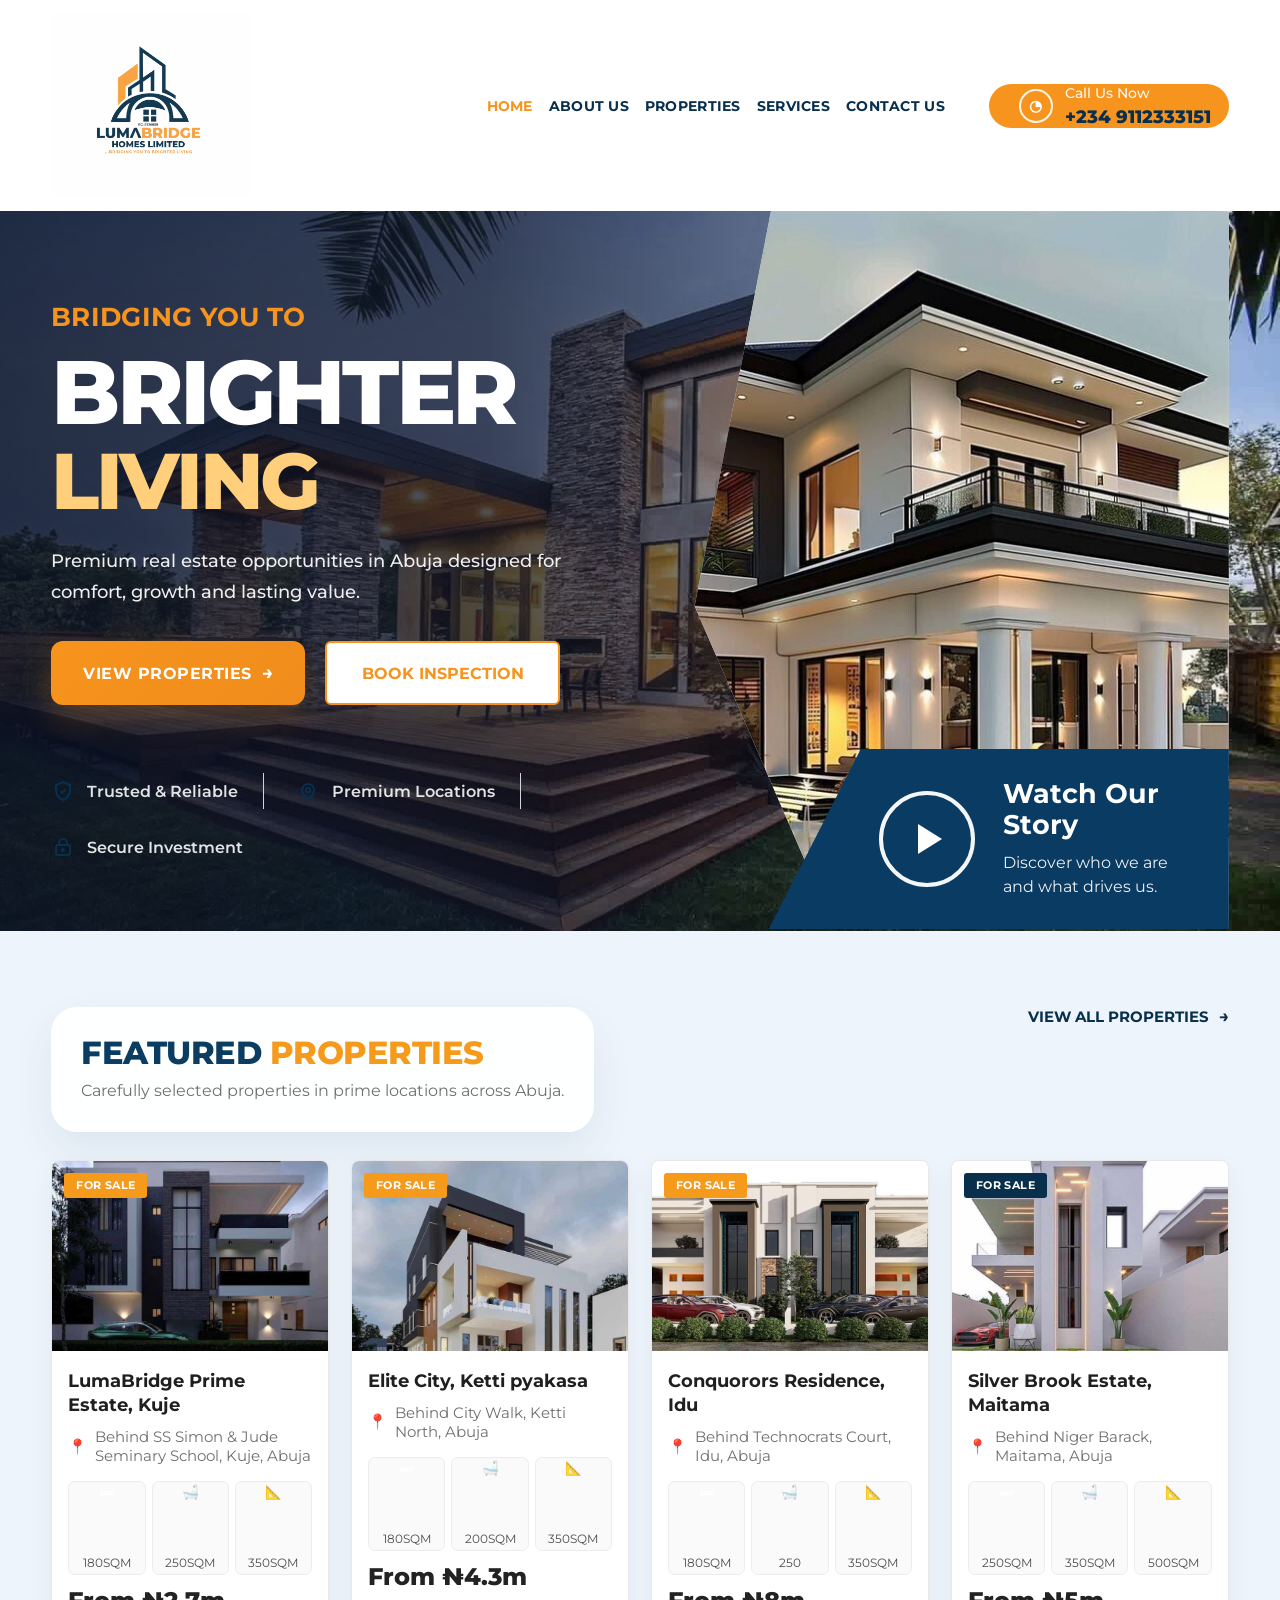
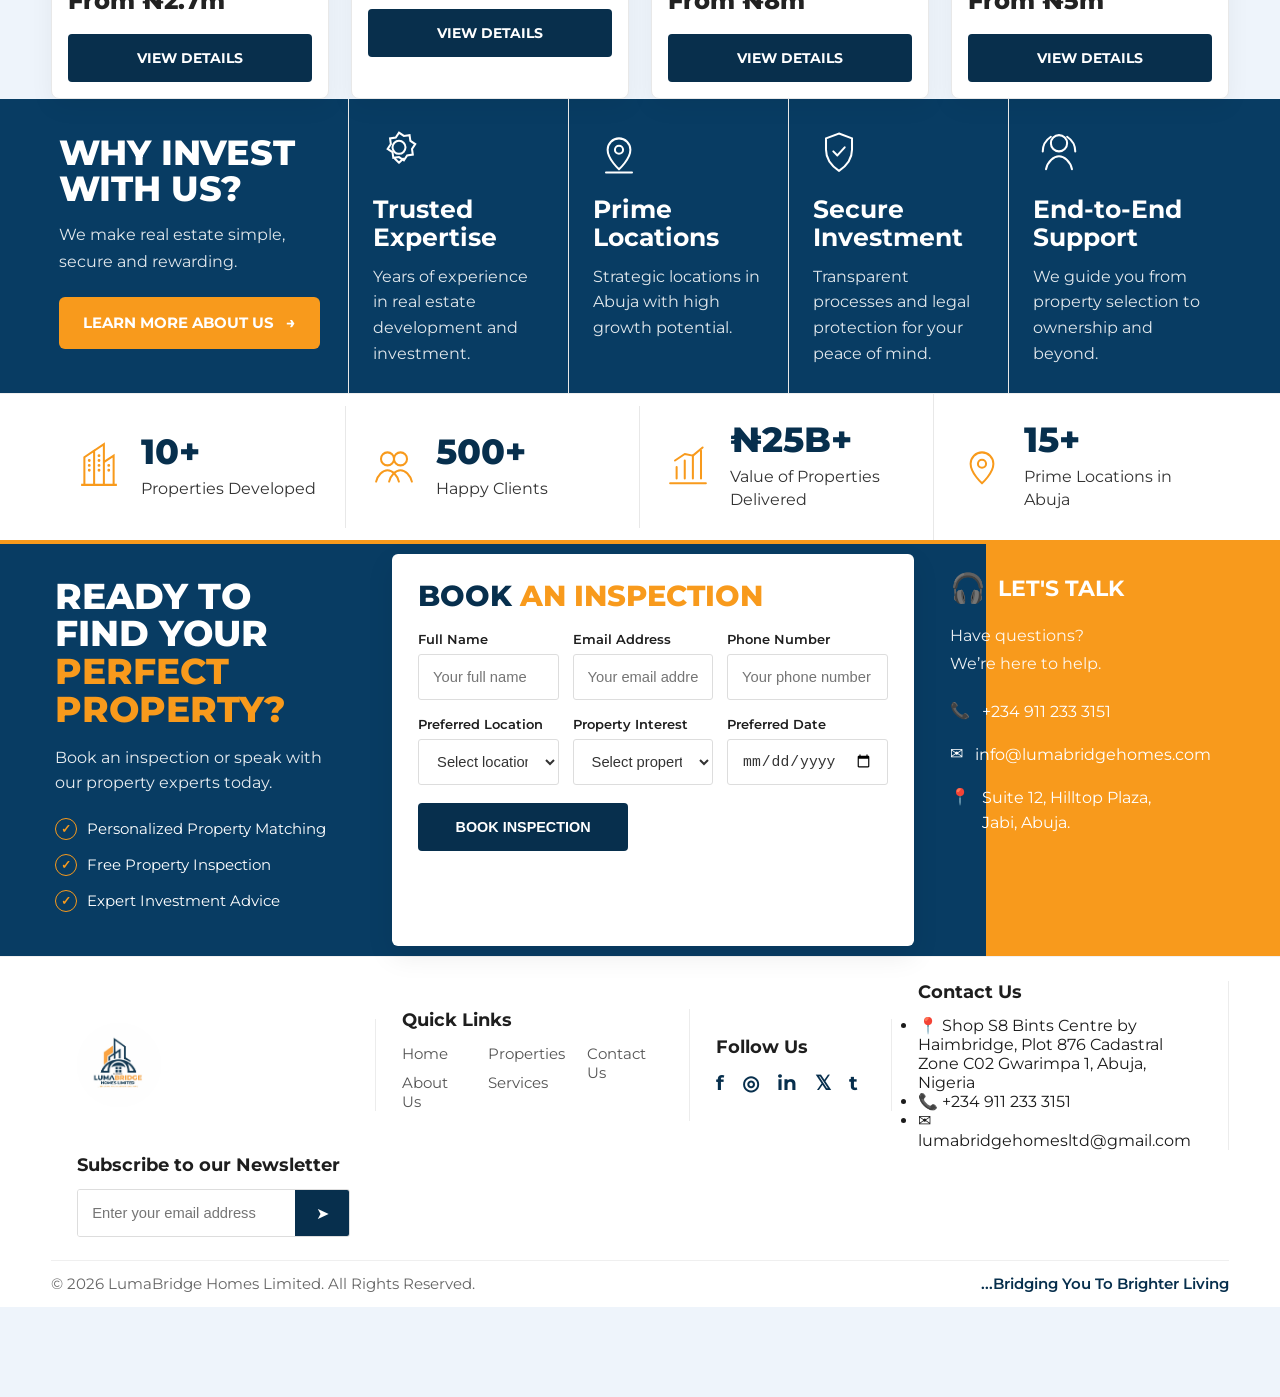
<file: index.html>
<!DOCTYPE html>
<html lang="en">
<head>
  <meta charset="UTF-8" />
  <meta name="viewport" content="width=device-width, initial-scale=1.0" />
  <title>Lumabridge Homes Limited</title>

  <!-- Google Font -->
  <link rel="preconnect" href="https://fonts.googleapis.com" />
  <link rel="preconnect" href="https://fonts.gstatic.com" crossorigin />
  <link
    href="https://fonts.googleapis.com/css2?family=Montserrat:wght@400;500;600;700;800&display=swap"
    rel="stylesheet"
  />

  <link rel="stylesheet" href="styles.css" />
</head>
<body>

  <!-- =========================
       HEADER
  ========================== -->
  <header class="site-header">
    <div class="container nav-wrap">

      <a href="index.html" class="brand" aria-label="Lumabridge Homes Limited">
        <!-- Replace with your exact logo -->
        <img src="logo.jpeg" alt="Lumabridge Homes Limited Logo" />
      </a>

      <button class="menu-toggle" id="menuToggle" type="button" aria-label="Toggle menu" aria-controls="mobileNavPanel" aria-expanded="false">
        <span></span>
        <span></span>
        <span></span>
      </button>

      <nav class="nav-menu" id="navMenu">
        <a href="index.html" class="active">HOME</a>
        <a href="index(1).html">ABOUT US</a>
        <a href="index(4).html">PROPERTIES</a>
        <a href="index(2).html">SERVICES</a>
        <a href="index(3).html">CONTACT US</a>
      </nav>

      <div class="header-call">
        <div class="call-icon">◔</div>
        <div class="call-text">
          <span>Call Us Now</span>
          <strong>+234 9112333151</strong>
        </div>
      </div>

    </div>

    <div class="mobile-nav-panel" id="mobileNavPanel">
      <a href="index.html" class="active">Home</a>
      <a href="index(1).html">About Us</a>
      <a href="index(4).html">Properties</a>
      <a href="index(2).html">Services</a>
      <a href="index(3).html">Contact Us</a>
    </div>
  </header>

  <!-- =========================
       HERO
  ========================== -->
  <section class="hero">
    <div class="container hero-inner">

      <!-- LEFT CONTENT -->
      <div class="hero-copy">
        <div class="eyebrow">BRIDGING YOU TO</div>

        <h1 class="hero-title">
          <span class="blue">BRIGHTER</span>
          <span class="orange">LIVING</span>
        </h1>

        <p class="hero-desc">
          Premium real estate opportunities in Abuja designed for comfort,
          growth and lasting value.
        </p>

        <div class="hero-actions">
          <a href="index(4).html" class="btn btn-primary" id="viewPropertiesBtn">
            VIEW PROPERTIES <span class="arrow">→</span>
          </a>

          <a href="index(5).html" class="btn btn-outline">
            BOOK INSPECTION
          </a>
        </div>

        <div class="trust-row">
          <div class="trust-item">
            <svg viewBox="0 0 24 24" aria-hidden="true">
              <path d="M12 3l7 3v5c0 5-3.5 8.5-7 10-3.5-1.5-7-5-7-10V6l7-3z"/>
              <path d="M9.5 12.2l1.7 1.7 3.3-3.6"/>
            </svg>
            <span>Trusted &amp; Reliable</span>
          </div>

          <div class="trust-item">
            <svg viewBox="0 0 24 24" aria-hidden="true">
              <path d="M12 21s-6-5.3-6-10a6 6 0 1112 0c0 4.7-6 10-6 10z"/>
              <circle cx="12" cy="11" r="2.2"/>
            </svg>
            <span>Premium Locations</span>
          </div>

          <div class="trust-item">
            <svg viewBox="0 0 24 24" aria-hidden="true">
              <rect x="5" y="10" width="14" height="10" rx="2"/>
              <path d="M8 10V8a4 4 0 118 0v2"/>
              <circle cx="12" cy="15" r="1"/>
            </svg>
            <span>Secure Investment</span>
          </div>
        </div>
      </div>

      <!-- RIGHT VISUAL -->
      <div class="hero-visual">
        <div class="image-shell">
          <!-- Replace with your exact property image -->
          <img src="house.jpg" alt="Luxury Lumabridge Property" />
        </div>

        <div class="story-card">
          <div class="play-btn" aria-hidden="true"></div>
          <div class="story-content">
            <h3>Watch Our Story</h3>
            <p>Discover who we are and what drives us.</p>
          </div>
        </div>
      </div>

    </div>
  </section>

  <section class="featured-properties">
  <div class="container">
    <div class="featured-header">
      <div class="featured-title-wrap">
        <h2 class="section-title">
          FEATURED <span>PROPERTIES</span>
        </h2>
        <p class="section-subtitle">
          Carefully selected properties in prime locations across Abuja.
        </p>
      </div>

      <a href="index(4).html" class="view-all-link">
        VIEW ALL PROPERTIES
        <span class="arrow">→</span>
      </a>
    </div>

    <div class="properties-grid">
      <!-- CARD 1 -->
      <div class="property-card">
        <div class="property-image-wrap">
          <span class="property-badge sale">FOR SALE</span>
          <img src="pro.jpeg" alt="LumaBridge Estate, kuje">
        </div>

        <div class="property-content">
          <h3 class="property-title">LumaBridge Prime Estate, Kuje</h3>

          <div class="property-location">
            <span class="location-icon">📍</span>
            <span>Behind SS Simon & Jude Seminary School, Kuje, Abuja</span>
          </div>

          <div class="property-features">
            <div class="feature-item">
              <span class="feature-icon">🛏</span>
              <span>180SQM</span>
            </div>
            <div class="feature-item">
              <span class="feature-icon">🛁</span>
              <span>250SQM</span>
            </div>
            <div class="feature-item">
              <span class="feature-icon">📐</span>
              <span>350SQM</span>
            </div>
          </div>

          <div class="property-price">From ₦2.7m</div>

          <div class="property-details" aria-hidden="true">
            <div class="detail-item">
              <span class="detail-label">Plot Size:</span>
                       <span class="detail-value">500SQM</span>
            </div>
            <div class="detail-item">
              <span class="detail-label">Estate Facilities:</span>
              <span class="detail-value">24/7 security, clubhouse, paved roads, gated access</span>
            </div>
            <div class="detail-item">
              <span class="detail-label">Title Document:</span>
              <span class="detail-value">FCDA R of O</span>
            </div>
          </div>

          <a href="index(4).html" class="property-btn">VIEW DETAILS</a>
        </div>
      </div>

      <!-- CARD 2 -->
      <div class="property-card">
        <div class="property-image-wrap">
          <span class="property-badge sale">FOR SALE</span>
          <img src="pro1.jpeg" alt="Elite City, Ketti pyakasa">
        </div>

        <div class="property-content">
          <h3 class="property-title">Elite City, Ketti pyakasa</h3>

          <div class="property-location">
            <span class="location-icon">📍</span>
            <span>Behind City Walk, Ketti North, Abuja</span>
          </div>

          <div class="property-features">
            <div class="feature-item">
              <span class="feature-icon">🛏</span>
              <span>180SQM</span>
            </div>
            <div class="feature-item">
              <span class="feature-icon">🛁</span>
              <span>200SQM</span>
            </div>
            <div class="feature-item">
              <span class="feature-icon">📐</span>
              <span>350SQM</span>
            </div>
          </div>

          <div class="property-price">From ₦4.3m</div>

          <div class="property-details" aria-hidden="true">
            <div class="detail-item">
              <span class="detail-label">Plot Size:</span>
              <span class="detail-value">500SQM</span>
            </div>
            <div class="detail-item">
              <span class="detail-label">Estate Facilities:</span>
              <span class="detail-value">Swimming pool, kids play area, landscaped gardens</span>
            </div>
            <div class="detail-item">
              <span class="detail-label">Title Document:</span>
              <span class="detail-value">FCDA C of O</span>
            </div>
          </div>

          <a href="index(4).html" class="property-btn">VIEW DETAILS</a>
        </div>
      </div>

      <!-- CARD 3 -->
      <div class="property-card">
        <div class="property-image-wrap">
          <span class="property-badge sale">FOR SALE</span>
          <img src="pro2.jpeg" alt="Conquorors Residence,Idu">
        </div>

        <div class="property-content">
          <h3 class="property-title">Conquorors Residence, Idu</h3>

          <div class="property-location">
            <span class="location-icon">📍</span>
            <span>Behind Technocrats Court, Idu, Abuja</span>
          </div>

          <div class="property-features">
            <div class="feature-item">
              <span class="feature-icon">🛏</span>
              <span>180SQM</span>
            </div>
            <div class="feature-item">
              <span class="feature-icon">🛁</span>
              <span>250</span>
            </div>
            <div class="feature-item">
              <span class="feature-icon">📐</span>
              <span>350SQM</span>
            </div>
          </div>

          <div class="property-price">From ₦8m</div>

          <div class="property-details" aria-hidden="true">
            <div class="detail-item">
              <span class="detail-label">Plot Size:</span>
              <span class="detail-value">500SQM</span>
            </div>
            <div class="detail-item">
              <span class="detail-label">Estate Facilities:</span>
              <span class="detail-value">Gym, community hall, power backup, perimeter fencing</span>
            </div>
            <div class="detail-item">
              <span class="detail-label">Title Document:</span>
              <span class="detail-value">FCDA R of O</span>
            </div>
          </div>

          <a href="index(4).html" class="property-btn">VIEW DETAILS</a>
        </div>
      </div>

      <!-- CARD 4 -->
      <div class="property-card">
        <div class="property-image-wrap">
          <span class="property-badge rent">FOR SALE</span>
          <img src="pro3.jpeg" alt="Silver Brook Estate, Maitama">
        </div>

        <div class="property-content">
          <h3 class="property-title">Silver Brook Estate, Maitama</h3>

          <div class="property-location">
            <span class="location-icon">📍</span>
            <span>Behind Niger Barack, Maitama, Abuja</span>
          </div>

          <div class="property-features">
            <div class="feature-item">
              <span class="feature-icon">🛏</span>
              <span>250SQM</span>
            </div>
            <div class="feature-item">
              <span class="feature-icon">🛁</span>
              <span>350SQM</span>
            </div>
            <div class="feature-item">
              <span class="feature-icon">📐</span>
              <span>500SQM</span>
            </div>
          </div>

          <div class="property-price">From ₦5m</div>

          <div class="property-details" aria-hidden="true">
            <div class="detail-item">
              <span class="detail-label">Plot Size:</span>
              <span class="detail-value">500SQM</span>
            </div>
            <div class="detail-item">
              <span class="detail-label">Estate Facilities:</span>
              <span class="detail-value">Landscaped gardens, dedicated parking, concierge service</span>
            </div>
            <div class="detail-item">
              <span class="detail-label">Title Document:</span>
              <span class="detail-value">FCDA C of O</span>
            </div>
          </div>

          <a href="index(4).html" class="property-btn">VIEW DETAILS</a>
        </div>
      </div>
      <!-- EXTRA CARDS (initially hidden) -->
      <div class="property-card extra">
        <div class="property-image-wrap">
          <span class="property-badge sale">FOR SALE</span>
          <img src="guzape.jpeg" alt="City View Estate">
        </div>

        <div class="property-content">
          <h3 class="property-title">CITY VIEW RESIDENCE GUZAPE 2</h3>

          <div class="property-location">
            <span class="location-icon">📍</span>
            <span>Guzape 2, Abuja</span>
          </div>

          <div class="property-features">
            <div class="feature-item">
              <span class="feature-icon">🛏</span>
              <span>250SQM</span>
            </div>
            <div class="feature-item">
              <span class="feature-icon">🛁</span>
              <span>500SQM</span>
            </div>
            <div class="feature-item">
              <span class="feature-icon">📐</span>
              <span>250SQM</span>
            </div>
          </div>

          <div class="property-price">From ₦11m</div>

          <div class="property-details" aria-hidden="true">
            <div class="detail-item">
              <span class="detail-label">Plot Size:</span>
              <span class="detail-value">500SQM</span>
            </div>
            <div class="detail-item">
              <span class="detail-label">Estate Facilities:</span>
              <span class="detail-value">Gated community, borehole water, streetlights</span>
            </div>
            <div class="detail-item">
              <span class="detail-label">Title Document:</span>
              <span class="detail-value">C of O</span>
            </div>
          </div>

          <a href="index(4).html" class="property-btn">VIEW DETAILS</a>
        </div>
      </div>

      <div class="property-card extra">
        <div class="property-image-wrap">
          <span class="property-badge sale">FOR SALE</span>
          <img src="asokoro.jpeg" alt="Unicorn Garden">
        </div>

        <div class="property-content">
          <h3 class="property-title">UNICORN GARDEN ESTATE ASOKORO</h3>

          <div class="property-location">
            <span class="location-icon">📍</span>
            <span>Sharing fence with NAF Valley Estate, Asokoro, Abuja</span>
          </div>

          <div class="property-features">
            <div class="feature-item">
              <span class="feature-icon">🛏</span>
              <span>150SQM</span>
            </div>
            <div class="feature-item">
              <span class="feature-icon">🛁</span>
              <span>250SQM</span>
            </div>
            <div class="feature-item">
              <span class="feature-icon">📐</span>
              <span>400SQM</span>
            </div>
          </div>

          <div class="property-price">From ₦45m</div>

          <div class="property-details" aria-hidden="true">
            <div class="detail-item">
              <span class="detail-label">Plot Size:</span>
              <span class="detail-value">400 SQM</span>
            </div>
            <div class="detail-item">
              <span class="detail-label">Estate Facilities:</span>
              <span class="detail-value">Private security, jogging track, clubhouse</span>
            </div>
            <div class="detail-item">
              <span class="detail-label">Title Document:</span>
              <span class="detail-value">FCDA R of O</span>
            </div>
          </div>

          <a href="index(4).html" class="property-btn">VIEW DETAILS</a>
        </div>
      </div>

      <div class="property-card extra">
        <div class="property-image-wrap">
          <span class="property-badge sale">FOR SALE</span>
          <img src="apo.jpeg" alt="Mega City Estate">
        </div>

        <div class="property-content">
          <h3 class="property-title">MEGA CITY ESTATE, APO HILTOP</h3>

          <div class="property-location">
            <span class="location-icon">📍</span>
            <span>Apo Hiltop, Abuja</span>
          </div>

          <div class="property-features">
            <div class="feature-item">
              <span class="feature-icon">🛏</span>
              <span>250 SQM</span>
            </div>
            <div class="feature-item">
              <span class="feature-icon">🛁</span>
              <span>350 SQM</span>
            </div>
            <div class="feature-item">
              <span class="feature-icon">📐</span>
              <span>500 SQM</span>
            </div>
          </div>

          <div class="property-price">From ₦20M</div>

          <div class="property-details" aria-hidden="true">
            <div class="detail-item">
              <span class="detail-label">Plot Size:</span>
              <span class="detail-value">600 SQM</span>
              <span class="detail-value">1000 SQM</span>
            </div>
            <div class="detail-item">
              <span class="detail-label">Estate Facilities:</span>
              <span class="detail-value">24/7 security, streetlights</span>
            </div>
            <div class="detail-item">
              <span class="detail-label">Title Document:</span>
              <span class="detail-value">FCDA R of O</span>
            </div>
          </div>

          <a href="index(4).html" class="property-btn">VIEW DETAILS</a>
        </div>
      </div>

      <div class="property-card extra">
        <div class="property-image-wrap">
          <span class="property-badge sale">FOR SALE</span>
          <img src="diplomatic.jpeg" alt="serenity Hills Estate">
        </div>

        <div class="property-content">
          <h3 class="property-title">SERENITY HILLS ESTATE, KATAMPE EXTENSION(MAIN)</h3>

          <div class="property-location">
            <span class="location-icon">📍</span>
            <span>Katampe Extension(Main) Diplomatic Zone, Abuja</span>
          </div>

          <div class="property-features">
            <div class="feature-item">
              <span class="feature-icon">🛏</span>
              <span>250SQM</span>
            </div>
            <div class="feature-item">
              <span class="feature-icon">🛁</span>
              <span>350 SQM</span>
            </div>
            <div class="feature-item">
              <span class="feature-icon">📐</span>
              <span>500 SQM</span>
            </div>
          </div>

          <div class="property-price">From ₦50m</div>

          <div class="property-details" aria-hidden="true">
            <div class="detail-item">
              <span class="detail-label">Plot Size:</span>
              <span class="detail-value">500 SQM</span>
            </div>
            <div class="detail-item">
              <span class="detail-label">Estate Facilities:</span>
              <span class="detail-value">Power backup, perimeter fencing, private pool</span>
            </div>
            <div class="detail-item">
              <span class="detail-label">Title Document:</span>
              <span class="detail-value">FCDA R of O</span>
            </div>
          </div>

          <a href="index(4).html" class="property-btn">VIEW DETAILS</a>
        </div>
      </div>
      <div class="property-card extra">
        <div class="property-image-wrap">
          <span class="property-badge sale">FOR SALE</span>
          <img src="maitama2.jpeg" alt="Maple Ridge">
        </div>

        <div class="property-content">
          <h3 class="property-title">Maple Ridge</h3>

          <div class="property-location">
            <span class="location-icon">📍</span>
            <span>Behind Niger Barack, Maitama, Abuja</span>
          </div>

          <div class="property-features">
            <div class="feature-item">
              <span class="feature-icon">🛏</span>
              <span>450SQM</span>
            </div>
            <div class="feature-item">
              <span class="feature-icon">🛁</span>
              <span>4 Bedroom Fully Detached Duplex</span>
            </div>
            <div class="feature-item">
              <span class="feature-icon">📐</span>
              <span>450 SQM</span>
            </div>
          </div>

          <div class="property-price">From ₦45m</div>

          <div class="property-details" aria-hidden="true">
            <div class="detail-item">
              <span class="detail-label">Plot Size:</span>
              <span class="detail-value">450SQM</span>
            </div>
            <div class="detail-item">
              <span class="detail-label">Estate Facilities:</span>
              <span class="detail-value">Gated access, streetlights, children's park</span>
            </div>
            <div class="detail-item">
              <span class="detail-label">Title Document:</span>
              <span class="detail-value">C of O</span>
            </div>
          </div>

          <a href="index(4).html" class="property-btn">VIEW DETAILS</a>
        </div>
      </div>
    </div>
  </div>

  <section class="invest-section">
  <div class="invest-top">
    <div class="container invest-top-grid">

      <!-- Left Intro Box -->
      <div class="invest-intro">
        <h2>WHY INVEST<br>WITH US?</h2>
        <p>We make real estate simple, secure and rewarding.</p>
        <a href="index(1).html" class="invest-btn">
          LEARN MORE ABOUT US
          <span>→</span>
        </a>
      </div>

      <!-- Feature 1 -->
      <div class="invest-feature">
        <div class="feature-icon">
          <!-- Medal / Trusted Expertise -->
          <svg viewBox="0 0 64 64" fill="none">
            <path d="M32 7l6 4 7-1 1 7 6 4-4 6 1 7-7 1-4 6-6-4-7 1-1-7-6-4 4-6-1-7 7-1 4-6z" stroke="currentColor" stroke-width="2.5"/>
            <circle cx="32" cy="25" r="8" stroke="currentColor" stroke-width="2.5"/>
            <path d="M27 39l5 5 5-5" stroke="currentColor" stroke-width="2.5" stroke-linecap="round" stroke-linejoin="round"/>
          </svg>
        </div>
        <h3>Trusted Expertise</h3>
        <p>Years of experience in real estate development and investment.</p>
      </div>

      <!-- Feature 2 -->
      <div class="invest-feature">
        <div class="feature-icon">
          <!-- Location -->
          <svg viewBox="0 0 64 64" fill="none">
            <path d="M32 52s14-12.5 14-24a14 14 0 10-28 0c0 11.5 14 24 14 24z" stroke="currentColor" stroke-width="2.5"/>
            <circle cx="32" cy="28" r="5" stroke="currentColor" stroke-width="2.5"/>
            <path d="M16 56h32" stroke="currentColor" stroke-width="2.5" stroke-linecap="round"/>
          </svg>
        </div>
        <h3>Prime Locations</h3>
        <p>Strategic locations in Abuja with high growth potential.</p>
      </div>

      <!-- Feature 3 -->
      <div class="invest-feature">
        <div class="feature-icon">
          <!-- Shield -->
          <svg viewBox="0 0 64 64" fill="none">
            <path d="M32 8l16 6v14c0 14-10 22-16 26-6-4-16-12-16-26V14l16-6z" stroke="currentColor" stroke-width="2.5"/>
            <path d="M25 30l5 5 9-10" stroke="currentColor" stroke-width="2.5" stroke-linecap="round" stroke-linejoin="round"/>
          </svg>
        </div>
        <h3>Secure Investment</h3>
        <p>Transparent processes and legal protection for your peace of mind.</p>
      </div>

      <!-- Feature 4 -->
      <div class="invest-feature">
        <div class="feature-icon">
          <!-- Support -->
          <svg viewBox="0 0 64 64" fill="none">
            <circle cx="32" cy="20" r="10" stroke="currentColor" stroke-width="2.5"/>
            <path d="M16 52c2-10 10-16 16-16s14 6 16 16" stroke="currentColor" stroke-width="2.5" stroke-linecap="round"/>
            <path d="M12 30c0-8 4-14 10-18M52 30c0-8-4-14-10-18" stroke="currentColor" stroke-width="2.5" stroke-linecap="round"/>
          </svg>
        </div>
        <h3>End-to-End Support</h3>
        <p>We guide you from property selection to ownership and beyond.</p>
      </div>

    </div>
  </div>

  <!-- Bottom Stats -->
  <div class="invest-stats">
    <div class="container stats-grid">

      <div class="stat-item">
        <div class="stat-icon orange">
          <!-- Building -->
          <svg viewBox="0 0 64 64" fill="none">
            <path d="M14 54V20l12-8v42M26 54V12l12-8v50M38 54V26l12-8v36M10 54h44" stroke="currentColor" stroke-width="2.5"/>
            <path d="M20 24h.01M20 30h.01M20 36h.01M32 18h.01M32 24h.01M32 30h.01M32 36h.01M44 30h.01M44 36h.01" stroke="currentColor" stroke-width="3.5" stroke-linecap="round"/>
          </svg>
        </div>
        <div class="stat-content">
          <h3>10+</h3>
          <p>Properties Developed</p>
        </div>
      </div>

      <div class="stat-item">
        <div class="stat-icon orange">
          <!-- People -->
          <svg viewBox="0 0 64 64" fill="none">
            <circle cx="24" cy="22" r="8" stroke="currentColor" stroke-width="2.5"/>
            <circle cx="40" cy="22" r="8" stroke="currentColor" stroke-width="2.5"/>
            <path d="M10 50c2-8 8-14 14-14s12 6 14 14" stroke="currentColor" stroke-width="2.5" stroke-linecap="round"/>
            <path d="M26 50c2-8 8-14 14-14s12 6 14 14" stroke="currentColor" stroke-width="2.5" stroke-linecap="round"/>
          </svg>
        </div>
        <div class="stat-content">
          <h3>500+</h3>
          <p>Happy Clients</p>
        </div>
      </div>

      <div class="stat-item">
        <div class="stat-icon orange">
          <!-- Chart -->
          <svg viewBox="0 0 64 64" fill="none">
            <path d="M10 52h44" stroke="currentColor" stroke-width="2.5" stroke-linecap="round"/>
            <path d="M18 46V32M28 46V24M38 46V18M48 46V12" stroke="currentColor" stroke-width="2.5" stroke-linecap="round"/>
            <path d="M16 24l12-8 10 2 12-10" stroke="currentColor" stroke-width="2.5" stroke-linecap="round" stroke-linejoin="round"/>
          </svg>
        </div>
        <div class="stat-content">
          <h3>₦25B+</h3>
          <p>Value of Properties Delivered</p>
        </div>
      </div>

      <div class="stat-item">
        <div class="stat-icon orange">
          <!-- Pin -->
          <svg viewBox="0 0 64 64" fill="none">
            <path d="M32 52s14-12.5 14-24a14 14 0 10-28 0c0 11.5 14 24 14 24z" stroke="currentColor" stroke-width="2.5"/>
            <circle cx="32" cy="28" r="5" stroke="currentColor" stroke-width="2.5"/>
          </svg>
        </div>
        <div class="stat-content">
          <h3>15+</h3>
          <p>Prime Locations in Abuja</p>
        </div>
      </div>

    </div>
  </div>
</section>

<section class="lumabridge-cta-footer">
  <!-- TOP CTA AREA -->
  <div class="cta-top-wrap">
    <div class="container cta-grid">

      <!-- LEFT CTA -->
      <div class="cta-left">
        <h2>
          READY TO FIND YOUR
          <span>PERFECT PROPERTY?</span>
        </h2>
        <p>
          Book an inspection or speak with our property experts today.
        </p>

        <ul class="cta-benefits">
          <li>
            <span class="check-icon">✓</span>
            Personalized Property Matching
          </li>
          <li>
            <span class="check-icon">✓</span>
            Free Property Inspection
          </li>
          <li>
            <span class="check-icon">✓</span>
            Expert Investment Advice
          </li>
        </ul>
      </div>

      <!-- CENTER FORM -->
      <div class="cta-form-box">
        <h3>BOOK <span>AN INSPECTION</span></h3>

        <form class="inspection-form">
          <div class="form-grid">
            <div class="form-group">
              <label>Full Name</label>
              <input id="inspectionName" type="text" placeholder="Your full name">
            </div>

            <div class="form-group">
              <label>Email Address</label>
              <input id="inspectionEmail" type="email" placeholder="Your email address">
            </div>

            <div class="form-group">
              <label>Phone Number</label>
              <input id="inspectionPhone" type="tel" placeholder="Your phone number">
            </div>

            <div class="form-group">
              <label>Preferred Location</label>
              <select id="inspectionLocation">
                <option>Select location</option>
                <option>Kuje, Abuja</option>
                <option>Maitama 2, Abuja</option>
                <option>Asokoro, Abuja</option>
                <option>Apo Tafi, Abuja</option>
                <option>Idu, Abuja</option>
                <option>Pyakasa, Abuja</option>
                <option>Guzape 2, Abuja</option>
                <option>Katampe Extension, Abuja</option>
              </select>
            </div>

            <div class="form-group">
              <label>Property Interest</label>
              <select id="inspectionPropertyType">
                <option>Select property type</option>
                <option>Apartment</option>
                <option>Duplex</option>
                <option>Terrace</option>
                <option>Semi Detached</option>
              </select>
            </div>

            <div class="form-group">
              <label>Preferred Date</label>
              <input id="inspectionDate" type="date">
            </div>
          </div>

          <button type="button" class="inspection-btn" onclick="openWhatsAppInspection()">
            BOOK INSPECTION
          </button>
        </form>
      </div>

      <!-- RIGHT CONTACT -->
      <div class="cta-right">
        <div class="talk-title">
          <span class="talk-icon">🎧</span>
          <h4>LET'S TALK</h4>
        </div>

        <p class="talk-text">
          Have questions?<br>
          We’re here to help.
        </p>

        <ul class="contact-list">
          <li>
            <span class="contact-icon">📞</span>
            <a href="tel:+2349112333151">+234 911 233 3151</a>
          </li>
          <li>
            <span class="contact-icon">✉</span>
            <a href="mailto:info@lumabridgehomes.com">info@lumabridgehomes.com</a>
          </li>
          <li>
            <span class="contact-icon">📍</span>
            <span>Suite 12, Hilltop Plaza,<br>Jabi, Abuja.</span>
          </li>
        </ul>
      </div>

    </div>
  </div>

  <!-- FOOTER MAIN -->
  <footer class="site-footer">
    <div class="container footer-main">
      <!-- Logo -->
      <div class="footer-col footer-brand">
        <a href="index.html" class="footer-logo">
          <div class="center-logo-circle-sm">
            <img src="logo.jpeg" alt="LumaBridge Homes Limited">
          </div>
        </a>
      </div>

      <!-- Quick Links -->
      <div class="footer-col footer-links">
        <h5>Quick Links</h5>
        <div class="footer-links-grid">
          <ul>
            <li><a href="index.html">Home</a></li>
            <li><a href="index(1).html">About Us</a></li>
          </ul>
          <ul>
            <li><a href="index(4).html">Properties</a></li>
            <li><a href="index(2).html">Services</a></li>
          </ul>
          <ul>
            <li><a href="index(3).html">Contact Us</a></li>
          </ul>
        </div>
      </div>

      <!-- Social -->
      <div class="footer-col footer-social">
        <h5>Follow Us</h5>
        <div class="social-links">
          <a href="https://www.facebook.com/share/1Br2fuHreR/?mibextid=wwXIfr" aria-label="Facebook">f</a>
          <a href="https://www.instagram.com/lumabridge_homes_ltd?igsh=c2JqeHV4NjdyOG9x&utm_source=qr" aria-label="Instagram">◎</a>
          <a href="https://www.linkedin.com/in/lumabridgehomesltd-bringing-you-to-brighter-living-5264223a8?utm_source=share&utm_campaign=share_via&utm_content=profile&utm_medium=ios_app" aria-label="LinkedIn">in</a>
          <a href="https://twitter.com/lumabridgehomesltd" aria-label="Twitter">𝕏</a>
          <a href="https://www.tiktok.com/@lumabridgehomesltd?_r=1&_t=ZS-98F03LconI4" aria-label="TikTok">t</a>
        </div>
      </div>

      <!-- Contact / Office Address -->
      <div class="footer-col footer-contact">
        <h5>Contact Us</h5>
        <ul class="contact-footer-list">
          <li>
            <span class="contact-icon">📍</span>
            <span>Shop S8 Bints Centre by Haimbridge, Plot 876 Cadastral Zone C02 Gwarimpa 1, Abuja, Nigeria</span>
          </li>
          <li>
            <span class="contact-icon">📞</span>
            <a href="tel:+2349112333151">+234 911 233 3151</a>
          </li>
          <li>
            <span class="contact-icon">✉</span>
            <a href="mailto:info@lumabridgehomes.com">lumabridgehomesltd@gmail.com</a>
          </li>
        </ul>
      </div>

      <!-- Newsletter -->
      <div class="footer-col footer-newsletter">
        <h5>Subscribe to our Newsletter</h5>
        <form class="newsletter-form">
          <input type="email" placeholder="Enter your email address">
          <button type="submit">➤</button>
        </form>
      </div>
    </div>

    <!-- Bottom bar -->
    <div class="container footer-bottom">
      <p>© 2026 LumaBridge Homes Limited. All Rights Reserved.</p>
      <span>...Bridging You To Brighter Living</span>
    </div>
  </footer>
</section>
  <script>
    const menuToggle = document.getElementById('menuToggle');
    const mobileNavPanel = document.getElementById('mobileNavPanel');

    function openWhatsAppInspection() {
      const fullName = document.getElementById('inspectionName')?.value?.trim() || 'Not provided';
      const email = document.getElementById('inspectionEmail')?.value?.trim() || 'Not provided';
      const phone = document.getElementById('inspectionPhone')?.value?.trim() || 'Not provided';
      const location = document.getElementById('inspectionLocation')?.value || 'Not provided';
      const propertyType = document.getElementById('inspectionPropertyType')?.value || 'Not provided';
      const preferredDate = document.getElementById('inspectionDate')?.value || 'Not provided';

      const message = [
        'Hello Lumabridge Homes, I would like to book an inspection.',
        `Full Name: ${fullName}`,
        `Email: ${email}`,
        `Phone: ${phone}`,
        `Preferred Location: ${location}`,
        `Property Interest: ${propertyType}`,
        `Preferred Date: ${preferredDate}`
      ].join('\n');

      const whatsappUrl = `https://wa.me/2349112333151?text=${encodeURIComponent(message)}`;
      window.open(whatsappUrl, '_blank', 'noopener,noreferrer');
    }

    if (menuToggle && mobileNavPanel) {
      menuToggle.addEventListener('click', () => {
        const isOpen = menuToggle.classList.toggle('active');
        mobileNavPanel.classList.toggle('open', isOpen);
        menuToggle.setAttribute('aria-expanded', String(isOpen));
      });

      mobileNavPanel.querySelectorAll('a').forEach((link) => {
        link.addEventListener('click', () => {
          mobileNavPanel.classList.remove('open');
          menuToggle.classList.remove('active');
          menuToggle.setAttribute('aria-expanded', 'false');
        });
      });
    }
  </script>
</body>
</html>
</file>
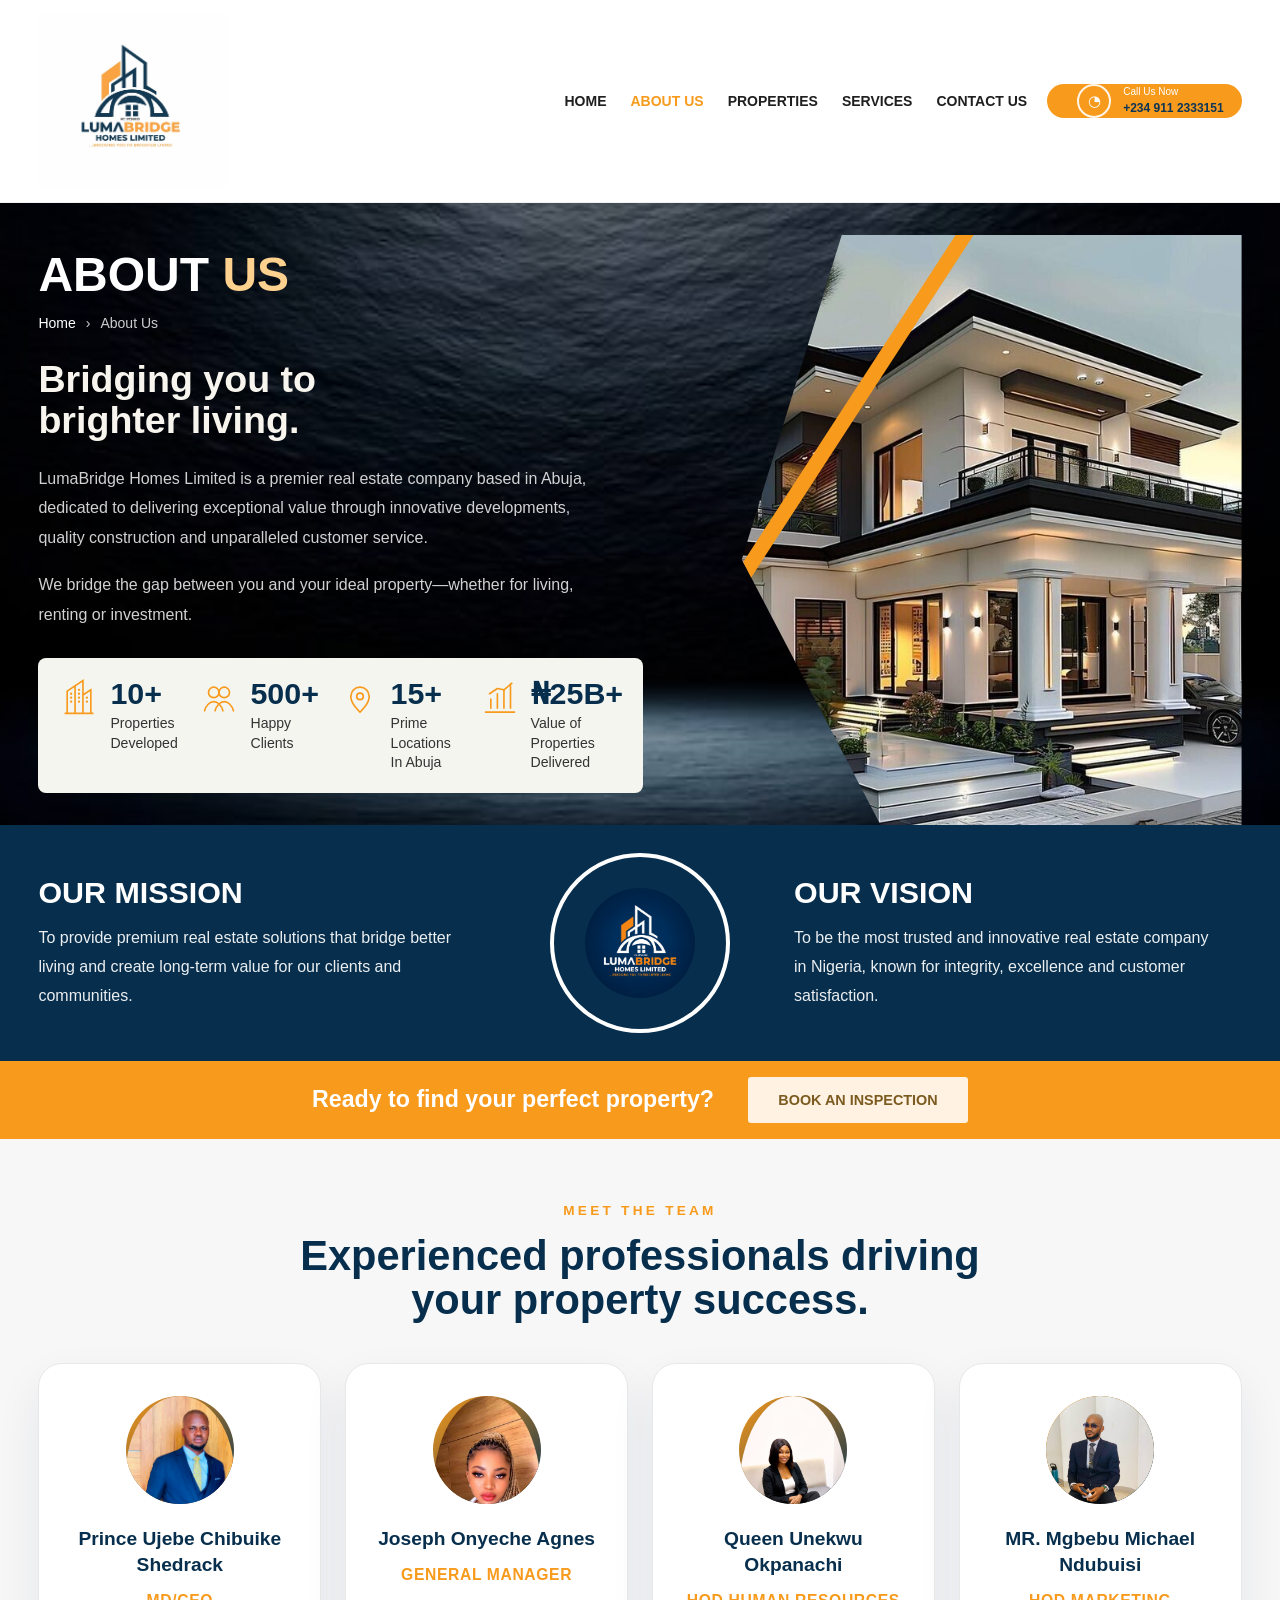
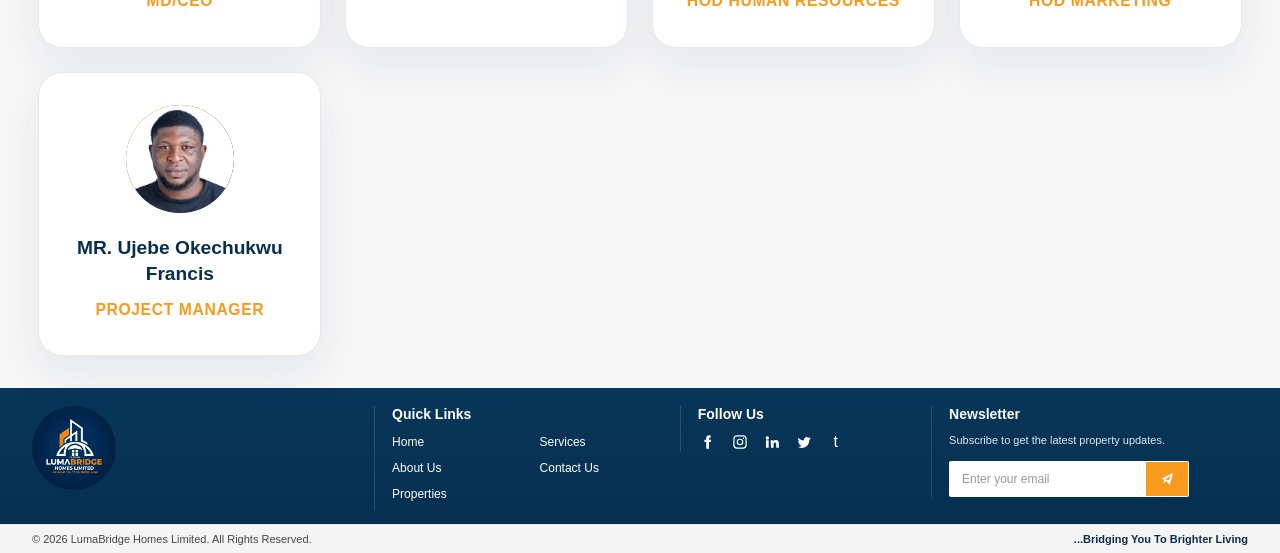
<file: index(1).html>
<!DOCTYPE html>
<html lang="en">
<head>
  <meta charset="UTF-8" />
  <meta name="viewport" content="width=device-width, initial-scale=1.0" />
  <title>About Us | LumaBridge Homes Limited</title>
  <link rel="stylesheet" href="style(1)s.css" />
</head>
<body>

  <!-- =========================
       ABOUT PAGE WRAPPER
  ========================== -->
  <section class="about-page">

    <!-- =========================
         NAVBAR
    ========================== -->
    <header class="about-header">
      <div class="container nav-container">
        <a href="index.html" class="logo">
          <img src="logo.jpeg" alt="LumaBridge Homes Limited">
        </a>

        <button class="menu-toggle" id="menuToggle" type="button" aria-label="Toggle menu" aria-controls="navMenu" aria-expanded="false">
          <span></span>
          <span></span>
          <span></span>
        </button>

        <nav class="nav-menu" id="navMenu">
          <a href="index.html">HOME</a>
          <a href="index(1).html" class="active">ABOUT US</a>
          <a href="index(4).html">PROPERTIES</a>
          <a href="index(2).html">SERVICES</a>
          <a href="index(3).html">CONTACT US</a>
        </nav>

        <div class="header-call">
          <div class="call-icon">◔</div>
          <div class="call-text">
            <span>Call Us Now</span>
            <strong>+234 911 2333151</strong>
          </div>
        </div>
      </div>
    </header>

    <!-- =========================
         HERO / INTRO AREA
    ========================== -->
    <section class="about-hero">
      <div class="container hero-grid">

        <!-- LEFT CONTENT -->
        <div class="hero-content">
          <h1>ABOUT <span>US</span></h1>

          <div class="breadcrumb">
            <a href="index.html">Home</a>
            <span>›</span>
            <span>About Us</span>
          </div>

          <h2>Bridging you to<br>brighter living.</h2>

          <p>
            LumaBridge Homes Limited is a premier real estate company based in Abuja,
            dedicated to delivering exceptional value through innovative developments,
            quality construction and unparalleled customer service.
          </p>

          <p>
            We bridge the gap between you and your ideal property—whether for living,
            renting or investment.
          </p>

          <!-- STATS -->
          <div class="hero-stats">
            <div class="stat-box">
              <div class="stat-icon">
                <svg viewBox="0 0 64 64" fill="none">
                  <path d="M14 54V20l12-8v42M26 54V12l12-8v50M38 54V26l12-8v36M10 54h44" stroke="currentColor" stroke-width="2.5"/>
                  <path d="M20 24h.01M20 30h.01M20 36h.01M32 18h.01M32 24h.01M32 30h.01M32 36h.01M44 30h.01M44 36h.01" stroke="currentColor" stroke-width="3.5" stroke-linecap="round"/>
                </svg>
              </div>
              <div class="stat-text">
                <h3>10+</h3>
                <p>Properties<br>Developed</p>
              </div>
            </div>

            <div class="stat-box">
              <div class="stat-icon">
                <svg viewBox="0 0 64 64" fill="none">
                  <circle cx="24" cy="22" r="8" stroke="currentColor" stroke-width="2.5"/>
                  <circle cx="40" cy="22" r="8" stroke="currentColor" stroke-width="2.5"/>
                  <path d="M10 50c2-8 8-14 14-14s12 6 14 14" stroke="currentColor" stroke-width="2.5" stroke-linecap="round"/>
                  <path d="M26 50c2-8 8-14 14-14s12 6 14 14" stroke="currentColor" stroke-width="2.5" stroke-linecap="round"/>
                </svg>
              </div>
              <div class="stat-text">
                <h3>500+</h3>
                <p>Happy<br>Clients</p>
              </div>
            </div>

            <div class="stat-box">
              <div class="stat-icon">
                <svg viewBox="0 0 64 64" fill="none">
                  <path d="M32 52s14-12.5 14-24a14 14 0 10-28 0c0 11.5 14 24 14 24z" stroke="currentColor" stroke-width="2.5"/>
                  <circle cx="32" cy="28" r="5" stroke="currentColor" stroke-width="2.5"/>
                </svg>
              </div>
              <div class="stat-text">
                <h3>15+</h3>
                <p>Prime Locations<br>In Abuja</p>
              </div>
            </div>

            <div class="stat-box">
              <div class="stat-icon">
                <svg viewBox="0 0 64 64" fill="none">
                  <path d="M10 52h44" stroke="currentColor" stroke-width="2.5" stroke-linecap="round"/>
                  <path d="M18 46V32M28 46V24M38 46V18M48 46V12" stroke="currentColor" stroke-width="2.5" stroke-linecap="round"/>
                  <path d="M16 24l12-8 10 2 12-10" stroke="currentColor" stroke-width="2.5" stroke-linecap="round" stroke-linejoin="round"/>
                </svg>
              </div>
              <div class="stat-text">
                <h3>₦25B+</h3>
                <p>Value of Properties<br>Delivered</p>
              </div>
            </div>
          </div>
        </div>

        <!-- RIGHT IMAGE -->
        <div class="hero-image">
          <div class="hero-image-wrap">
            <img src="house.jpg" alt="Luxury Property">
          </div>
        </div>
      </div>
    </section>

    <!-- =========================
         MISSION / VISION STRIP
    ========================== -->
    <section class="mission-vision">
      <div class="container mission-grid">
        <div class="mission-box">
          <h3>OUR MISSION</h3>
          <p>
            To provide premium real estate solutions that bridge better living
            and create long-term value for our clients and communities.
          </p>
        </div>

        <div class="center-logo-box">
          <div class="center-logo-circle">
            <img src="logo1.png" alt="Lumabridge Logo Mark">
          </div>
        </div>

        <div class="vision-box">
          <h3>OUR VISION</h3>
          <p>
            To be the most trusted and innovative real estate company in Nigeria,
            known for integrity, excellence and customer satisfaction.
          </p>
        </div>
      </div>
    </section>

    <!-- =========================
         CTA STRIP
    ========================== -->
    <section class="about-cta-strip">
      <div class="container cta-inner">
        <p>Ready to find your perfect property?</p>
        <a href="index(5).html" class="cta-btn">BOOK AN INSPECTION</a>
      </div>
    </section>

    <!-- =========================
         TEAM SECTION
    ========================== -->
    <section class="team-section">
      <div class="container">
        <div class="section-intro">
          <p>Meet the Team</p>
          <h2>Experienced professionals driving your property success.</h2>
        </div>

        <div class="team-grid">
          <article class="team-card">
            <div class="team-card-photo">
              <img src="md.jpeg" alt="Ada Nwosu" onload="this.nextElementSibling.style.display='none'" onerror="this.style.display='none'">
              <div class="team-initials">AN</div>
            </div>
            <h3>Prince Ujebe Chibuike Shedrack</h3>
            <p>MD/CEO</p>
          </article>

          <article class="team-card">
            <div class="team-card-photo">
              <img src="gm.jpeg" alt="Chinedu Uche" onload="this.nextElementSibling.style.display='none'" onerror="this.style.display='none'">
              <div class="team-initials">CU</div>
            </div>
            <h3>Joseph Onyeche Agnes</h3>
            <p>General Manager</p>
          </article>

          <article class="team-card">
            <div class="team-card-photo">
              <img src="hodhr.jpeg" alt="Amina Bello" onload="this.nextElementSibling.style.display='none'" onerror="this.style.display='none'">
              <div class="team-initials">AB</div>
            </div>
            <h3>Queen Unekwu Okpanachi</h3>
            <p>HOD Human Resources</p>
          </article>

          <article class="team-card">
            <div class="team-card-photo">
              <img src="hodmkting.jpeg" alt="Emeka Okafor" onload="this.nextElementSibling.style.display='none'" onerror="this.style.display='none'">
              <div class="team-initials">EO</div>
            </div>
            <h3>MR. Mgbebu Michael Ndubuisi</h3>
            <p>HOD Marketing</p>
          </article>

          <article class="team-card">
            <div class="team-card-photo">
              <img src="projectmgr.jpeg" alt="Emeka Okafor" onload="this.nextElementSibling.style.display='none'" onerror="this.style.display='none'">
              <div class="team-initials">EO</div>
            </div>
            <h3>MR. Ujebe Okechukwu Francis</h3>
            <p>Project Manager</p>
          </article>
        </div>
      </div>
    </section>

    <footer class="lumabridge-footer">
  <div class="footer-main">
    <div class="footer-container">

      <!-- Logo / Brand -->
      <div class="footer-brand">
        <a href="index.html" class="footer-logo">
          <div class="center-logo-circle-sm">
            <img src="logo1.png" alt="LumaBridge Homes Limited">
          </div>
        </a>
      </div>

      <!-- Quick Links -->
      <div class="footer-links footer-block">
        <h4>Quick Links</h4>
        <div class="footer-links-grid">
          <ul>
            <li><a href="index.html">Home</a></li>
            <li><a href="index(1).html">About Us</a></li>
            <li><a href="index(4).html">Properties</a></li>
          </ul>
          <ul>
            <li><a href="index(2).html">Services</a></li>
            <li><a href="index(3).html">Contact Us</a></li>
          </ul>
        </div>
      </div>

      <!-- Social -->
      <div class="footer-social footer-block">
        <h4>Follow Us</h4>
        <div class="social-icons">
          <a href="https://www.facebook.com/share/1Br2fuHreR/?mibextid=wwXIfr" aria-label="Facebook">
            <svg viewBox="0 0 24 24" fill="currentColor">
              <path d="M13.5 8.5V6.8c0-.8.5-1.3 1.4-1.3H16V2.2c-.6-.1-1.4-.2-2.5-.2-2.5 0-4.2 1.5-4.2 4.4v2.1H6.5v3.6h2.8V22h4.2v-9.9h2.8l.4-3.6h-3.2z"/>
            </svg>
          </a>

          <a href="https://www.instagram.com/lumabridge_homes_ltd?igsh=c2JqeHV4NjdyOG9x&utm_source=qr" aria-label="Instagram">
            <svg viewBox="0 0 24 24" fill="currentColor">
              <path d="M7.5 2h9A5.5 5.5 0 0 1 22 7.5v9a5.5 5.5 0 0 1-5.5 5.5h-9A5.5 5.5 0 0 1 2 16.5v-9A5.5 5.5 0 0 1 7.5 2zm0 1.8A3.7 3.7 0 0 0 3.8 7.5v9a3.7 3.7 0 0 0 3.7 3.7h9a3.7 3.7 0 0 0 3.7-3.7v-9a3.7 3.7 0 0 0-3.7-3.7h-9zm9.7 1.4a1.1 1.1 0 1 1 0 2.2 1.1 1.1 0 0 1 0-2.2zM12 7a5 5 0 1 1 0 10 5 5 0 0 1 0-10zm0 1.8A3.2 3.2 0 1 0 12 15.2 3.2 3.2 0 0 0 12 8.8z"/>
            </svg>
          </a>

          <a href="https://www.linkedin.com/in/lumabridgehomesltd-bringing-you-to-brighter-living-5264223a8?utm_source=share&utm_campaign=share_via&utm_content=profile&utm_medium=ios_app" aria-label="LinkedIn">
            <svg viewBox="0 0 24 24" fill="currentColor">
              <path d="M4.98 3.5A2.48 2.48 0 1 1 5 8.46 2.48 2.48 0 0 1 4.98 3.5zM3 9.5h4v11H3zm7 0h3.8V11h.1c.5-.9 1.8-1.9 3.7-1.9 4 0 4.7 2.4 4.7 5.6v5.8h-4v-5.1c0-1.2 0-2.8-1.8-2.8s-2.1 1.3-2.1 2.7v5.2h-4z"/>
            </svg>
          </a>

          <a href="https://twitter.com/lumabridgehomesltd" aria-label="Twitter">
            <svg viewBox="0 0 24 24" fill="currentColor">
              <path d="M22 5.9c-.7.3-1.5.6-2.3.7.8-.5 1.4-1.2 1.7-2.1-.8.5-1.7.9-2.6 1.1A4.1 4.1 0 0 0 12 8.9c0 .3 0 .6.1.9-3.4-.2-6.4-1.8-8.4-4.3-.4.6-.5 1.2-.5 2 0 1.4.7 2.7 1.8 3.4-.7 0-1.3-.2-1.9-.5v.1c0 2 1.4 3.7 3.3 4.1-.3.1-.7.1-1.1.1-.3 0-.5 0-.8-.1.5 1.7 2.1 3 4 3A8.3 8.3 0 0 1 2 19.3 11.7 11.7 0 0 0 8.3 21c7.5 0 11.7-6.1 11.7-11.5v-.5c.8-.5 1.5-1.2 2-2.1z"/>
            </svg>
          </a>
          <a href="https://www.tiktok.com/@lumabridgehomesltd?_r=1&_t=ZS-98F03LconI4" aria-label="TikTok">t</a>
        </div>
      </div>

      <!-- Newsletter -->
      <div class="footer-newsletter footer-block">
        <h4>Newsletter</h4>
        <p>Subscribe to get the latest property updates.</p>

        <form class="newsletter-form">
          <input type="email" placeholder="Enter your email" required>
          <button type="submit" aria-label="Subscribe">
            <svg viewBox="0 0 24 24" fill="currentColor">
              <path d="M3 11.5 21 3l-4.8 18-5.3-6.1-4.4 3.7 1.3-5.8L3 11.5zm6.5 1.2 5.2 1.2 2.8-7.1-8 5.9z"/>
            </svg>
          </button>
        </form>
      </div>

    </div>
  </div>

  <!-- Bottom Bar -->
  <div class="footer-bottom">
    <div class="footer-bottom-container">
      <p>© 2026 LumaBridge Homes Limited. All Rights Reserved.</p>
      <span>...Bridging You To Brighter Living</span>
    </div>
  </div>
</footer>


  <script src="about.js"></script>
</body>
</html>
</file>
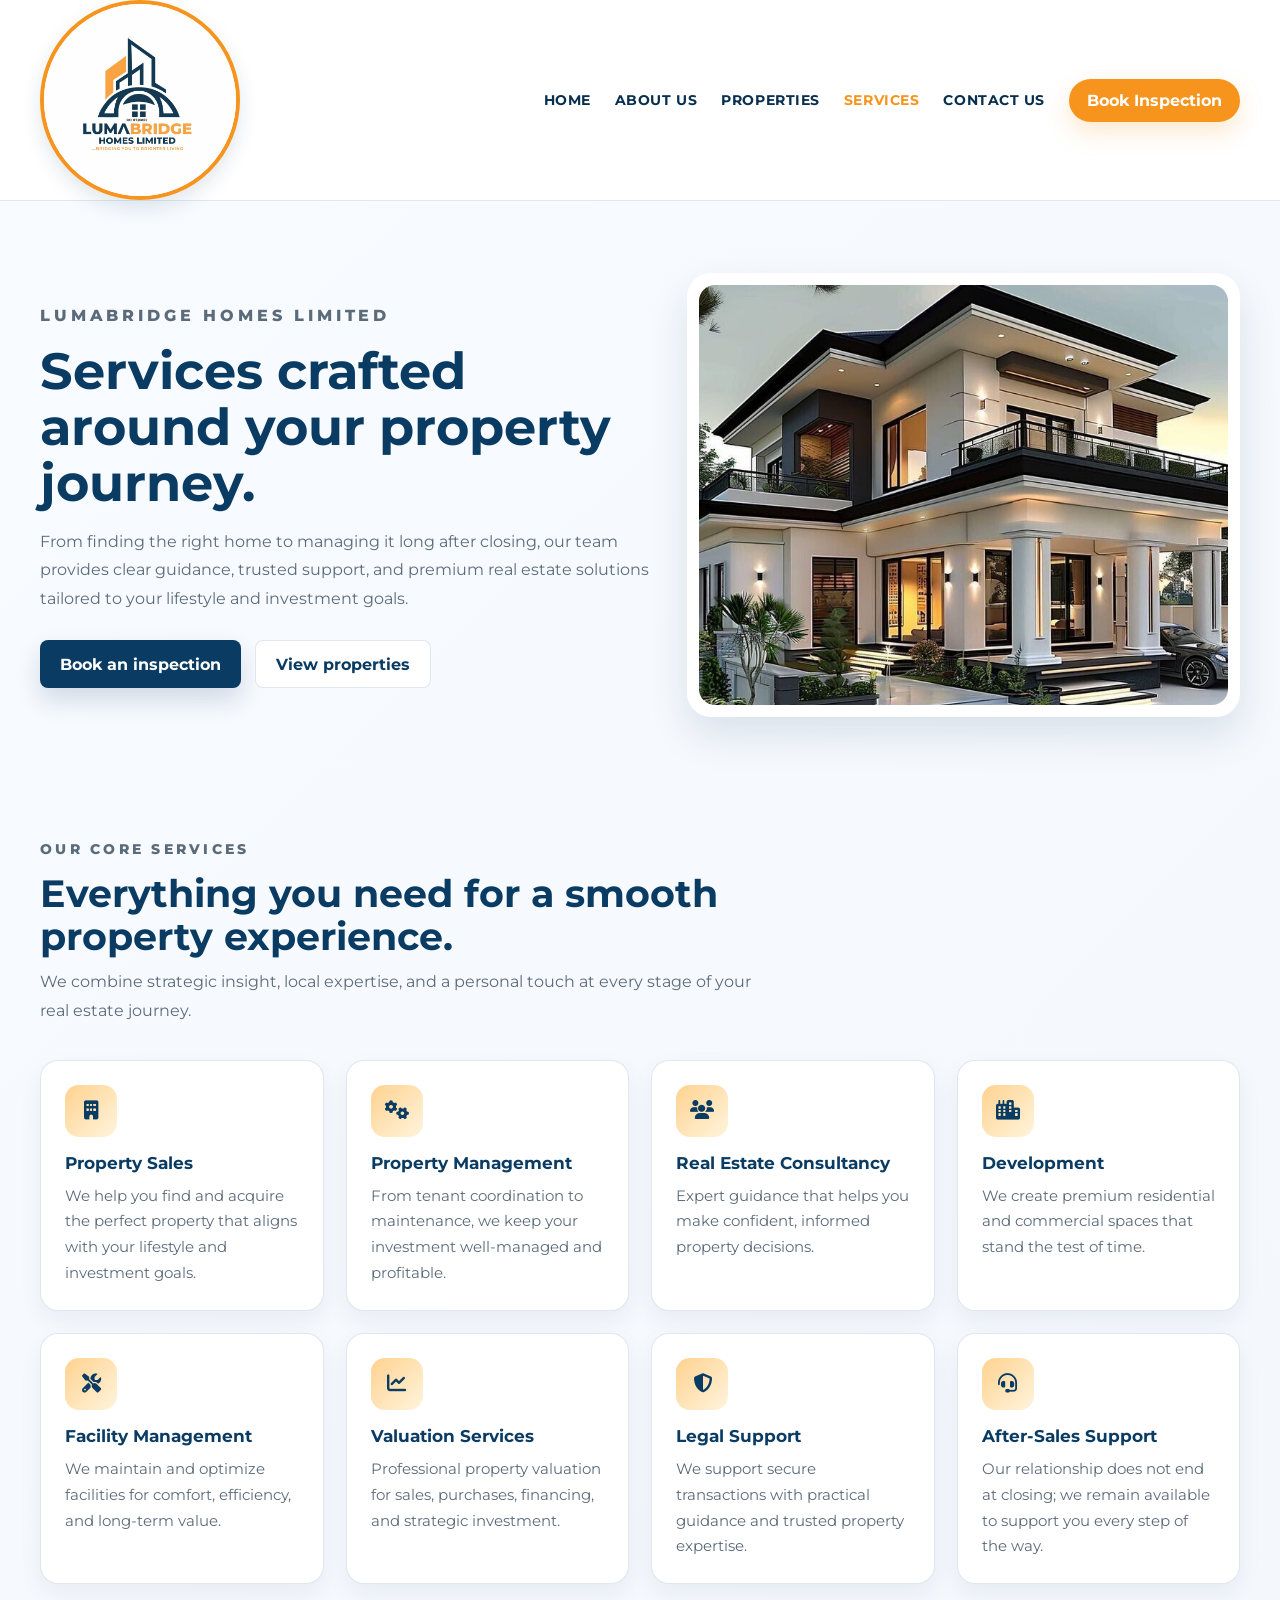
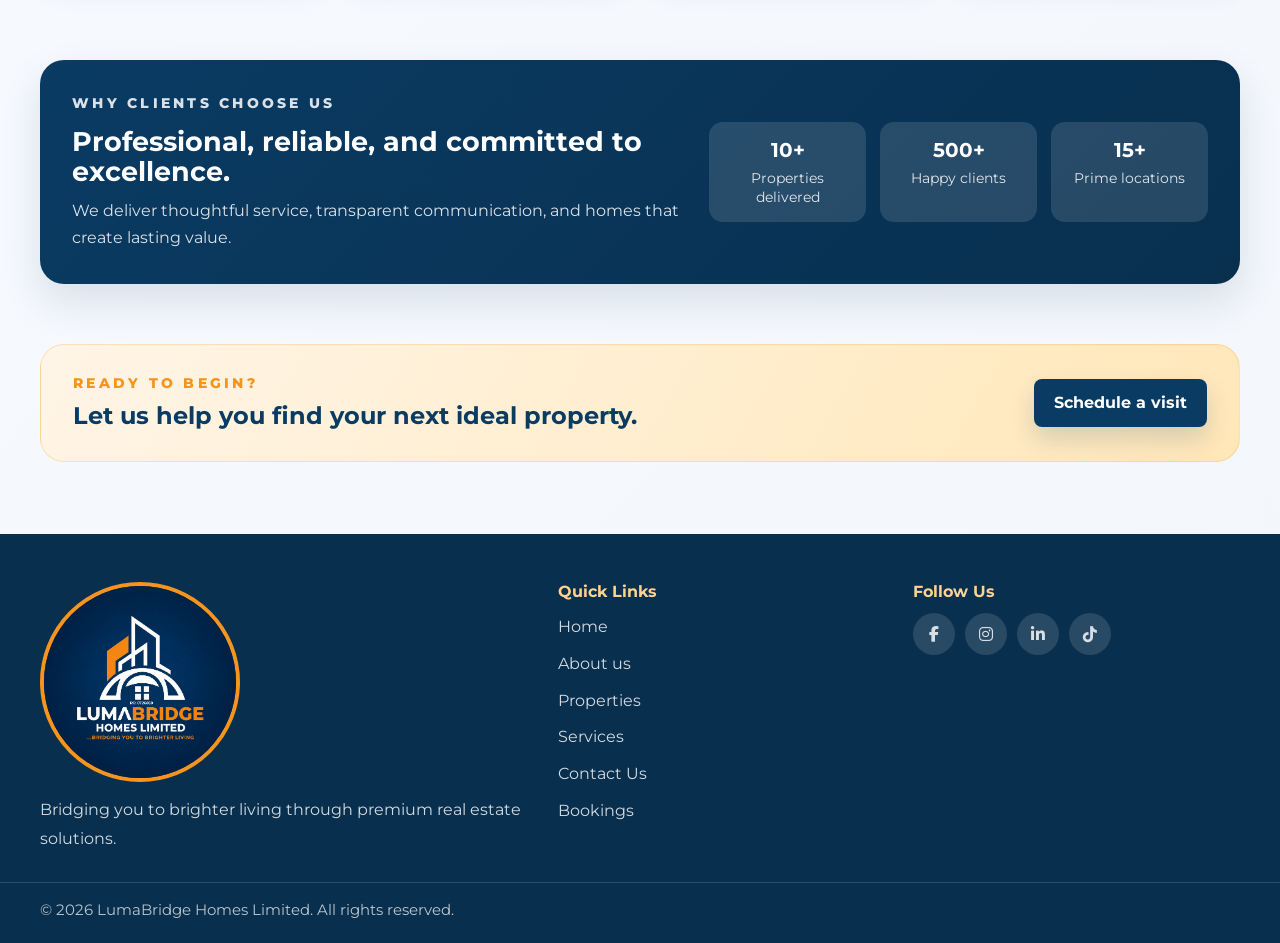
<file: index(2).html>
<!DOCTYPE html>
<html lang="en">
<head>
    <meta charset="UTF-8">
    <meta name="viewport" content="width=device-width, initial-scale=1.0">
    <title>Our Services | LumaBridge Homes Limited</title>

    <!-- Font Awesome -->
    <link rel="stylesheet" href="https://cdnjs.cloudflare.com/ajax/libs/font-awesome/6.6.0/css/all.min.css">

    <!-- CSS -->
    <link rel="stylesheet" href="service.css">
</head>
<body>
  <header class="site-header">
    <div class="container nav-wrap">
      <a href="index.html" class="brand">
        <img src="logo.jpeg" alt="LumaBridge Homes Limited">
      </a>

      <nav class="nav-menu" aria-label="Primary navigation">
        <a href="index.html">HOME</a>
        <a href="index(1).html">ABOUT US</a>
        <a href="index(4).html">PROPERTIES</a>
        <a href="index(2).html" class="active">SERVICES</a>
        <a href="index(3).html">CONTACT US</a>
      </nav>

      <button class="mobile-toggle" id="mobileToggle" aria-label="Toggle navigation" aria-expanded="false">
        <span></span>
        <span></span>
        <span></span>
      </button>

      <a class="header-cta" href="index(5).html">Book Inspection</a>
    </div>

    <div class="mobile-nav-panel" id="mobileNavPanel">
      <a href="index.html">Home</a>
      <a href="index(1).html">About Us</a>
      <a href="index(4).html">Properties</a>
      <a href="index(2).html" class="active">Services</a>
      <a href="index(3).html">Contact Us</a>
    </div>
  </header>

  <main>
    <section class="page-hero">
      <div class="container hero-grid">
        <div class="hero-copy">
          <p class="eyebrow">LumaBridge Homes Limited</p>
          <h1>Services crafted around your property journey.</h1>
          <p>
            From finding the right home to managing it long after closing, our team provides clear guidance,
            trusted support, and premium real estate solutions tailored to your lifestyle and investment goals.
          </p>
          <div class="hero-actions">
            <a href="index(5).html" class="btn btn-primary">Book an inspection</a>
            <a href="index(4).html" class="btn btn-secondary">View properties</a>
          </div>
        </div>

        <div class="hero-visual">
          <div class="hero-card">
            <img src="house.jpg" alt="Luxury home exterior">
          </div>
        </div>
      </div>
    </section>

    <section class="services-section">
      <div class="container">
        <div class="section-heading">
          <p class="eyebrow">Our Core Services</p>
          <h2>Everything you need for a smooth property experience.</h2>
          <p>We combine strategic insight, local expertise, and a personal touch at every stage of your real estate journey.</p>
        </div>

        <div class="services-grid">
          <article class="service-card">
            <div class="service-icon"><i class="fa-solid fa-building"></i></div>
            <h3>Property Sales</h3>
            <p>We help you find and acquire the perfect property that aligns with your lifestyle and investment goals.</p>
          </article>

          <article class="service-card">
            <div class="service-icon"><i class="fa-solid fa-gears"></i></div>
            <h3>Property Management</h3>
            <p>From tenant coordination to maintenance, we keep your investment well-managed and profitable.</p>
          </article>

          <article class="service-card">
            <div class="service-icon"><i class="fa-solid fa-users"></i></div>
            <h3>Real Estate Consultancy</h3>
            <p>Expert guidance that helps you make confident, informed property decisions.</p>
          </article>

          <article class="service-card">
            <div class="service-icon"><i class="fa-solid fa-city"></i></div>
            <h3>Development</h3>
            <p>We create premium residential and commercial spaces that stand the test of time.</p>
          </article>

          <article class="service-card">
            <div class="service-icon"><i class="fa-solid fa-screwdriver-wrench"></i></div>
            <h3>Facility Management</h3>
            <p>We maintain and optimize facilities for comfort, efficiency, and long-term value.</p>
          </article>

          <article class="service-card">
            <div class="service-icon"><i class="fa-solid fa-chart-line"></i></div>
            <h3>Valuation Services</h3>
            <p>Professional property valuation for sales, purchases, financing, and strategic investment.</p>
          </article>

          <article class="service-card">
            <div class="service-icon"><i class="fa-solid fa-shield-halved"></i></div>
            <h3>Legal Support</h3>
            <p>We support secure transactions with practical guidance and trusted property expertise.</p>
          </article>

          <article class="service-card">
            <div class="service-icon"><i class="fa-solid fa-headset"></i></div>
            <h3>After-Sales Support</h3>
            <p>Our relationship does not end at closing; we remain available to support you every step of the way.</p>
          </article>
        </div>
      </div>
    </section>

    <section class="value-strip">
      <div class="container value-grid">
        <div>
          <p class="eyebrow">Why Clients Choose Us</p>
          <h3>Professional, reliable, and committed to excellence.</h3>
          <p>We deliver thoughtful service, transparent communication, and homes that create lasting value.</p>
        </div>
        <div class="value-points">
          <div>
            <strong>10+</strong>
            <span>Properties delivered</span>
          </div>
          <div>
            <strong>500+</strong>
            <span>Happy clients</span>
          </div>
          <div>
            <strong>15+</strong>
            <span>Prime locations</span>
          </div>
        </div>
      </div>
    </section>

    <section class="cta-banner">
      <div class="container cta-inner">
        <div>
          <p class="eyebrow">Ready to begin?</p>
          <h3>Let us help you find your next ideal property.</h3>
        </div>
        <a href="index(5).html" class="btn btn-primary">Schedule a visit</a>
      </div>
    </section>
  </main>

  <footer class="site-footer">
    <div class="container footer-grid">
      <div class="footer-brand">
        <a href="index.html" class="footer-logo">
          <div class="center-logo-circle-sm">
            <img src="logo1.png" alt="LumaBridge Homes Limited">
          </div>
        </a>
        <p>Bridging you to brighter living through premium real estate solutions.</p>
      </div>

      <div class="footer-links">
        <h4>Quick Links</h4>
        <ul>
          <li><a href="index.html">Home</a></li>
          <li><a href="index(1).html">About us</a></li>
          <li><a href="index(4).html">Properties</a></li>
          <li><a href="index(2).html">Services</a></li>
          <li><a href="index(3).html">Contact Us</a></li>
          <li><a href="index(5).html">Bookings</a></li>
        </ul>
      </div>

      <div class="footer-social">
        <h4>Follow Us</h4>
        <div class="social-icons">
          <a href="https://www.facebook.com/share/1Br2fuHreR/?mibextid=wwXIfr" aria-label="Facebook"><i class="fab fa-facebook-f"></i></a>
          <a href="https://www.instagram.com/lumabridge_homes_ltd?igsh=c2JqeHV4NjdyOG9x&utm_source=qr" aria-label="Instagram"><i class="fab fa-instagram"></i></a>
          <a href="https://www.linkedin.com/in/lumabridgehomesltd-bringing-you-to-brighter-living-5264223a8?utm_source=share&utm_campaign=share_via&utm_content=profile&utm_medium=ios_app" aria-label="LinkedIn"><i class="fab fa-linkedin-in"></i></a>
          <a href="https://www.tiktok.com/@lumabridgehomesltd?_r=1&_t=ZS-98F03LconI4" aria-label="TikTok"><i class="fab fa-tiktok"></i></a>
        </div>
      </div>
    </div>

    <div class="footer-bottom">
      <div class="container">
        <p>© 2026 LumaBridge Homes Limited. All rights reserved.</p>
      </div>
    </div>
  </footer>

  <script>
    const mobileToggle = document.getElementById('mobileToggle');
    const mobileNavPanel = document.getElementById('mobileNavPanel');

    if (mobileToggle && mobileNavPanel) {
      mobileToggle.addEventListener('click', () => {
        const isOpen = mobileToggle.classList.toggle('open');
        mobileNavPanel.classList.toggle('open', isOpen);
        mobileToggle.setAttribute('aria-expanded', String(isOpen));
      });

      mobileNavPanel.querySelectorAll('a').forEach((link) => {
        link.addEventListener('click', () => {
          mobileToggle.classList.remove('open');
          mobileNavPanel.classList.remove('open');
          mobileToggle.setAttribute('aria-expanded', 'false');
        });
      });
    }
  </script>
</body>
</html>
</file>
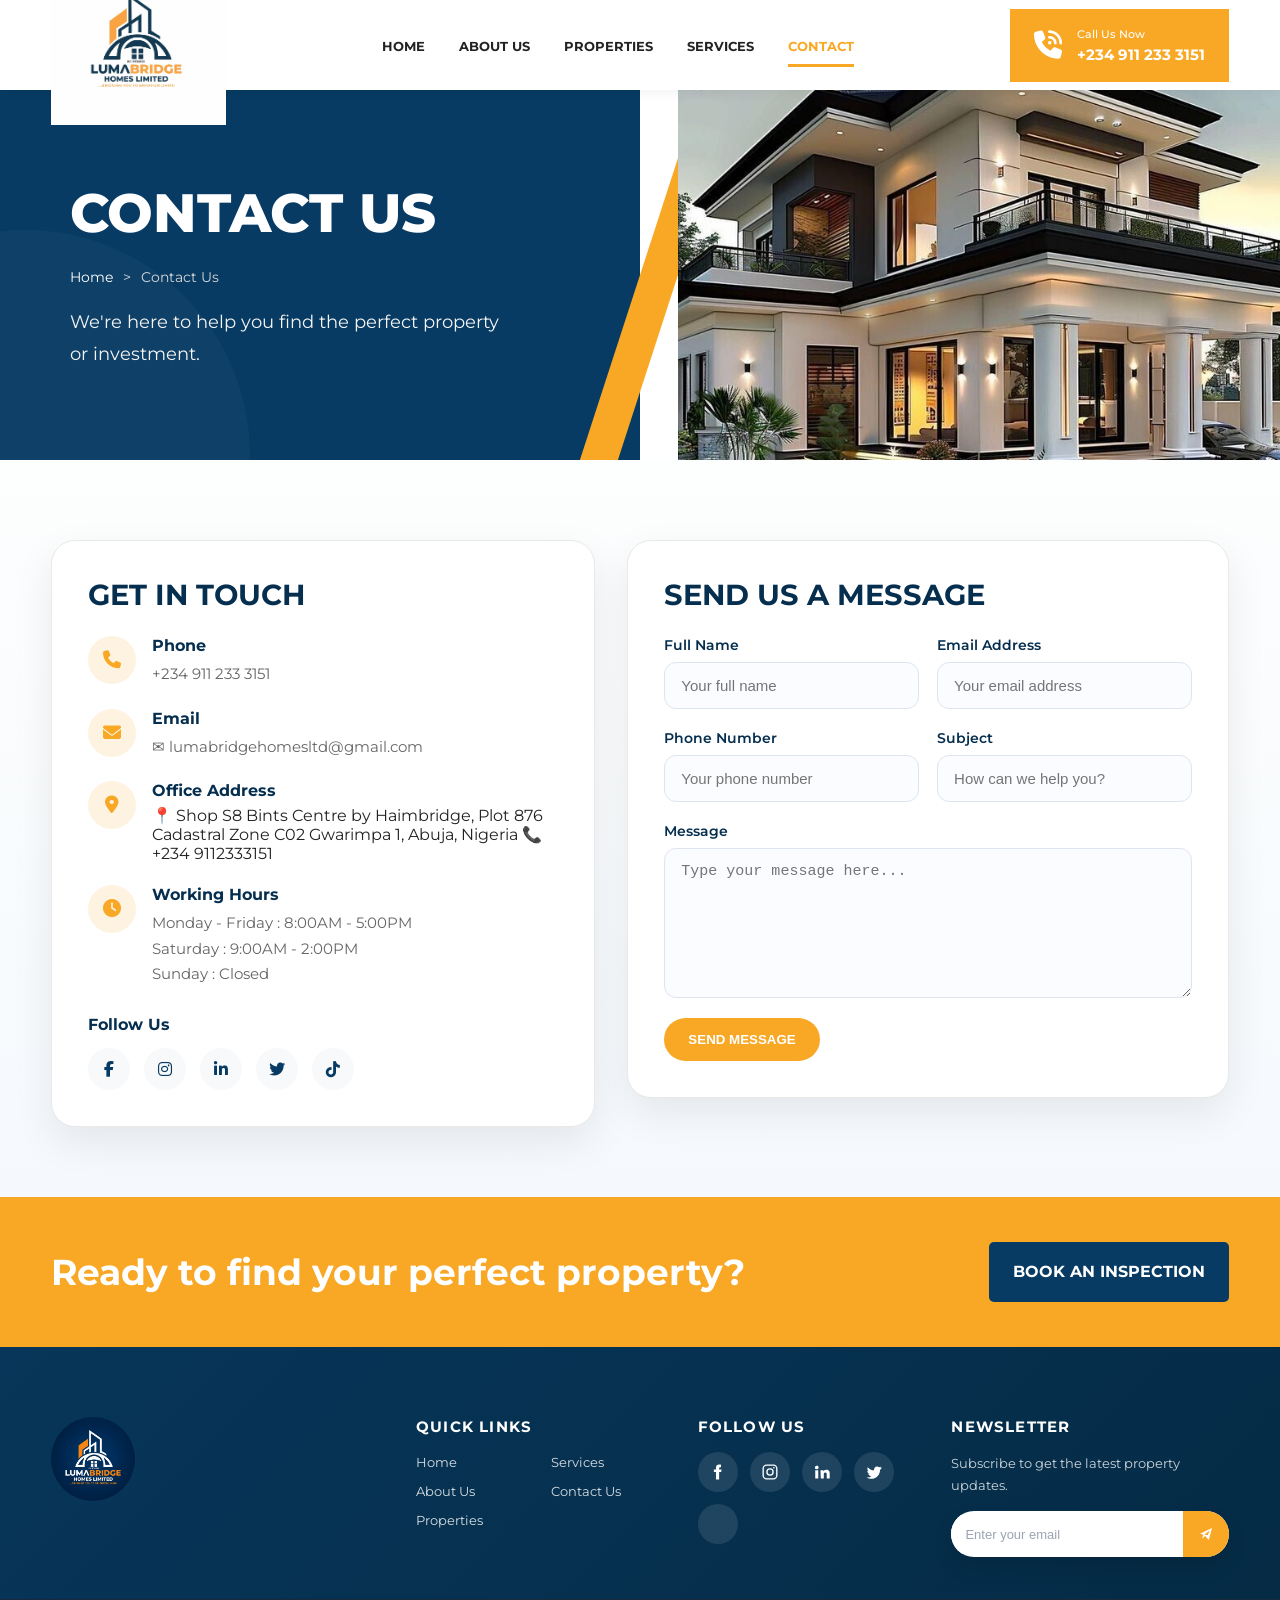
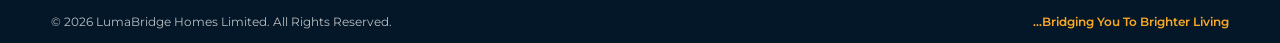
<file: index(3).html>
<!DOCTYPE html>
<html lang="en">

<head>

    <meta charset="UTF-8">

    <meta name="viewport" content="width=device-width, initial-scale=1.0">

    <title>Contact Us | LumaBridge Homes Limited</title>

    <link rel="stylesheet" href="contact.css">

    <link rel="stylesheet"
        href="https://cdnjs.cloudflare.com/ajax/libs/font-awesome/6.5.2/css/all.min.css">

</head>

<body>

    <!--======================
            HEADER
    =======================-->

    <header class="header">

        <div class="container nav-container">

            <a href="index.html" class="logo">

                <img src="logo.jpeg" alt="Lumabridge">

            </a>

            <nav class="navbar">

                <ul class="nav-links">

                    <li><a href="index.html">HOME</a></li>

                    <li><a href="index(1).html">ABOUT US</a></li>

                    <li><a href="index(4).html">PROPERTIES</a></li>

                    <li><a href="index(2).html">SERVICES</a></li>

                    <li><a class="active" href="index(3).html">CONTACT</a></li>

                </ul>

            </nav>

            <div class="header-call">

                <i class="fa-solid fa-phone-volume"></i>

                <div>

                    <small>Call Us Now</small>

                    <h5>+234 911 233 3151</h5>

                </div>

            </div>

            <div class="hamburger">

                <span></span>
                <span></span>
                <span></span>

            </div>

        </div>

    </header>

    <!--======================
            HERO
    =======================-->

    <section class="contact-hero">

        <div class="hero-left">

            <div class="hero-content">

                <h1>CONTACT US</h1>

                <div class="breadcrumb">

                    <a href="index.html">Home</a>

                    <span>></span>

                    <span>Contact Us</span>

                </div>

                <p>

                    We're here to help you find the perfect property or investment.

                </p>

            </div>

        </div>

        <div class="hero-divider"></div>

        <div class="hero-right">

            <img src="house.jpg" alt="Office">

        </div>

    </section>

    <!--======================
        CONTACT SECTION
    =======================-->

    <section class="contact-section">

        <div class="container contact-grid">

            <!-- LEFT -->

            <div class="contact-info">

                <h2>GET IN TOUCH</h2>

                <div class="info-item">

                    <div class="icon">

                        <i class="fa-solid fa-phone"></i>

                    </div>

                    <div>

                        <h4>Phone</h4>

                        <p>+234 911 233 3151</p>

                    </div>

                </div>

                <div class="info-item">

                    <div class="icon">

                        <i class="fa-solid fa-envelope"></i>

                    </div>

                    <div>

                        <h4>Email</h4>

                        <p>✉ lumabridgehomesltd@gmail.com </p>


                    </div>

                </div>

                <div class="info-item">

                    <div class="icon">

                        <i class="fa-solid fa-location-dot"></i>

                    </div>

                    <div>

                        <h4>Office Address</h4>

                    📍 Shop S8 Bints Centre by Haimbridge, Plot 876 Cadastral Zone C02 Gwarimpa 1, Abuja, Nigeria
                    📞 +234 9112333151

                    </div>

                </div>

                <div class="info-item">

                    <div class="icon">

                        <i class="fa-solid fa-clock"></i>

                    </div>

                    <div>

                        <h4>Working Hours</h4>

                        <p>Monday - Friday : 8:00AM - 5:00PM</p>

                        <p>Saturday : 9:00AM - 2:00PM</p>

                        <p>Sunday : Closed</p>

                    </div>

                </div>

                <div class="social-links">

                    <h4>Follow Us</h4>

                    <a href="https://www.facebook.com/share/1Br2fuHreR/?mibextid=wwXIfr" target="_blank" rel="noopener noreferrer"><i class="fab fa-facebook-f"></i></a>

                    <a href="https://www.instagram.com/lumabridge_homes_ltd?igsh=c2JqeHV4NjdyOG9x&utm_source=qr" target="_blank" rel="noopener noreferrer"><i class="fab fa-instagram"></i></a>

                    <a href="https://www.linkedin.com/in/lumabridgehomesltd-bringing-you-to-brighter-living-5264223a8?utm_source=share&utm_campaign=share_via&utm_content=profile&utm_medium=ios_app" target="_blank" rel="noopener noreferrer"><i class="fab fa-linkedin-in"></i></a>

                    <a href="https://twitter.com/lumabridgehomesltd" target="_blank" rel="noopener noreferrer"><i class="fab fa-twitter"></i></a>

                    <a href="https://www.tiktok.com/@lumabridgehomesltd?_r=1&_t=ZS-98F03LconI4" target="_blank" rel="noopener noreferrer"><i class="fab fa-tiktok"></i></a>

                </div>

            </div>

            <!-- RIGHT -->

            <div class="contact-form">

                <h2>SEND US A MESSAGE</h2>

                <form id="contactForm">

                    <div class="form-row">

                        <div class="input-box">

                            <label>Full Name</label>

                            <input id="contactName" type="text" placeholder="Your full name" required>

                        </div>

                        <div class="input-box">

                            <label>Email Address</label>

                            <input id="contactEmail" type="email" placeholder="Your email address" required>

                        </div>

                    </div>

                    <div class="form-row">

                        <div class="input-box">

                            <label>Phone Number</label>

                            <input id="contactPhone" type="text" placeholder="Your phone number" required>

                        </div>

                        <div class="input-box">

                            <label>Subject</label>

                            <input id="contactSubject" type="text" placeholder="How can we help you?" required>

                        </div>

                    </div>

                    <div class="input-box">

                        <label>Message</label>

                        <textarea id="contactMessage" placeholder="Type your message here..." required></textarea>

                    </div>

                    <button type="button" onclick="sendContactWhatsApp()">

                        SEND MESSAGE

                    </button>

                </form>

            </div>

        </div>

    </section>

    <!--======================
            CTA
    =======================-->

    <section class="contact-cta">

        <div class="container cta-content">

            <h3>

                Ready to find your perfect property?

            </h3>

            <a href="index(5).html" class="cta-btn">

                BOOK AN INSPECTION

            </a>

        </div>

    </section>

    <!--======================
            FOOTER
    =======================-->

    <footer class="lumabridge-footer">
      <div class="footer-main">
        <div class="footer-container">
          <div class="footer-block footer-brand">
            <a href="index.html" class="footer-logo">
              <div class="center-logo-circle-sm">
                <img src="logo1.png" alt="LumaBridge Homes Limited">
              </div>
            </a>
          </div>

          <div class="footer-block footer-links">
            <h4>Quick Links</h4>
            <div class="footer-links-grid">
              <ul>
                <li><a href="index.html">Home</a></li>
                <li><a href="index(1).html">About Us</a></li>
                <li><a href="index(4).html">Properties</a></li>
              </ul>
              <ul>
                <li><a href="index(2).html">Services</a></li>
                <li><a href="index(3).html">Contact Us</a></li>
              </ul>
            </div>
          </div>

          <div class="footer-block">
            <h4>Follow Us</h4>
            <div class="social-icons">
              <a href="https://www.facebook.com/share/1Br2fuHreR/?mibextid=wwXIfr" aria-label="Facebook">
                <svg viewBox="0 0 24 24" fill="currentColor">
                  <path d="M13.5 8.5V6.8c0-.8.5-1.3 1.4-1.3H16V2.2c-.6-.1-1.4-.2-2.5-.2-2.5 0-4.2 1.5-4.2 4.4v2.1H6.5v3.6h2.8V22h4.2v-9.9h2.8l.4-3.6h-3.2z"/>
                </svg>
              </a>
              <a href="https://www.instagram.com/lumabridge_homes_ltd?igsh=c2JqeHV4NjdyOG9x&utm_source=qr" aria-label="Instagram">
                <svg viewBox="0 0 24 24" fill="currentColor">
                  <path d="M7.5 2h9A5.5 5.5 0 0 1 22 7.5v9a5.5 5.5 0 0 1-5.5 5.5h-9A5.5 5.5 0 0 1 2 16.5v-9A5.5 5.5 0 0 1 7.5 2zm0 1.8A3.7 3.7 0 0 0 3.8 7.5v9a3.7 3.7 0 0 0 3.7 3.7h9a3.7 3.7 0 0 0 3.7-3.7v-9a3.7 3.7 0 0 0-3.7-3.7h-9zm9.7 1.4a1.1 1.1 0 1 1 0 2.2 1.1 1.1 0 0 1 0-2.2zM12 7a5 5 0 1 1 0 10 5 5 0 0 1 0-10zm0 1.8A3.2 3.2 0 1 0 12 15.2 3.2 3.2 0 0 0 12 8.8z"/>
                </svg>
              </a>
              <a href="https://www.linkedin.com/in/lumabridgehomesltd-bringing-you-to-brighter-living-5264223a8?utm_source=share&utm_campaign=share_via&utm_content=profile&utm_medium=ios_app" aria-label="LinkedIn">
                <svg viewBox="0 0 24 24" fill="currentColor">
                  <path d="M4.98 3.5A2.48 2.48 0 1 1 5 8.46 2.48 2.48 0 0 1 4.98 3.5zM3 9.5h4v11H3zm7 0h3.8V11h.1c.5-.9 1.8-1.9 3.7-1.9 4 0 4.7 2.4 4.7 5.6v5.8h-4v-5.1c0-1.2 0-2.8-1.8-2.8s-2.1 1.3-2.1 2.7v5.2h-4z"/>
                </svg>
              </a>
              <a href="https://twitter.com/lumabridgehomesltd" aria-label="Twitter">
                <svg viewBox="0 0 24 24" fill="currentColor">
                  <path d="M22 5.9c-.7.3-1.5.6-2.3.7.8-.5 1.4-1.2 1.7-2.1-.8.5-1.7.9-2.6 1.1A4.1 4.1 0 0 0 12 8.9c0 .3 0 .6.1.9-3.4-.2-6.4-1.8-8.4-4.3-.4.6-.5 1.2-.5 2 0 1.4.7 2.7 1.8 3.4-.7 0-1.3-.2-1.9-.5v.1c0 2 1.4 3.7 3.3 4.1-.3.1-.7.1-1.1.1-.3 0-.5 0-.8-.1.5 1.7 2.1 3 4 3A8.3 8.3 0 0 1 2 19.3 11.7 11.7 0 0 0 8.3 21c7.5 0 11.7-6.1 11.7-11.5v-.5c.8-.5 1.5-1.2 2-2.1z"/>
                </svg>
              </a>
              <a href="https://www.tiktok.com/@lumabridgehomesltd?_r=1&_t=ZS-98F03LconI4" aria-label="TikTok">
            </div>
          </div>

          <div class="footer-block footer-newsletter">
            <h4>Newsletter</h4>
            <p>Subscribe to get the latest property updates.</p>
            <form class="newsletter-form">
              <input type="email" placeholder="Enter your email" required>
              <button type="submit" aria-label="Subscribe">
                <svg viewBox="0 0 24 24" fill="currentColor">
                  <path d="M3 11.5 21 3l-4.8 18-5.3-6.1-4.4 3.7 1.3-5.8L3 11.5zm6.5 1.2 5.2 1.2 2.8-7.1-8 5.9z"/>
                </svg>
              </button>
            </form>
          </div>
        </div>
      </div>

      <div class="footer-bottom">
        <div class="footer-bottom-container">
          <p>© 2026 LumaBridge Homes Limited. All Rights Reserved.</p>
          <span>...Bridging You To Brighter Living</span>
        </div>
      </div>
    </footer>

    <script src="contact.js"></script>
    <script>
        function sendContactWhatsApp() {
            const fullName = document.getElementById('contactName')?.value?.trim() || 'Not provided';
            const email = document.getElementById('contactEmail')?.value?.trim() || 'Not provided';
            const phone = document.getElementById('contactPhone')?.value?.trim() || 'Not provided';
            const subject = document.getElementById('contactSubject')?.value?.trim() || 'Not provided';
            const message = document.getElementById('contactMessage')?.value?.trim() || 'Not provided';

            const whatsappMessage = [
                'Hello Lumabridge Homes, I would like to send a message.',
                `Full Name: ${fullName}`,
                `Email: ${email}`,
                `Phone: ${phone}`,
                `Subject: ${subject}`,
                `Message: ${message}`
            ].join('\n');

            const whatsappUrl = `https://wa.me/2349112333151?text=${encodeURIComponent(whatsappMessage)}`;
            window.open(whatsappUrl, '_blank', 'noopener,noreferrer');
        }
    </script>

</body>

</html>
</file>
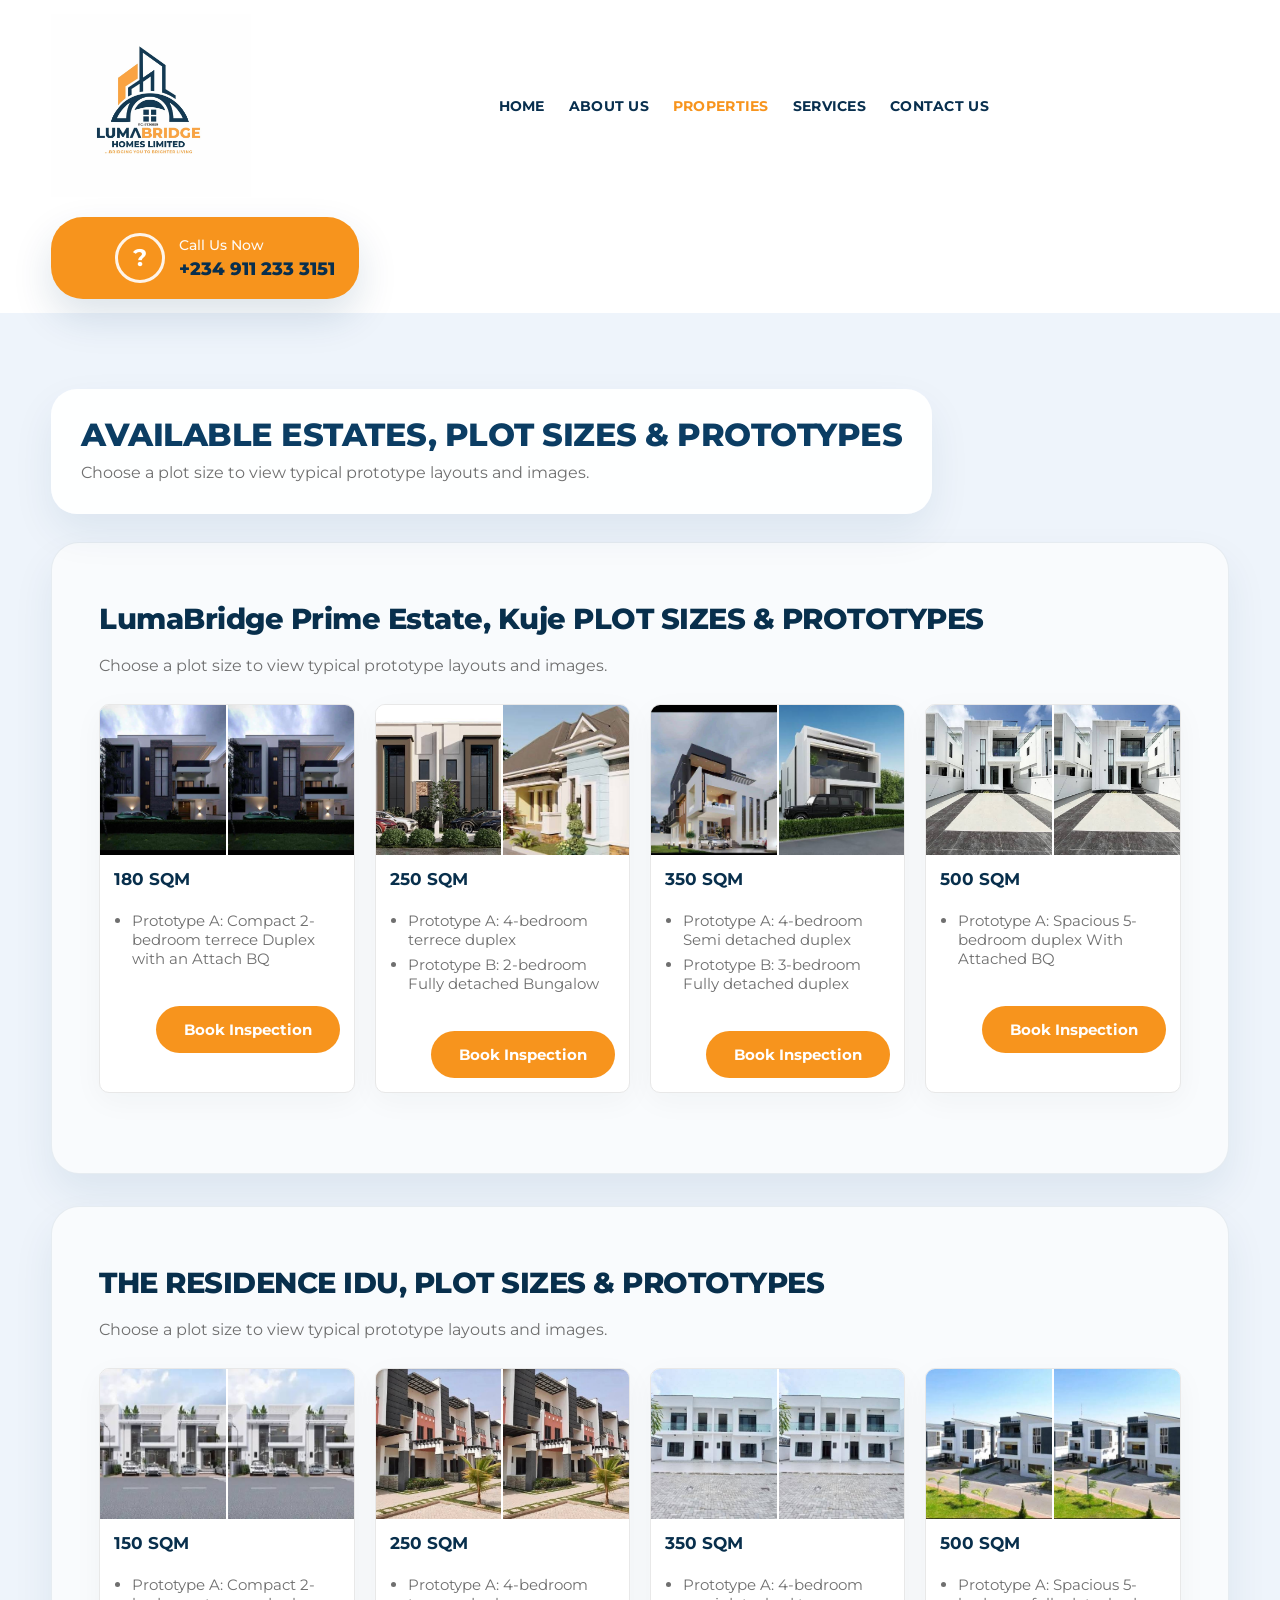
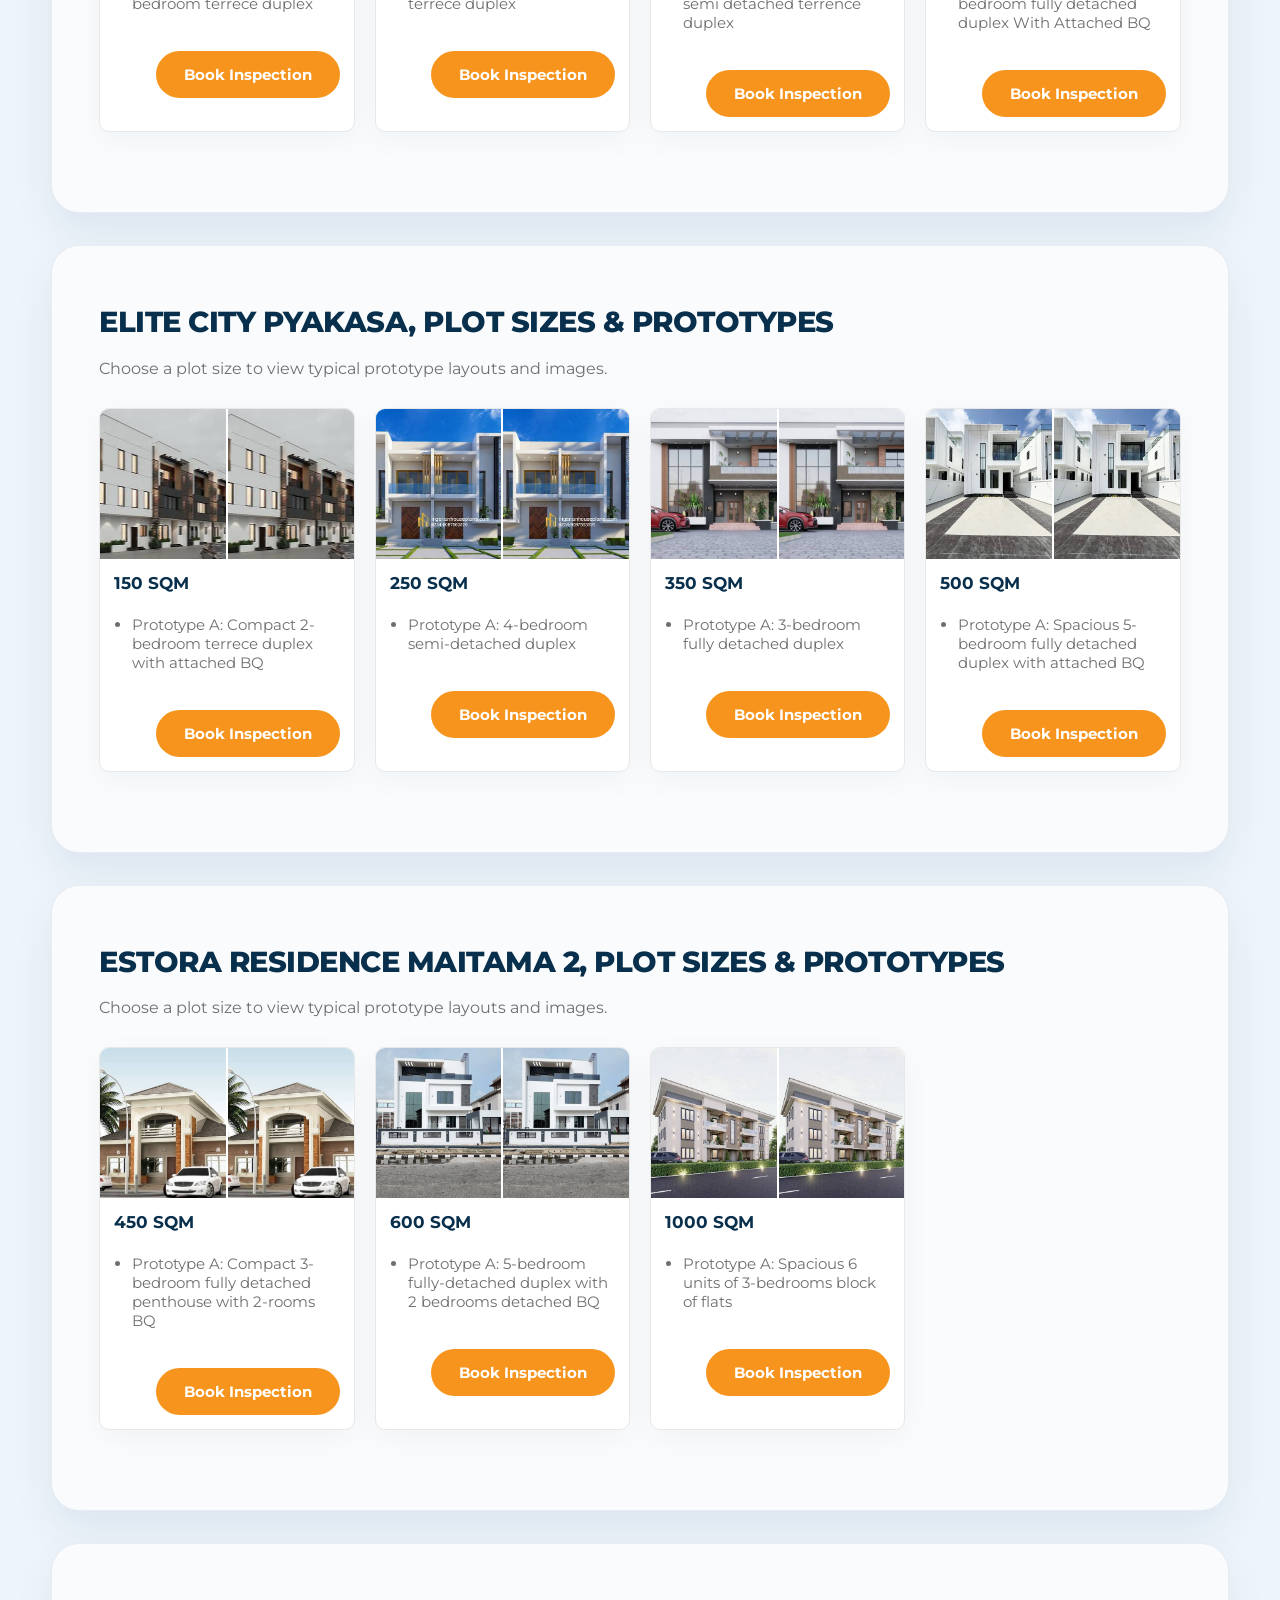
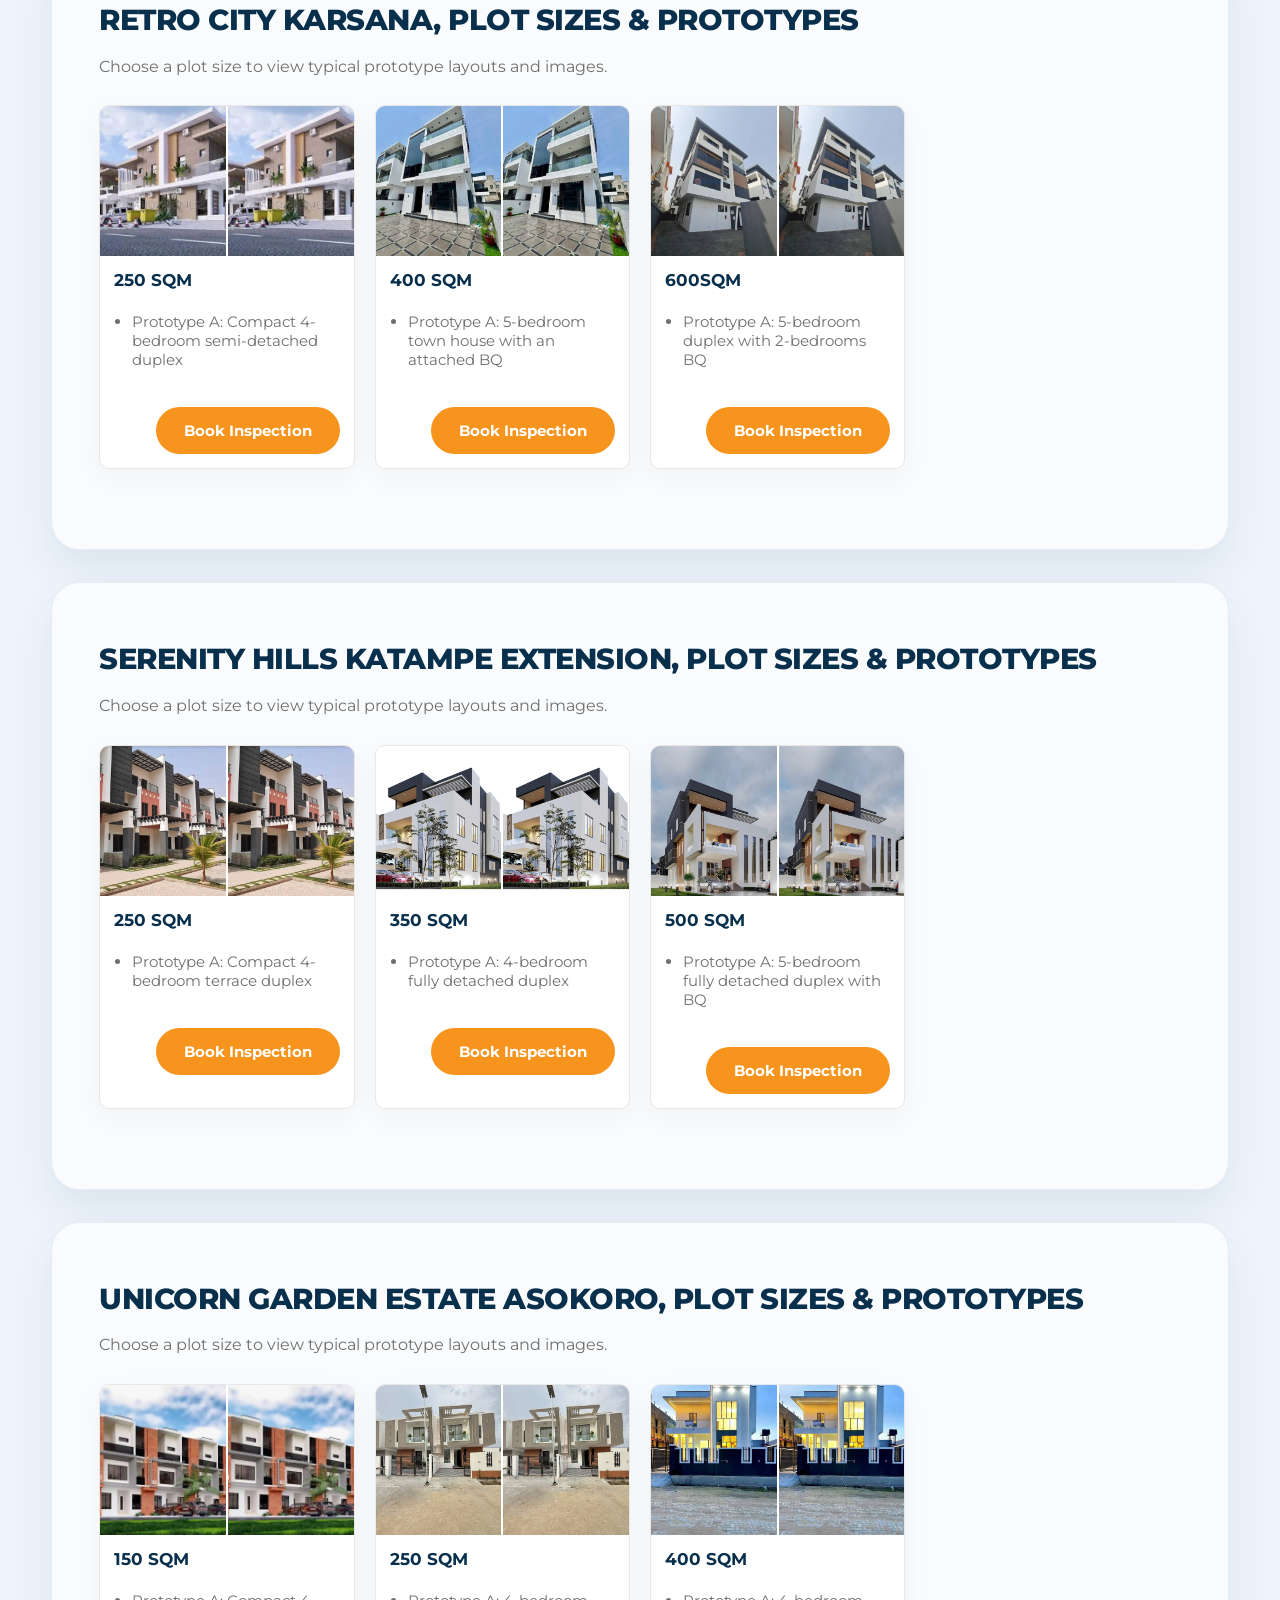
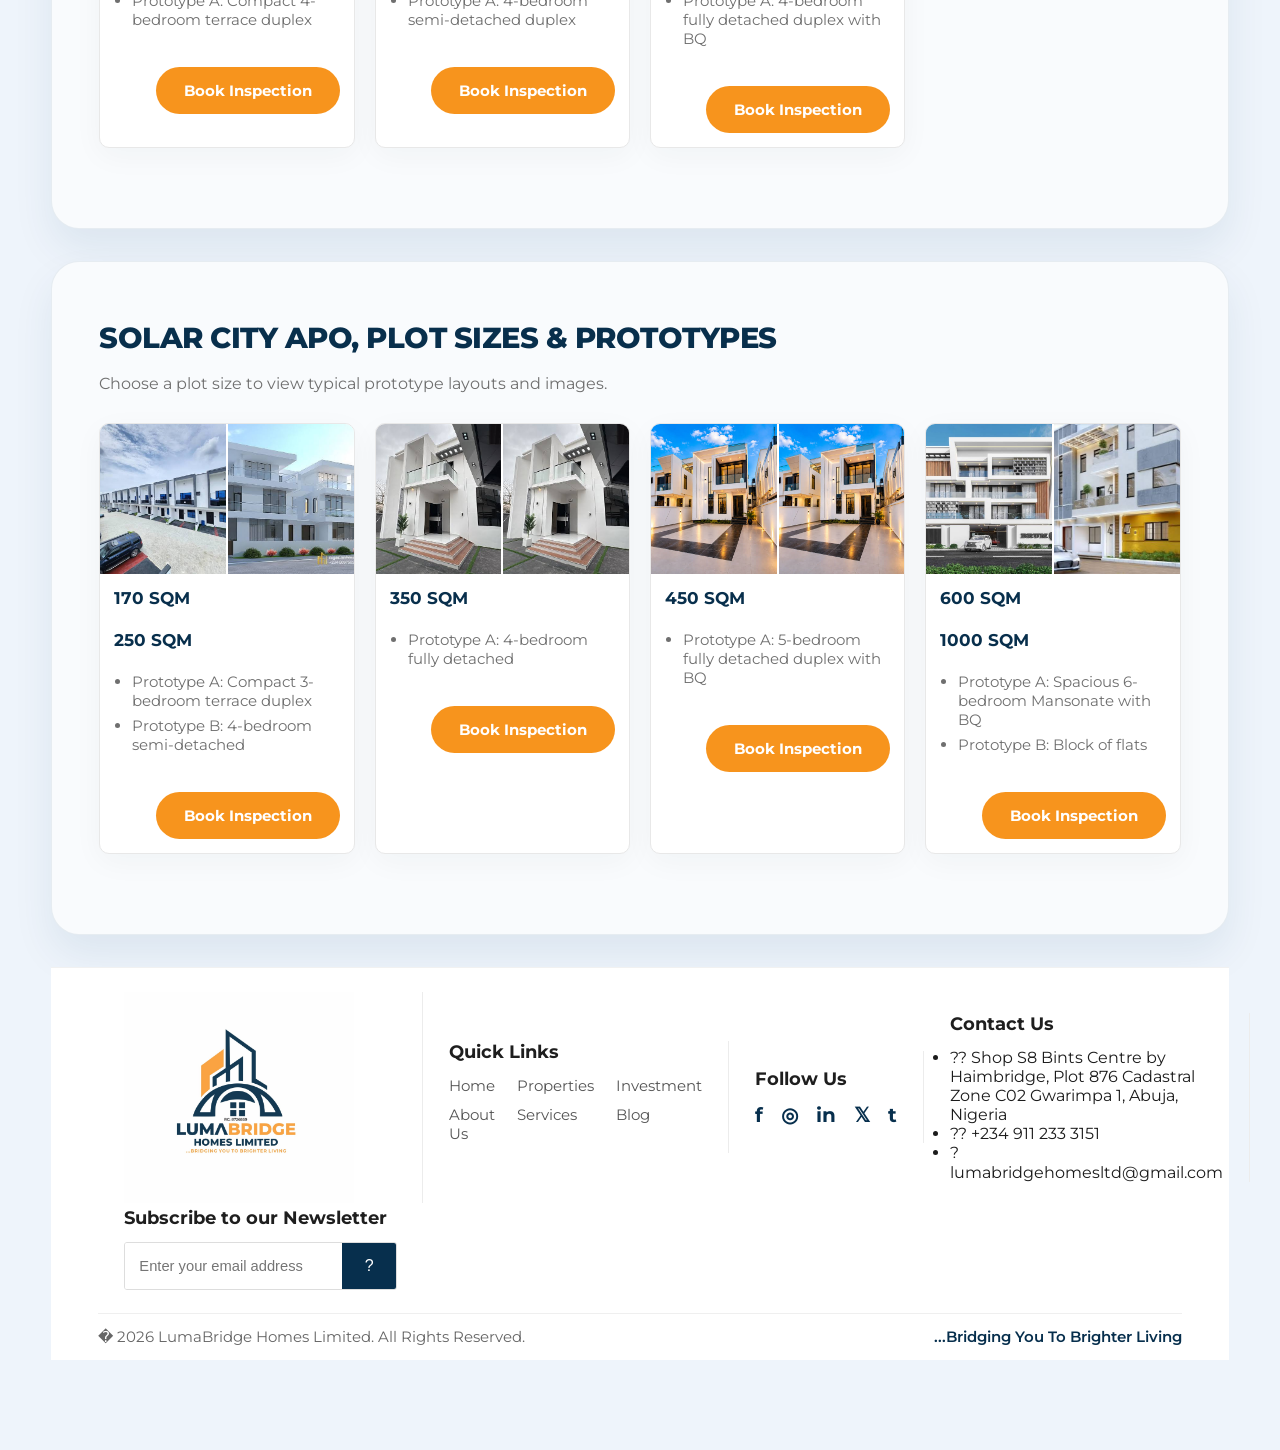
<file: index(4).html>
<!DOCTYPE html>
<html lang="en">
<head>
  <meta charset="UTF-8" />
  <meta name="viewport" content="width=device-width, initial-scale=1.0" />
  <title>Lumabridge Properties</title>
  <link rel="preconnect" href="https://fonts.googleapis.com" />
  <link rel="preconnect" href="https://fonts.gstatic.com" crossorigin />
  <link
    href="https://fonts.googleapis.com/css2?family=Montserrat:wght@400;500;600;700;800&display=swap"
    rel="stylesheet"
  />
  <link rel="stylesheet" href="styles.css" />
</head>
<body>
  <header class="site-header">
    <div class="container nav-wrap">
      <a href="index.html" class="brand" aria-label="Lumabridge Homes Limited">
        <img src="logo.jpeg" alt="Lumabridge Homes Limited Logo" />
      </a>

      <button class="menu-toggle" id="menuToggle" aria-label="Toggle menu" aria-expanded="false">
        <span></span>
        <span></span>
        <span></span>
      </button>

      <ul class="nav" id="siteNav">
        <li><a href="index.html">HOME</a></li>
        <li><a href="index(1).html">ABOUT US</a></li>
        <li><a href="index(4).html" class="active">PROPERTIES</a></li>
        <li><a href="index(2).html">SERVICES</a></li>
        <li><a href="index(5).html">CONTACT US</a></li>
      </ul>

      <div class="call-banner">
        <div class="call-icon">?</div>
        <div class="call-text">
          <small>Call Us Now</small>
          <strong>+234 911 233 3151</strong>
        </div>
      </div>
    </div>
  </header>

  <section class="featured-properties">
    <div class="container">
      <div class="featured-header">
        <div class="featured-title-wrap">
          <h2 class="section-title">AVAILABLE ESTATES, PLOT SIZES & PROTOTYPES</h2>
          <p class="section-subtitle">Choose a plot size to view typical prototype layouts and images.</p>
        </div>
      </div>

      <section class="plot-sizes-section">
        <div class="container">
          <div class="section-header">
            <h2 class="section-title">LumaBridge Prime Estate, Kuje PLOT SIZES & PROTOTYPES</h2>
            <p class="section-subtitle">Choose a plot size to view typical prototype layouts and images.</p>
          </div>

          <div class="plot-sizes-grid">
            <div class="plot-card">
              <div class="plot-images">
                <img src="pro.jpeg" alt="Prototype for 180SQM - A">
                <img src="pro.jpeg" alt="Prototype for 180SQM - B">
              </div>
              <div class="plot-info">
                <h3>180 SQM</h3>
                <ul>
                  <li>Prototype A: Compact 2-bedroom terrece Duplex with an Attach BQ</li>
                </ul>
              </div>
            </div>

            <div class="plot-card">
              <div class="plot-images">
                <img src="pro2.jpeg" alt="Prototype for 250SQM - A">
                <img src="pro1.0.jpg" alt="Prototype for 250SQM - B">
              </div>
              <div class="plot-info">
                <h3>250 SQM</h3>
                <ul>
                  <li>Prototype A: 4-bedroom terrece duplex</li>
                   <li>Prototype B: 2-bedroom Fully detached Bungalow</li>
                </ul>
              </div>
            </div>

            <div class="plot-card">
              <div class="plot-images">
                <img src="pro1.jpeg" alt="Prototype for 350SQM - A">
                <img src="pro2.0.jpg" alt="Prototype for 350SQM - B">
              </div>
              <div class="plot-info">
                <h3>350 SQM</h3>
                <ul>
                  <li>Prototype A: 4-bedroom Semi detached duplex</li>
                   <li>Prototype B: 3-bedroom Fully detached duplex</li>
                </ul>
              </div>
            </div>

            <div class="plot-card">
              <div class="plot-images">
                <img src="pro3.0.jpg" alt="Prototype for 500SQM - A">
                <img src="pro3.0.jpg" alt="Prototype for 500SQM - B">
              </div>
              <div class="plot-info">
                <h3>500 SQM</h3>
                <ul>
                  <li>Prototype A: Spacious 5-bedroom duplex With Attached BQ</li>
                </ul>
              </div>
            </div>
          </div>
        </div>
      </section>

      <section class="plot-sizes-section">
        <div class="container">
          <div class="section-header">
            <h2 class="section-title">THE RESIDENCE IDU, PLOT SIZES & PROTOTYPES</h2>
            <p class="section-subtitle">Choose a plot size to view typical prototype layouts and images.</p>
          </div>

          <div class="plot-sizes-grid">
            <div class="plot-card">
              <div class="plot-images">
                <img src="idu1.jpeg" alt="Prototype for 150SQM - A">
                <img src="idu1.jpeg" alt="Prototype for 150SQM - B">
              </div>
              <div class="plot-info">
                <h3>150 SQM</h3>
                <ul>
                  <li>Prototype A: Compact 2-bedroom terrece duplex</li>

                </ul>
              </div>
            </div>

            <div class="plot-card">
              <div class="plot-images">
                <img src="idu1.o.jpg" alt="Prototype for 250SQM - A">
                <img src="idu1.o.jpg" alt="Prototype for 250SQM - B">
              </div>
              <div class="plot-info">
                <h3>250 SQM</h3>
                <ul>
                  <li>Prototype A: 4-bedroom terrece duplex</li>
                </ul>
              </div>
            </div>

            <div class="plot-card">
              <div class="plot-images">
                <img src="idu1.1.jpg" alt="Prototype for 350SQM - A">
                <img src="idu1.1.jpg" alt="Prototype for 350SQM - B">
              </div>
              <div class="plot-info">
                <h3>350 SQM</h3>
                <ul>
                  <li>Prototype A: 4-bedroom semi detached terrence duplex</li>
                </ul>
              </div>
            </div>

            <div class="plot-card">
              <div class="plot-images">
                <img src="idu1.2.jpg" alt="Prototype for 500SQM - A">
                <img src="idu1.2.jpg" alt="Prototype for 500SQM - B">
              </div>
              <div class="plot-info">
                <h3>500 SQM</h3>
                <ul>
                  <li>Prototype A: Spacious 5-bedroom fully detached duplex With Attached BQ</li>
                </ul>
              </div>
            </div>
          </div>
        </div>
      </section>

      <section class="plot-sizes-section">
        <div class="container">
          <div class="section-header">
            <h2 class="section-title">ELITE CITY PYAKASA, PLOT SIZES & PROTOTYPES</h2>
            <p class="section-subtitle">Choose a plot size to view typical prototype layouts and images.</p>
          </div>

          <div class="plot-sizes-grid">
            <div class="plot-card">
              <div class="plot-images">
                <img src="pyakasa1.jpg" alt="Prototype for 150SQM - A">
                <img src="pyakasa1.jpg" alt="Prototype for 150SQM - B">
              </div>
              <div class="plot-info">
                <h3>150 SQM</h3>
                <ul>
                  <li>Prototype A: Compact 2-bedroom terrece duplex with attached BQ</li>
                </ul>
              </div>
            </div>

            <div class="plot-card">
              <div class="plot-images">
                <img src="pyakasa1.0.jpeg" alt="Prototype for 250SQM - A">
                <img src="pyakasa1.0.jpeg" alt="Prototype for 250SQM - B">
              </div>
              <div class="plot-info">
                <h3>250 SQM</h3>
                <ul>
                  <li>Prototype A: 4-bedroom semi-detached duplex</li>
                </ul>
              </div>
            </div>

            <div class="plot-card">
              <div class="plot-images">
                <img src="pyakasa1.1.jpeg" alt="Prototype for 350SQM - A">
                <img src="pyakasa1.1.jpeg" alt="Prototype for 350SQM - B">
              </div>
              <div class="plot-info">
                <h3>350 SQM</h3>
                <ul>
                  <li>Prototype A: 3-bedroom fully detached duplex</li>
                </ul>
              </div>
            </div>

            <div class="plot-card">
              <div class="plot-images">
                <img src="pyakasa1.2.jpeg" alt="Prototype for 500SQM - A">
                <img src="pyakasa1.2.jpeg" alt="Prototype for 500SQM - B">
              </div>
              <div class="plot-info">
                <h3>500 SQM</h3>
                <ul>
                  <li>Prototype A: Spacious 5-bedroom fully detached duplex with attached BQ</li>
                </ul>
              </div>
            </div>
          </div>
        </div>
      </section>

      <section class="plot-sizes-section">
        <div class="container">
          <div class="section-header">
            <h2 class="section-title">ESTORA RESIDENCE MAITAMA 2, PLOT SIZES & PROTOTYPES</h2>
            <p class="section-subtitle">Choose a plot size to view typical prototype layouts and images.</p>
          </div>

          <div class="plot-sizes-grid">
            <div class="plot-card">
              <div class="plot-images">
                <img src="maitam1.jpg" alt="Prototype for 150SQM - A">
                <img src="maitam1.jpg" alt="Prototype for 150SQM - B">
              </div>
              <div class="plot-info">
                <h3>450 SQM</h3>
                <ul>
                  <li>Prototype A: Compact 3-bedroom fully detached penthouse with 2-rooms BQ</li>
                </ul>
              </div>
            </div>

            <div class="plot-card">
              <div class="plot-images">
                <img src="maitam1.0.jpg" alt="Prototype for 250SQM - A">
                <img src="maitam1.0.jpg" alt="Prototype for 250SQM - B">
              </div>
              <div class="plot-info">
                <h3>600 SQM</h3>
                <ul>
                  <li>Prototype A: 5-bedroom fully-detached duplex with 2 bedrooms detached BQ</li>
                </ul>
              </div>
            </div>

            <div class="plot-card">
              <div class="plot-images">
                <img src="maitam1.1.jpg" alt="Prototype for 350SQM - A">
                <img src="maitam1.1.jpg" alt="Prototype for 350SQM - B">
              </div>
              <div class="plot-info">
                <h3>1000 SQM</h3>
                <ul>
                  <li>Prototype A: Spacious 6 units of 3-bedrooms block of flats</li>
                </ul>
              </div>
            </div>
      </section>

      <section class="plot-sizes-section">
        <div class="container">
          <div class="section-header">
            <h2 class="section-title">RETRO CITY KARSANA, PLOT SIZES & PROTOTYPES</h2>
            <p class="section-subtitle">Choose a plot size to view typical prototype layouts and images.</p>
          </div>

          <div class="plot-sizes-grid">
            <div class="plot-card">
              <div class="plot-images">
                <img src="karsana.jpg" alt="Prototype for 150SQM - A">
                <img src="karsana.jpg" alt="Prototype for 150SQM - B">
              </div>
              <div class="plot-info">
                <h3>250 SQM</h3>
                <ul>
                  <li>Prototype A: Compact 4-bedroom semi-detached duplex</li>
                </ul>
              </div>
            </div>

            <div class="plot-card">
              <div class="plot-images">
                <img src="karsana1.0.jpg" alt="Prototype for 250SQM - A">
                <img src="karsana1.0.jpg" alt="Prototype for 250SQM - B">
              </div>
              <div class="plot-info">
                <h3>400 SQM</h3>
                <ul>
                  <li>Prototype A: 5-bedroom town house with an attached BQ </li>
                </ul>
              </div>
            </div>

            <div class="plot-card">
              <div class="plot-images">
                <img src="karsana1.1.jpg" alt="Prototype for 350SQM - A">
                <img src="karsana1.1.jpg" alt="Prototype for 350SQM - B">
              </div>
              <div class="plot-info">
                <h3>600SQM</h3>
                <ul>
                  <li>Prototype A: 5-bedroom duplex with 2-bedrooms BQ</li>
                </ul>
              </div>
            </div>
      </section>

      <section class="plot-sizes-section">
        <div class="container">
          <div class="section-header">
            <h2 class="section-title">SERENITY HILLS KATAMPE EXTENSION, PLOT SIZES & PROTOTYPES</h2>
            <p class="section-subtitle">Choose a plot size to view typical prototype layouts and images.</p>
          </div>

          <div class="plot-sizes-grid">
            <div class="plot-card">
              <div class="plot-images">
                <img src="katampe1.0.jpeg" alt="Prototype for 150SQM - A">
                <img src="katampe1.0.jpeg" alt="Prototype for 150SQM - B">
              </div>
              <div class="plot-info">
                <h3>250 SQM</h3>
                <ul>
                  <li>Prototype A: Compact 4-bedroom terrace duplex</li>
                </ul>
              </div>
            </div>

            <div class="plot-card">
              <div class="plot-images">
                <img src="KATAMPE1 PNG.png" alt="Prototype for 250SQM - A">
                <img src="KATAMPE1 PNG.png" alt="Prototype for 250SQM - B">
              </div>
              <div class="plot-info">
                <h3>350 SQM</h3>
                <ul>
                  <li>Prototype A: 4-bedroom fully detached duplex</li>
                </ul>
              </div>
            </div>

            <div class="plot-card">
              <div class="plot-images">
                <img src="KATAMPE 400SQM2.jpg.jpeg" alt="Prototype for 350SQM - A">
                <img src="KATAMPE 400SQM2.jpg.jpeg" alt="Prototype for 350SQM - B">
              </div>
              <div class="plot-info">
                <h3>500 SQM</h3>
                <ul>
                  <li>Prototype A: 5-bedroom fully detached duplex with BQ</li>
                </ul>
              </div>
            </div>
      </section>

      <section class="plot-sizes-section">
        <div class="container">
          <div class="section-header">
            <h2 class="section-title">UNICORN GARDEN ESTATE ASOKORO, PLOT SIZES & PROTOTYPES</h2>
            <p class="section-subtitle">Choose a plot size to view typical prototype layouts and images.</p>
          </div>

          <div class="plot-sizes-grid">
            <div class="plot-card">
              <div class="plot-images">
                <img src="asokoro1.jpeg" alt="Prototype for 150SQM - A">
                <img src="asokoro1.jpeg" alt="Prototype for 150SQM - B">
              </div>
              <div class="plot-info">
                <h3>150 SQM</h3>
                <ul>
                  <li>Prototype A: Compact 4-bedroom terrace duplex</li>
                </ul>
              </div>
            </div>

            <div class="plot-card">
              <div class="plot-images">
                <img src="asokoro1.0.jpeg" alt="Prototype for 250SQM - A">
                <img src="asokoro1.0.jpeg" alt="Prototype for 250SQM - B">
              </div>
              <div class="plot-info">
                <h3>250 SQM</h3>
                <ul>
                  <li>Prototype A: 4-bedroom semi-detached duplex</li>
                </ul>
              </div>
            </div>

            <div class="plot-card">
              <div class="plot-images">
                <img src="asokoro1.1.jpeg" alt="Prototype for 400SQM - A">
                <img src="asokoro1.1.jpeg" alt="Prototype for 400SQM - B">
              </div>
              <div class="plot-info">
                <h3>400 SQM</h3>
                <ul>
                  <li>Prototype A: 4-bedroom fully detached duplex with BQ</li>
                </ul>
              </div>
            </div>
      </section>

      <section class="plot-sizes-section">
        <div class="container">
          <div class="section-header">
            <h2 class="section-title">SOLAR CITY APO, PLOT SIZES & PROTOTYPES</h2>
            <p class="section-subtitle">Choose a plot size to view typical prototype layouts and images.</p>
          </div>

          <div class="plot-sizes-grid">
            <div class="plot-card">
              <div class="plot-images">
                <img src="apo1.jpeg" alt="Prototype for 150SQM - A">
                <img src="apo1.0.jpeg" alt="Prototype for 150SQM - B">
              </div>
              <div class="plot-info">
                <h3>170 SQM</h3>
                <h3>250 SQM</h3>
                <ul>
                  <li>Prototype A: Compact 3-bedroom terrace duplex</li>
                  <li>Prototype B: 4-bedroom semi-detached</li>
                </ul>
              </div>
            </div>

            <div class="plot-card">
              <div class="plot-images">
                <img src="apo1.1.jpeg" alt="Prototype for 250SQM - A">
                <img src="apo1.1.jpeg" alt="Prototype for 250SQM - B">
              </div>
              <div class="plot-info">
                <h3>350 SQM</h3>
                <ul>
                  <li>Prototype A: 4-bedroom fully detached</li>
  
                </ul>
              </div>
            </div>

            <div class="plot-card">
              <div class="plot-images">
                <img src="apo1.2.jpeg" alt="Prototype for 350SQM - A">
                <img src="apo1.2.jpeg" alt="Prototype for 350SQM - B">
              </div>
              <div class="plot-info">
                <h3>450 SQM</h3>
                <ul>
                  <li>Prototype A: 5-bedroom fully detached duplex with BQ</li>
                </ul>
              </div>
            </div>

            <div class="plot-card">
              <div class="plot-images">
                <img src="apo1.3.jpeg" alt="Prototype for 600SQM - A">
                <img src="apo1.4.jpeg" alt="Prototype for 600SQM - B">
              </div>
              <div class="plot-info">
                <h3>600 SQM</h3>
                <h3>1000 SQM</h3>
                <ul>
                  <li>Prototype A: Spacious 6-bedroom Mansonate with BQ</li>
                   <li>Prototype B: Block of flats</li>
                </ul>
              </div>
            </div>
          </div>
        </div>
      </section>


  <!-- FOOTER MAIN -->
  <footer class="site-footer">
    <div class="container footer-main">
      <!-- Logo -->
      <div class="footer-col footer-brand">
        <a href="index.html" class="footer-logo"><img src="logo.jpeg" alt="LumaBridge Homes Limited"></a>
      </div>

      <!-- Quick Links -->
      <div class="footer-col footer-links">
        <h5>Quick Links</h5>
        <div class="footer-links-grid">
          <ul>
            <li><a href="index.html">Home</a></li>
            <li><a href="index(1).html">About Us</a></li>
          </ul>
          <ul>
            <li><a href="index(4).html">Properties</a></li>
            <li><a href="index(2).html">Services</a></li>
          </ul>
          <ul>
            <li><a href="index(4).html">Investment</a></li>
            <li><a href="index(1).html">Blog</a></li>
          </ul>
        </div>
      </div>

      <!-- Social -->
      <div class="footer-col footer-social">
        <h5>Follow Us</h5>
        <div class="social-links">
          <a href="https://www.facebook.com/share/1Br2fuHreR/?mibextid=wwXIfr" aria-label="Facebook" target="_blank" rel="noopener noreferrer">f</a>
          <a href="https://www.instagram.com/lumabridge_homes_ltd?igsh=c2JqeHV4NjdyOG9x&utm_source=qr" aria-label="Instagram" target="_blank" rel="noopener noreferrer">◎</a>
          <a href="https://www.linkedin.com/in/lumabridgehomesltd-bringing-you-to-brighter-living-5264223a8?utm_source=share&utm_campaign=share_via&utm_content=profile&utm_medium=ios_app" aria-label="LinkedIn" target="_blank" rel="noopener noreferrer">in</a>
          <a href="https://twitter.com/lumabridgehomesltd" aria-label="Twitter" target="_blank" rel="noopener noreferrer">𝕏</a>
          <a href="https://www.tiktok.com/@lumabridgehomesltd?_r=1&_t=ZS-98F03LconI4" aria-label="TikTok" target="_blank" rel="noopener noreferrer">t</a>
        </div>
      </div>

      <!-- Contact / Office Address -->
      <div class="footer-col footer-contact">
        <h5>Contact Us</h5>
        <ul class="contact-footer-list">
          <li>
            <span class="contact-icon">??</span>
            <span>Shop S8 Bints Centre by Haimbridge, Plot 876 Cadastral Zone C02 Gwarimpa 1, Abuja, Nigeria</span>
          </li>
          <li>
            <span class="contact-icon">??</span>
            <a href="tel:+2349112333151">+234 911 233 3151</a>
          </li>
          <li>
            <span class="contact-icon">?</span>
            <a href="mailto:info@lumabridgehomes.com">lumabridgehomesltd@gmail.com</a>
          </li>
        </ul>
      </div>

      <!-- Newsletter -->
      <div class="footer-col footer-newsletter">
        <h5>Subscribe to our Newsletter</h5>
        <form class="newsletter-form">
          <input type="email" placeholder="Enter your email address">
          <button type="submit">?</button>
        </form>
      </div>
    </div>

    <!-- Bottom bar -->
    <div class="container footer-bottom">
      <p>� 2026 LumaBridge Homes Limited. All Rights Reserved.</p>
      <span>...Bridging You To Brighter Living</span>
    </div>
  </footer>

  <script src="script.js"></script>
  <script>
    document.addEventListener('DOMContentLoaded', () => {
      document.querySelectorAll('.plot-card').forEach(card => {
        const info = card.querySelector('.plot-info');
        if (!info || info.querySelector('.plot-booking-footer')) return;
        const footer = document.createElement('div');
        footer.className = 'plot-booking-footer';
        const link = document.createElement('a');
        link.className = 'btn-booking';
        link.href = 'index(5).html';
        link.textContent = 'Book Inspection';
        footer.appendChild(link);
        info.appendChild(footer);
      });
    });
  </script>
</body>
</html>
</file>
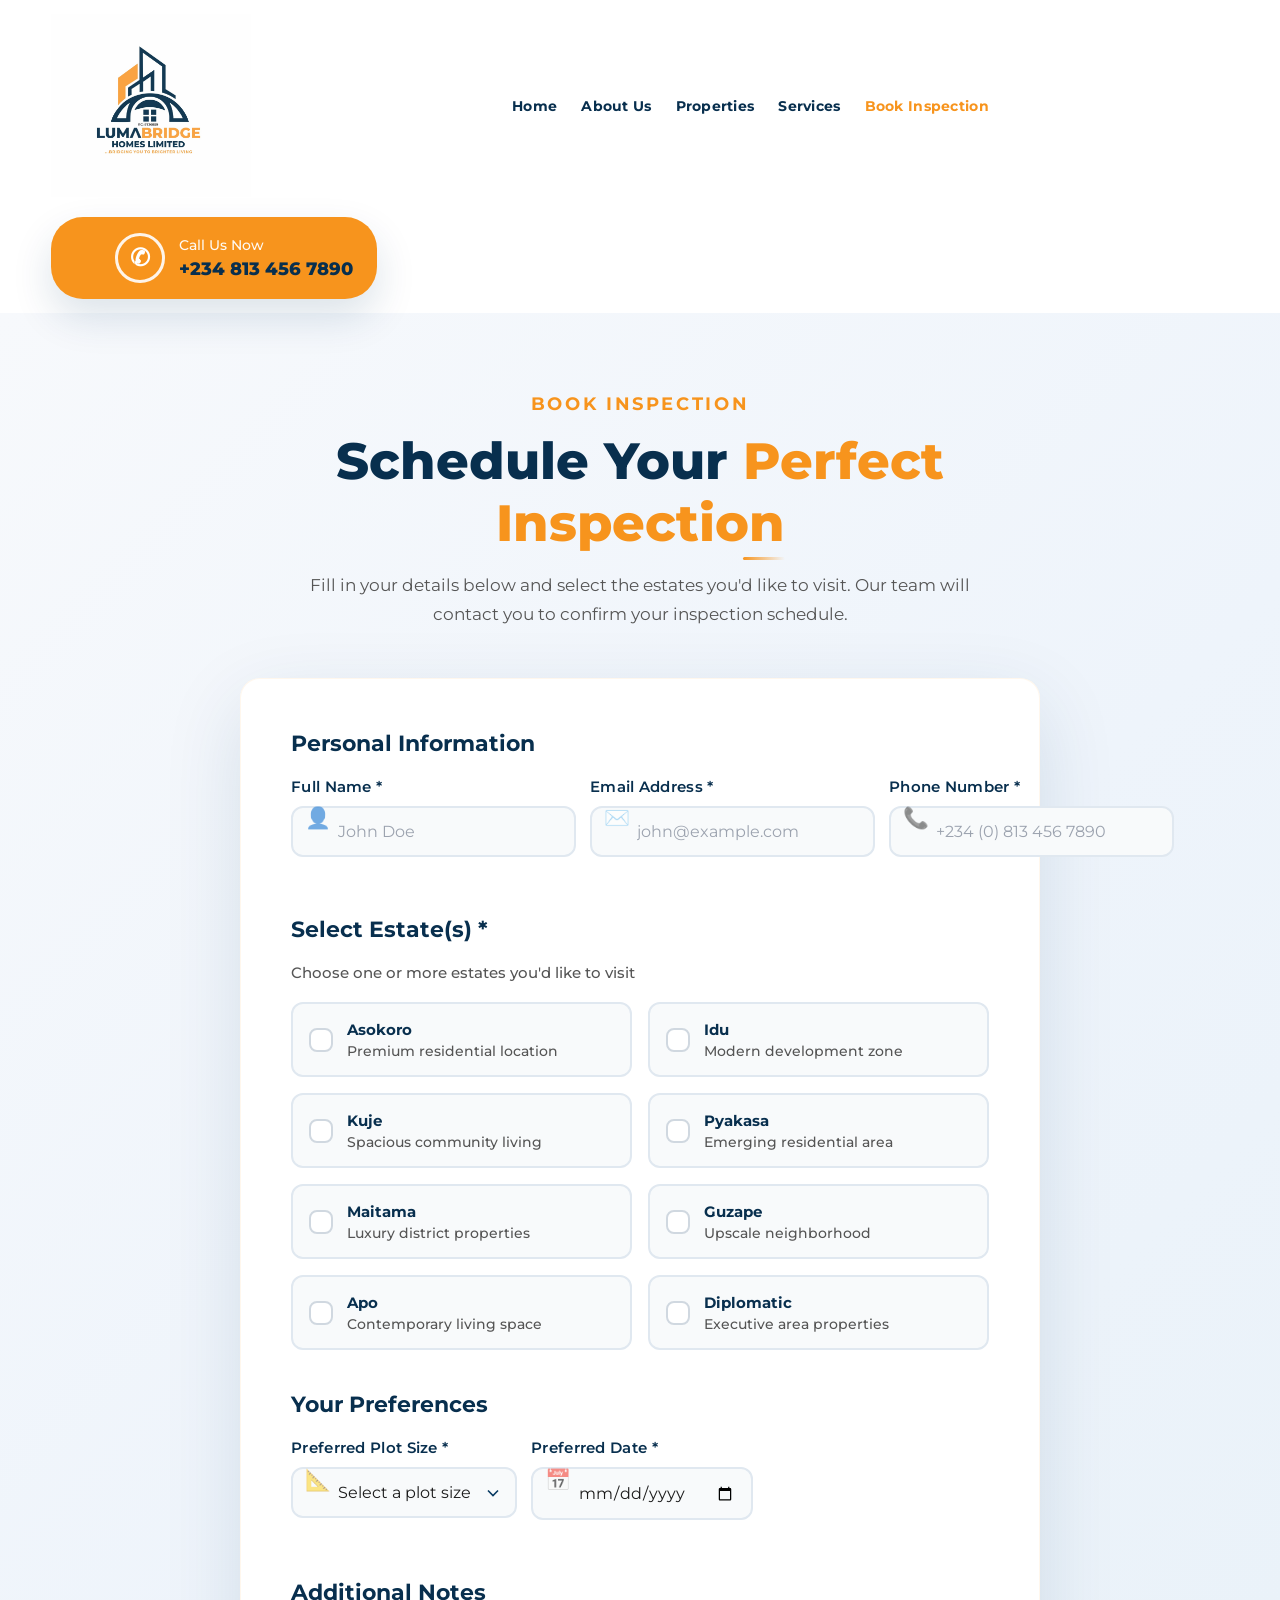
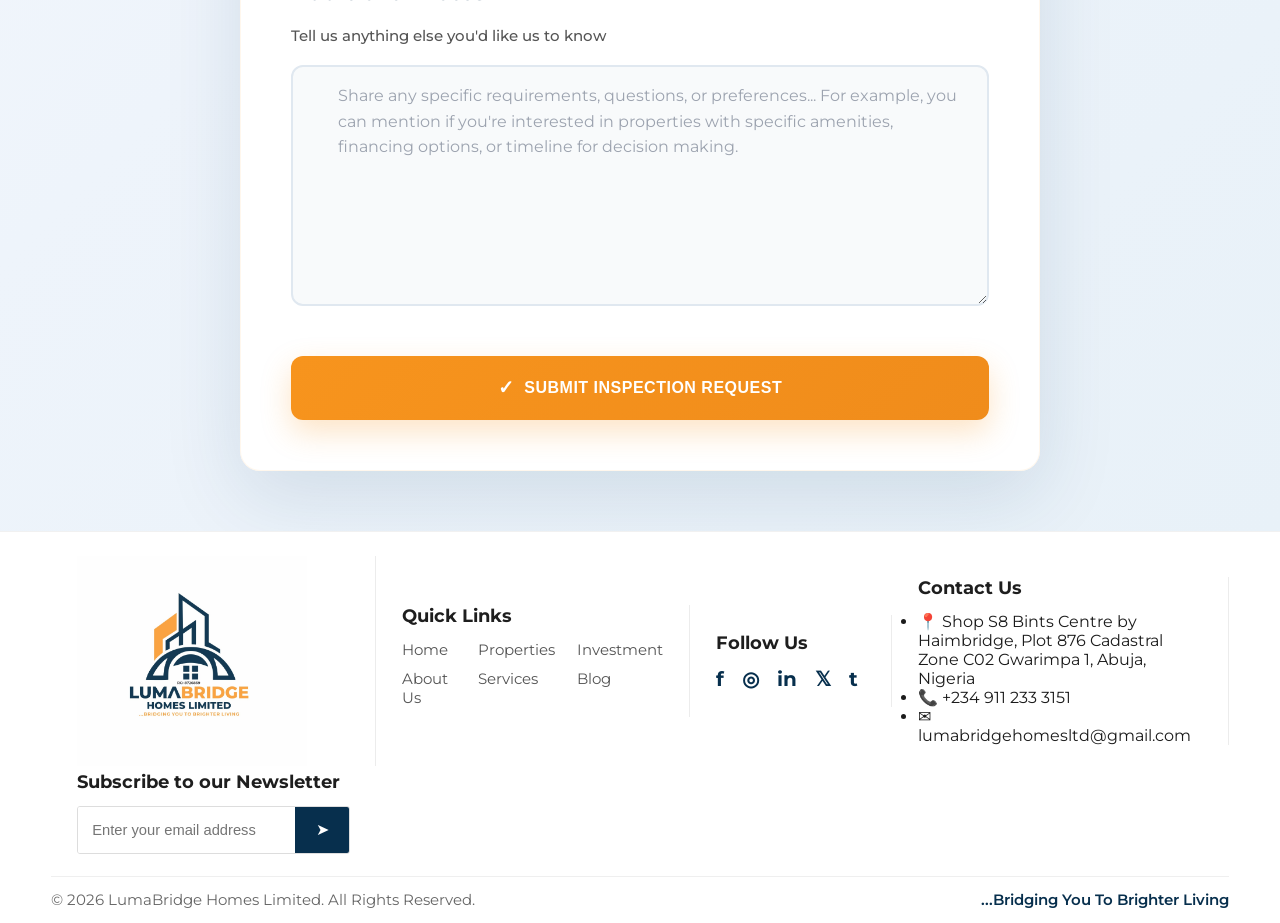
<file: index(5).html>
<!DOCTYPE html>
<html lang="en">
<head>
  <meta charset="UTF-8" />
  <meta name="viewport" content="width=device-width, initial-scale=1.0" />
  <title>Book Inspection | Lumabridge</title>
  <link rel="preconnect" href="https://fonts.googleapis.com" />
  <link rel="preconnect" href="https://fonts.gstatic.com" crossorigin />
  <link
    href="https://fonts.googleapis.com/css2?family=Montserrat:wght@400;500;600;700;800&display=swap"
    rel="stylesheet"
  />
  <link rel="stylesheet" href="styles.css" />
</head>
<body>
  <header class="site-header">
    <div class="container nav-wrap">
      <a href="index.html" class="brand" aria-label="Lumabridge Homes Limited">
        <img src="logo.jpeg" alt="Lumabridge Homes Limited Logo" />
      </a>

      <button class="menu-toggle" id="menuToggle" type="button" aria-label="Toggle menu" aria-controls="siteNav" aria-expanded="false">
        <span></span>
        <span></span>
        <span></span>
      </button>

      <ul class="nav" id="siteNav">
        <li><a href="index.html">Home</a></li>
        <li><a href="index(1).html">About Us</a></li>
        <li><a href="index(4).html">Properties</a></li>
        <li><a href="index(2).html">Services</a></li>
        <li><a href="index(5).html" class="active">Book Inspection</a></li>
      </ul>

      <div class="call-banner">
        <div class="call-icon">✆</div>
        <div class="call-text">
          <small>Call Us Now</small>
          <strong>+234 813 456 7890</strong>
        </div>
      </div>
    </div>
  </header>

  <section class="booking-hero">
    <div class="container booking-container">
      <div class="booking-header">
        <div class="eyebrow">BOOK INSPECTION</div>
        <h1 class="booking-main-title">
          Schedule Your <span class="highlight">Perfect Inspection</span>
        </h1>
        <p class="booking-subtitle">
          Fill in your details below and select the estates you'd like to visit. Our team will contact you to confirm your inspection schedule.
        </p>
      </div>

      <div class="booking-panel">
        <form id="bookingForm" class="booking-form">
          <!-- Personal Information Section -->
          <div class="form-section">
            <h3 class="form-section-title">Personal Information</h3>
            <div class="form-grid">
              <div class="form-row">
                <label for="name">Full Name *</label>
                <input type="text" id="name" name="name" placeholder="John Doe" required />
                <span class="input-icon">👤</span>
              </div>
              <div class="form-row">
                <label for="email">Email Address *</label>
                <input type="email" id="email" name="email" placeholder="john@example.com" required />
                <span class="input-icon">✉️</span>
              </div>
              <div class="form-row">
                <label for="phone">Phone Number *</label>
                <input type="tel" id="phone" name="phone" placeholder="+234 (0) 813 456 7890" required />
                <span class="input-icon">📞</span>
              </div>
            </div>
          </div>

          <!-- Estate Selection Section -->
          <div class="form-section">
            <h3 class="form-section-title">Select Estate(s) *</h3>
            <p class="section-description">Choose one or more estates you'd like to visit</p>
            <div class="estate-selection">
              <div class="estate-checkbox">
                <input type="checkbox" id="estate1" name="estates" value="Asokoro" />
                <label for="estate1">
                  <span class="checkbox-box"></span>
                  <div class="estate-info">
                    <strong>Asokoro</strong>
                    <small>Premium residential location</small>
                  </div>
                </label>
              </div>
              <div class="estate-checkbox">
                <input type="checkbox" id="estate2" name="estates" value="Idu" />
                <label for="estate2">
                  <span class="checkbox-box"></span>
                  <div class="estate-info">
                    <strong>Idu</strong>
                    <small>Modern development zone</small>
                  </div>
                </label>
              </div>
              <div class="estate-checkbox">
                <input type="checkbox" id="estate3" name="estates" value="Kuje" />
                <label for="estate3">
                  <span class="checkbox-box"></span>
                  <div class="estate-info">
                    <strong>Kuje</strong>
                    <small>Spacious community living</small>
                  </div>
                </label>
              </div>
              <div class="estate-checkbox">
                <input type="checkbox" id="estate4" name="estates" value="Pyakasa" />
                <label for="estate4">
                  <span class="checkbox-box"></span>
                  <div class="estate-info">
                    <strong>Pyakasa</strong>
                    <small>Emerging residential area</small>
                  </div>
                </label>
              </div>
              <div class="estate-checkbox">
                <input type="checkbox" id="estate5" name="estates" value="Maitama" />
                <label for="estate5">
                  <span class="checkbox-box"></span>
                  <div class="estate-info">
                    <strong>Maitama</strong>
                    <small>Luxury district properties</small>
                  </div>
                </label>
              </div>
              <div class="estate-checkbox">
                <input type="checkbox" id="estate6" name="estates" value="Guzape" />
                <label for="estate6">
                  <span class="checkbox-box"></span>
                  <div class="estate-info">
                    <strong>Guzape</strong>
                    <small>Upscale neighborhood</small>
                  </div>
                </label>
              </div>
              <div class="estate-checkbox">
                <input type="checkbox" id="estate7" name="estates" value="Apo" />
                <label for="estate7">
                  <span class="checkbox-box"></span>
                  <div class="estate-info">
                    <strong>Apo</strong>
                    <small>Contemporary living space</small>
                  </div>
                </label>
              </div>
              <div class="estate-checkbox">
                <input type="checkbox" id="estate8" name="estates" value="Diplomatic" />
                <label for="estate8">
                  <span class="checkbox-box"></span>
                  <div class="estate-info">
                    <strong>Diplomatic</strong>
                    <small>Executive area properties</small>
                  </div>
                </label>
              </div>
            </div>
          </div>

          <!-- Preferences Section -->
          <div class="form-section">
            <h3 class="form-section-title">Your Preferences</h3>
            <div class="form-grid">
              <div class="form-row">
                <label for="plotSize">Preferred Plot Size *</label>
                <select id="plotSize" name="plotSize" required>
                  <option value="">Select a plot size</option>
                  <option value="150">150 SQM</option>
                  <option value="250">250 SQM</option>
                  <option value="350">350 SQM</option>
                  <option value="500">500 SQM</option>
                </select>
                <span class="input-icon">📐</span>
              </div>
              <div class="form-row">
                <label for="date">Preferred Date *</label>
                <input type="date" id="date" name="date" required />
                <span class="input-icon">📅</span>
              </div>
            </div>
          </div>

          <!-- Additional Notes Section -->
          <div class="form-section">
            <h3 class="form-section-title">Additional Notes</h3>
            <p class="section-description">Tell us anything else you'd like us to know</p>
            <div class="form-row">
              <textarea id="message" name="message" rows="8" placeholder="Share any specific requirements, questions, or preferences... For example, you can mention if you're interested in properties with specific amenities, financing options, or timeline for decision making."></textarea>
            </div>
          </div>

          <!-- Submit Section -->
          <div class="form-actions">
            <button type="submit" class="btn btn-primary">
              <span class="btn-icon">✓</span>
              SUBMIT INSPECTION REQUEST
            </button>
            <p id="bookingMessage" class="booking-message" style="display:none;"></p>
          </div>
        </form>
      </div>
    </div>
  </section>

  <!-- FOOTER MAIN -->
  <footer class="site-footer">
    <div class="container footer-main">
      <!-- Logo -->
      <div class="footer-col footer-brand">
        <a href="index.html" class="footer-logo"><img src="logo.jpeg" alt="LumaBridge Homes Limited"></a>
      </div>

      <!-- Quick Links -->
      <div class="footer-col footer-links">
        <h5>Quick Links</h5>
        <div class="footer-links-grid">
          <ul>
            <li><a href="index.html">Home</a></li>
            <li><a href="index(1).html">About Us</a></li>
          </ul>
          <ul>
            <li><a href="index(4).html">Properties</a></li>
            <li><a href="index(2).html">Services</a></li>
          </ul>
          <ul>
            <li><a href="index(4).html">Investment</a></li>
            <li><a href="index(1).html">Blog</a></li>
          </ul>
        </div>
      </div>

      <!-- Social -->
      <div class="footer-col footer-social">
        <h5>Follow Us</h5>
        <div class="social-links">
          <a href="https://www.facebook.com/share/1Bc9hF5iks/?mibextid=wwXIfr" aria-label="Facebook">f</a>
          <a href="https://www.instagram.com/lumabridgehomesltd" aria-label="Instagram">◎</a>
          <a href="https://www.linkedin.com/company/lumabridgehomesltd" aria-label="LinkedIn">in</a>
          <a href="https://twitter.com/lumabridgehomesltd" aria-label="Twitter">𝕏</a>
          <a href="https://www.tiktok.com/@lumabridgehomesltd?_r=1&_t=ZS-97TXwSJT7fr" aria-label="TikTok">t</a>
        </div>
      </div>

      <!-- Contact / Office Address -->
      <div class="footer-col footer-contact">
        <h5>Contact Us</h5>
        <ul class="contact-footer-list">
          <li>
            <span class="contact-icon">📍</span>
            <span>Shop S8 Bints Centre by Haimbridge, Plot 876 Cadastral Zone C02 Gwarimpa 1, Abuja, Nigeria</span>
          </li>
          <li>
            <span class="contact-icon">📞</span>
            <a href="tel:+2349112333151">+234 911 233 3151</a>
          </li>
          <li>
            <span class="contact-icon">✉</span>
            <a href="mailto:info@lumabridgehomes.com">lumabridgehomesltd@gmail.com</a>
          </li>
        </ul>
      </div>

      <!-- Newsletter -->
      <div class="footer-col footer-newsletter">
        <h5>Subscribe to our Newsletter</h5>
        <form class="newsletter-form">
          <input type="email" placeholder="Enter your email address">
          <button type="submit">➤</button>
        </form>
      </div>
    </div>

    <!-- Bottom bar -->
    <div class="container footer-bottom">
      <p>© 2026 LumaBridge Homes Limited. All Rights Reserved.</p>
      <span>...Bridging You To Brighter Living</span>
    </div>
  </footer>

  <script src="script.js"></script>
  <script>
    document.addEventListener('DOMContentLoaded', () => {
      const bookingForm = document.getElementById('bookingForm');
      const bookingMessage = document.getElementById('bookingMessage');
      const estateCheckboxes = document.querySelectorAll('input[name="estates"]');

      bookingForm.addEventListener('submit', (event) => {
        event.preventDefault();

        const selectedEstates = Array.from(estateCheckboxes)
          .filter(checkbox => checkbox.checked)
          .map(checkbox => checkbox.value);

        if (selectedEstates.length === 0) {
          bookingMessage.style.display = 'block';
          bookingMessage.textContent = '⚠️ Please select at least one estate to visit.';
          bookingMessage.style.color = '#dc2626';
          bookingMessage.style.borderLeftColor = '#dc2626';
          return;
        }

        const fullName = document.getElementById('name')?.value?.trim() || 'Not provided';
        const email = document.getElementById('email')?.value?.trim() || 'Not provided';
        const phone = document.getElementById('phone')?.value?.trim() || 'Not provided';
        const plotSize = document.getElementById('plotSize')?.value || 'Not provided';
        const preferredDate = document.getElementById('date')?.value || 'Not provided';
        const notes = document.getElementById('message')?.value?.trim() || 'No additional notes';

        const whatsappMessage = [
          'Hello Lumabridge Homes, I would like to submit an inspection request.',
          `Full Name: ${fullName}`,
          `Email: ${email}`,
          `Phone: ${phone}`,
          `Selected Estates: ${selectedEstates.join(', ')}`,
          `Preferred Plot Size: ${plotSize}`,
          `Preferred Date: ${preferredDate}`,
          `Additional Notes: ${notes}`
        ].join('\n');

        const whatsappUrl = `https://wa.me/2349112333151?text=${encodeURIComponent(whatsappMessage)}`;
        window.open(whatsappUrl, '_blank', 'noopener,noreferrer');

        bookingMessage.style.display = 'block';
        bookingMessage.textContent = '✓ Opening WhatsApp with your inspection details...';
        bookingMessage.style.color = '#0a3b63';
        bookingMessage.style.borderLeftColor = '#F7941D';

        bookingForm.reset();
        bookingMessage.scrollIntoView({ behavior: 'smooth', block: 'nearest' });

        setTimeout(() => {
          bookingMessage.style.display = 'none';
        }, 5000);
      });

      // Add visual feedback when hovering over estate options
      estateCheckboxes.forEach(checkbox => {
        checkbox.addEventListener('change', () => {
          if (checkbox.checked) {
            console.log('Selected estate:', checkbox.value);
          }
        });
      });
    });
  </script>
</body>
</html>
</file>
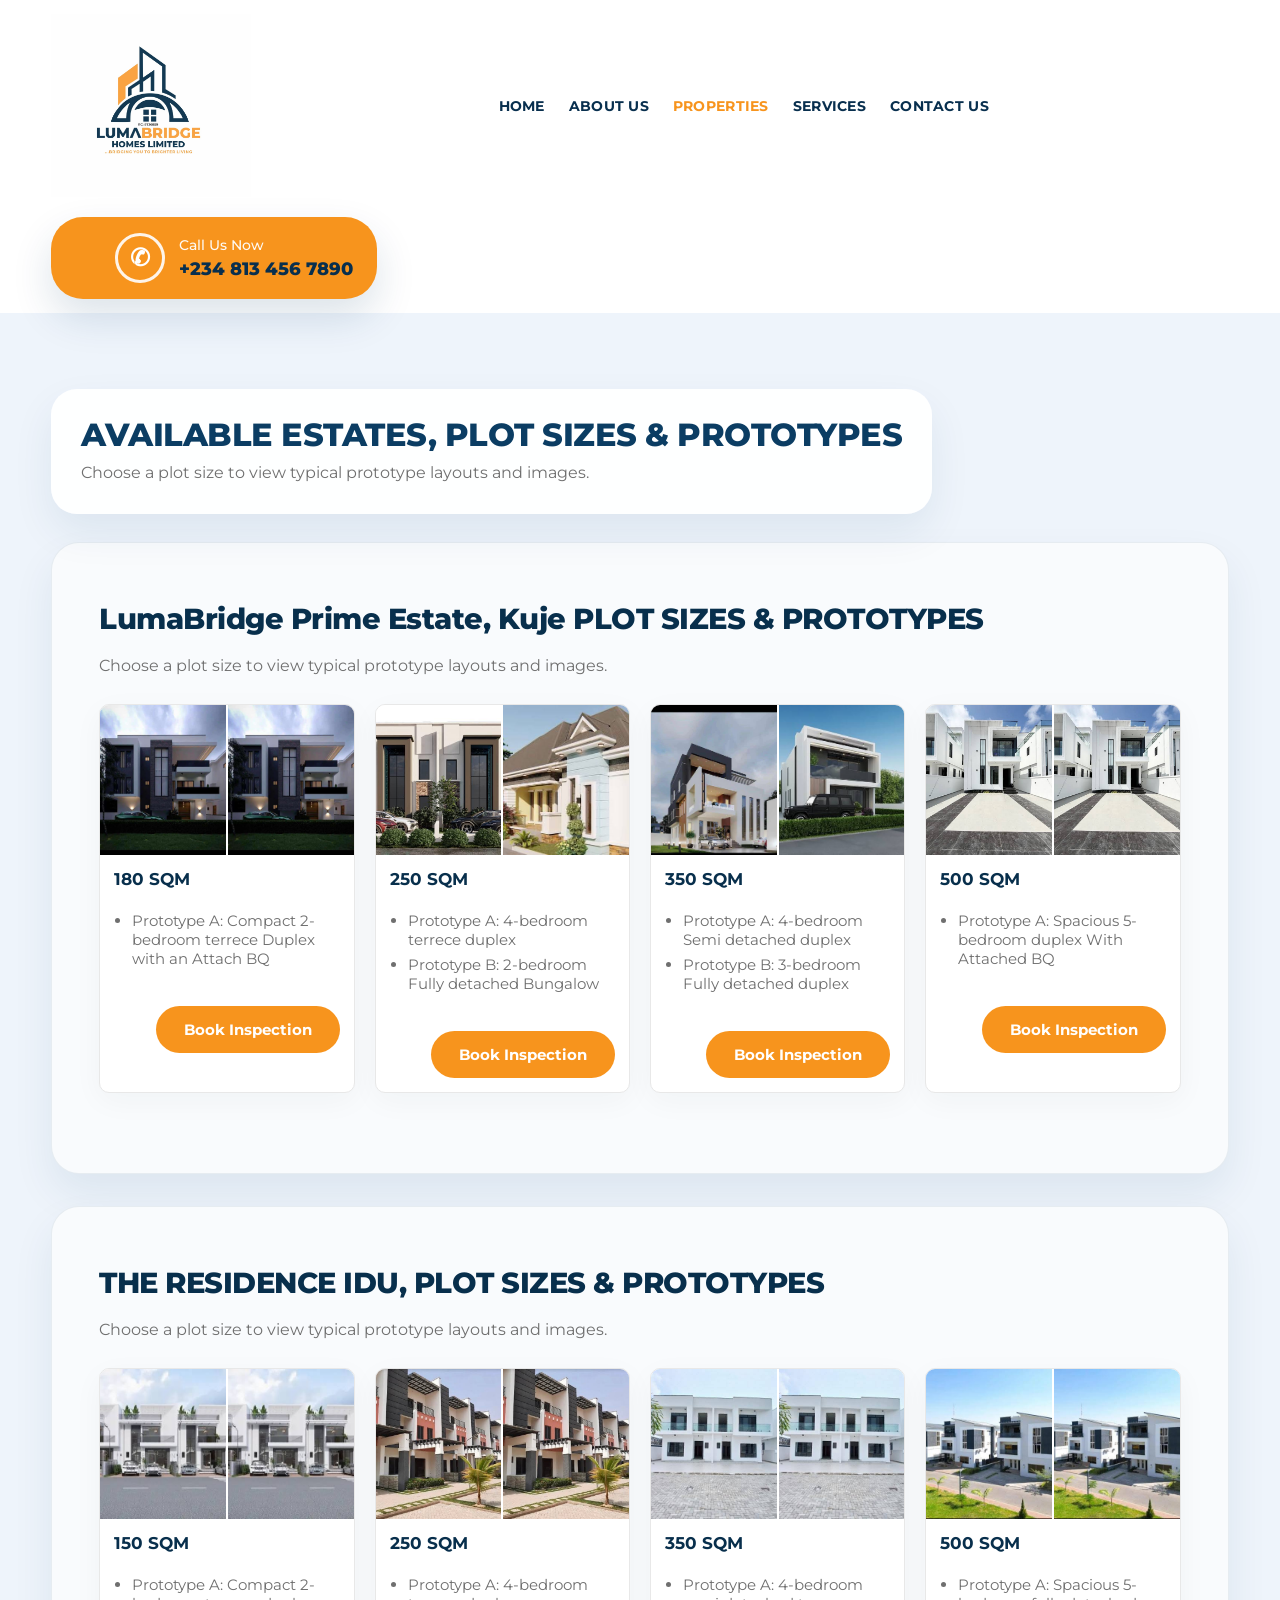
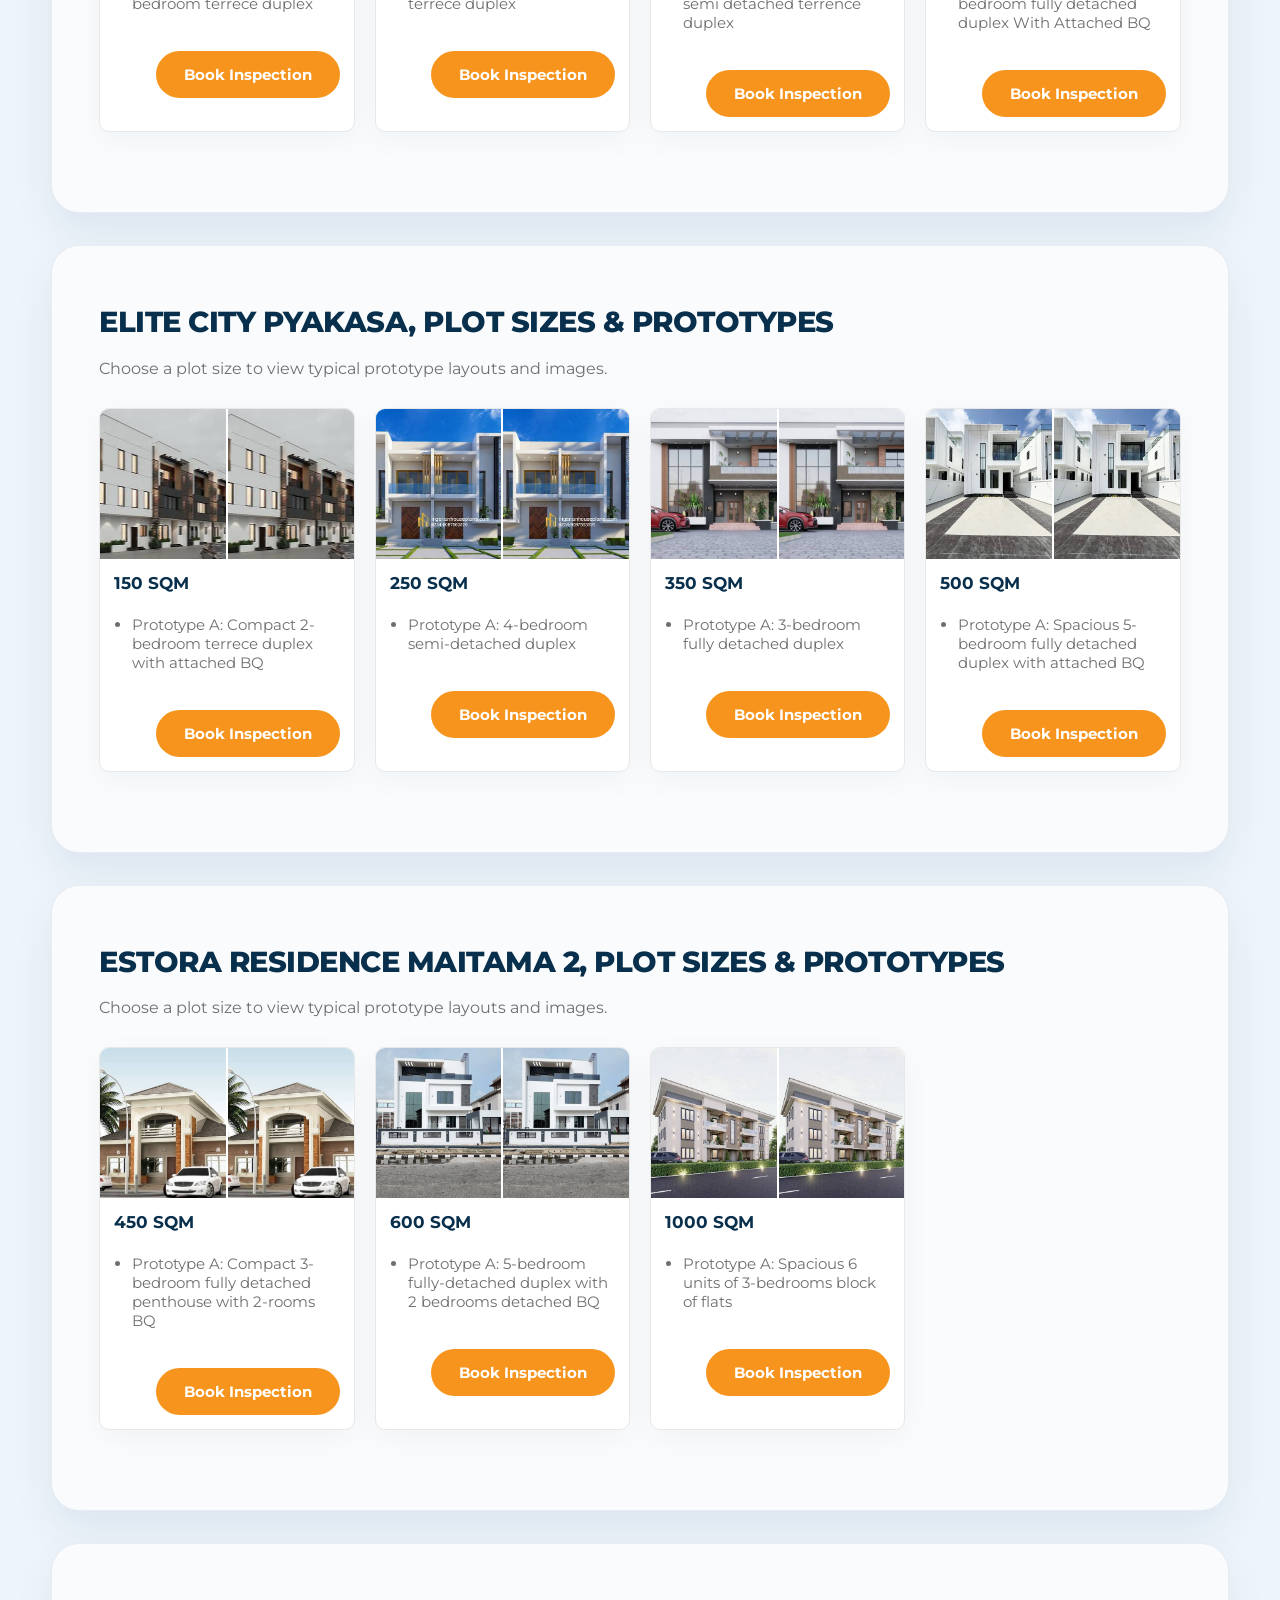
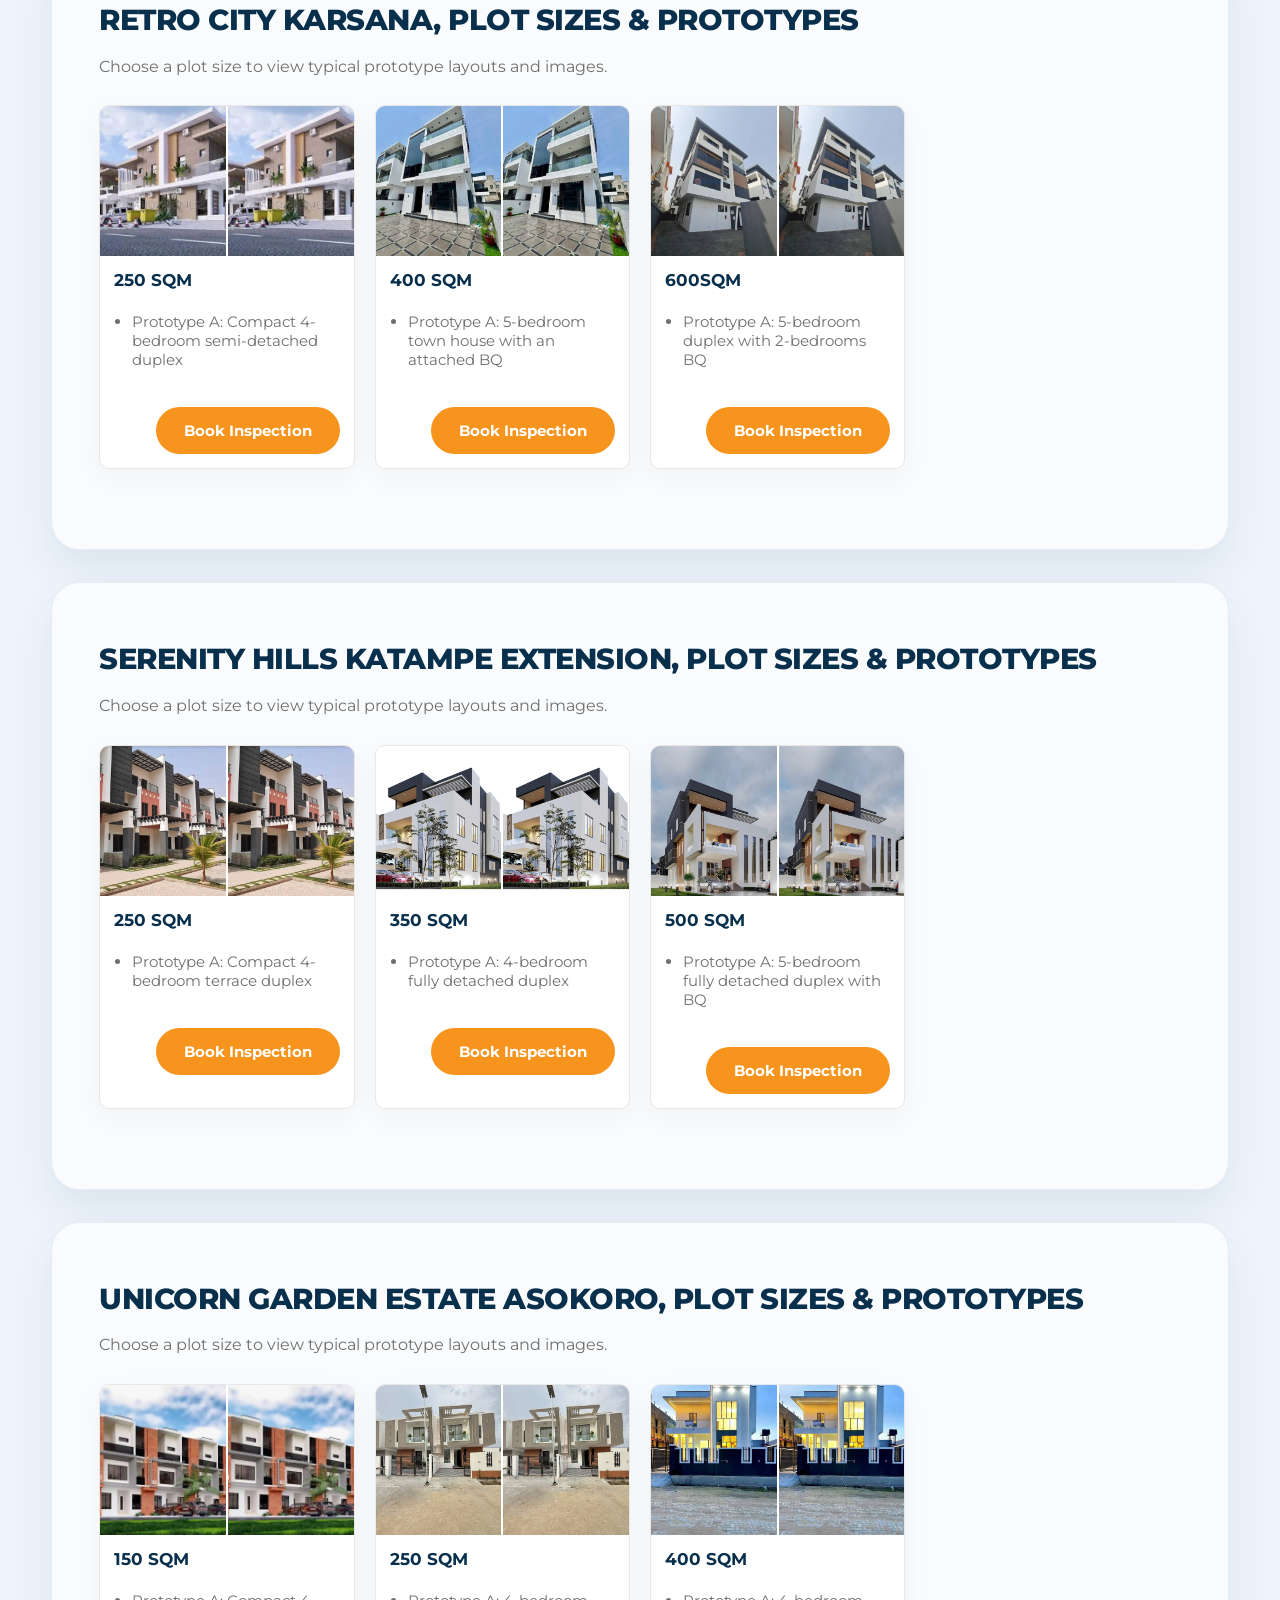
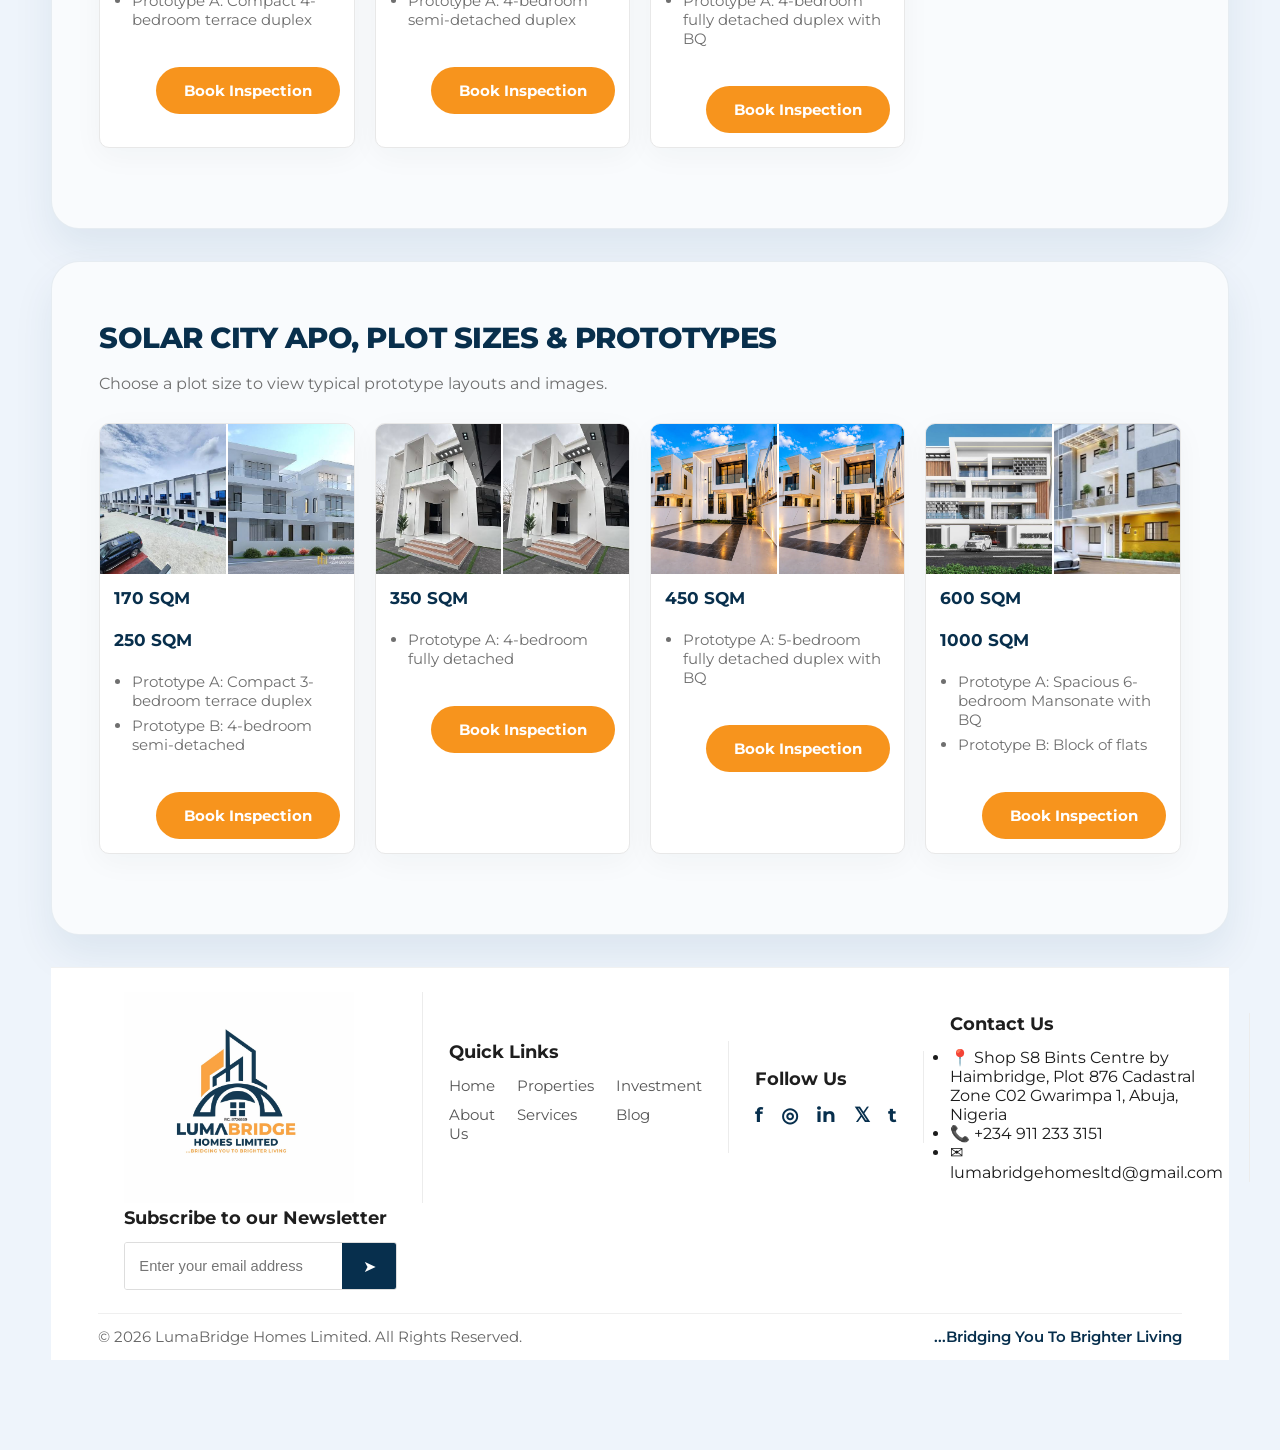
<file: properties.html>
﻿<!DOCTYPE html>
<html lang="en">
<head>
  <meta charset="UTF-8" />
  <meta name="viewport" content="width=device-width, initial-scale=1.0" />
  <title>Lumabridge Properties</title>
  <link rel="preconnect" href="https://fonts.googleapis.com" />
  <link rel="preconnect" href="https://fonts.gstatic.com" crossorigin />
  <link
    href="https://fonts.googleapis.com/css2?family=Montserrat:wght@400;500;600;700;800&display=swap"
    rel="stylesheet"
  />
  <link rel="stylesheet" href="styles.css" />
</head>
<body>
  <header class="site-header">
    <div class="container nav-wrap">
      <a href="index.html" class="brand" aria-label="Lumabridge Homes Limited">
        <img src="logo.jpeg" alt="Lumabridge Homes Limited Logo" />
      </a>

      <button class="menu-toggle" id="menuToggle" aria-label="Toggle menu" aria-expanded="false">
        <span></span>
        <span></span>
        <span></span>
      </button>

      <ul class="nav" id="siteNav">
        <li><a href="index.html">HOME</a></li>
        <li><a href="index(1).html">ABOUT US</a></li>
        <li><a href="properties.html" class="active">PROPERTIES</a></li>
        <li><a href="index(2).html">SERVICES</a></li>
        <li><a href="booking.html">CONTACT US</a></li>
      </ul>

      <div class="call-banner">
        <div class="call-icon">✆</div>
        <div class="call-text">
          <small>Call Us Now</small>
          <strong>+234 813 456 7890</strong>
        </div>
      </div>
    </div>
  </header>

  <section class="featured-properties">
    <div class="container">
      <div class="featured-header">
        <div class="featured-title-wrap">
          <h2 class="section-title">AVAILABLE ESTATES, PLOT SIZES & PROTOTYPES</h2>
          <p class="section-subtitle">Choose a plot size to view typical prototype layouts and images.</p>
        </div>
      </div>

      <section class="plot-sizes-section">
        <div class="container">
          <div class="section-header">
            <h2 class="section-title">LumaBridge Prime Estate, Kuje PLOT SIZES & PROTOTYPES</h2>
            <p class="section-subtitle">Choose a plot size to view typical prototype layouts and images.</p>
          </div>

          <div class="plot-sizes-grid">
            <div class="plot-card">
              <div class="plot-images">
                <img src="pro.jpeg" alt="Prototype for 180SQM - A">
                <img src="pro.jpeg" alt="Prototype for 180SQM - B">
              </div>
              <div class="plot-info">
                <h3>180 SQM</h3>
                <ul>
                  <li>Prototype A: Compact 2-bedroom terrece Duplex with an Attach BQ</li>
                </ul>
              </div>
            </div>

            <div class="plot-card">
              <div class="plot-images">
                <img src="pro2.jpeg" alt="Prototype for 250SQM - A">
                <img src="pro1.0.jpg" alt="Prototype for 250SQM - B">
              </div>
              <div class="plot-info">
                <h3>250 SQM</h3>
                <ul>
                  <li>Prototype A: 4-bedroom terrece duplex</li>
                   <li>Prototype B: 2-bedroom Fully detached Bungalow</li>
                </ul>
              </div>
            </div>

            <div class="plot-card">
              <div class="plot-images">
                <img src="pro1.jpeg" alt="Prototype for 350SQM - A">
                <img src="pro2.0.jpg" alt="Prototype for 350SQM - B">
              </div>
              <div class="plot-info">
                <h3>350 SQM</h3>
                <ul>
                  <li>Prototype A: 4-bedroom Semi detached duplex</li>
                   <li>Prototype B: 3-bedroom Fully detached duplex</li>
                </ul>
              </div>
            </div>

            <div class="plot-card">
              <div class="plot-images">
                <img src="pro3.0.jpg" alt="Prototype for 500SQM - A">
                <img src="pro3.0.jpg" alt="Prototype for 500SQM - B">
              </div>
              <div class="plot-info">
                <h3>500 SQM</h3>
                <ul>
                  <li>Prototype A: Spacious 5-bedroom duplex With Attached BQ</li>
                </ul>
              </div>
            </div>
          </div>
        </div>
      </section>

      <section class="plot-sizes-section">
        <div class="container">
          <div class="section-header">
            <h2 class="section-title">THE RESIDENCE IDU, PLOT SIZES & PROTOTYPES</h2>
            <p class="section-subtitle">Choose a plot size to view typical prototype layouts and images.</p>
          </div>

          <div class="plot-sizes-grid">
            <div class="plot-card">
              <div class="plot-images">
                <img src="idu1.jpeg" alt="Prototype for 150SQM - A">
                <img src="idu1.jpeg" alt="Prototype for 150SQM - B">
              </div>
              <div class="plot-info">
                <h3>150 SQM</h3>
                <ul>
                  <li>Prototype A: Compact 2-bedroom terrece duplex</li>

                </ul>
              </div>
            </div>

            <div class="plot-card">
              <div class="plot-images">
                <img src="idu1.o.jpg" alt="Prototype for 250SQM - A">
                <img src="idu1.o.jpg" alt="Prototype for 250SQM - B">
              </div>
              <div class="plot-info">
                <h3>250 SQM</h3>
                <ul>
                  <li>Prototype A: 4-bedroom terrece duplex</li>
                </ul>
              </div>
            </div>

            <div class="plot-card">
              <div class="plot-images">
                <img src="idu1.1.jpg" alt="Prototype for 350SQM - A">
                <img src="idu1.1.jpg" alt="Prototype for 350SQM - B">
              </div>
              <div class="plot-info">
                <h3>350 SQM</h3>
                <ul>
                  <li>Prototype A: 4-bedroom semi detached terrence duplex</li>
                </ul>
              </div>
            </div>

            <div class="plot-card">
              <div class="plot-images">
                <img src="idu1.2.jpg" alt="Prototype for 500SQM - A">
                <img src="idu1.2.jpg" alt="Prototype for 500SQM - B">
              </div>
              <div class="plot-info">
                <h3>500 SQM</h3>
                <ul>
                  <li>Prototype A: Spacious 5-bedroom fully detached duplex With Attached BQ</li>
                </ul>
              </div>
            </div>
          </div>
        </div>
      </section>

      <section class="plot-sizes-section">
        <div class="container">
          <div class="section-header">
            <h2 class="section-title">ELITE CITY PYAKASA, PLOT SIZES & PROTOTYPES</h2>
            <p class="section-subtitle">Choose a plot size to view typical prototype layouts and images.</p>
          </div>

          <div class="plot-sizes-grid">
            <div class="plot-card">
              <div class="plot-images">
                <img src="pyakasa1.jpg" alt="Prototype for 150SQM - A">
                <img src="pyakasa1.jpg" alt="Prototype for 150SQM - B">
              </div>
              <div class="plot-info">
                <h3>150 SQM</h3>
                <ul>
                  <li>Prototype A: Compact 2-bedroom terrece duplex with attached BQ</li>
                </ul>
              </div>
            </div>

            <div class="plot-card">
              <div class="plot-images">
                <img src="pyakasa1.0.jpeg" alt="Prototype for 250SQM - A">
                <img src="pyakasa1.0.jpeg" alt="Prototype for 250SQM - B">
              </div>
              <div class="plot-info">
                <h3>250 SQM</h3>
                <ul>
                  <li>Prototype A: 4-bedroom semi-detached duplex</li>
                </ul>
              </div>
            </div>

            <div class="plot-card">
              <div class="plot-images">
                <img src="pyakasa1.1.jpeg" alt="Prototype for 350SQM - A">
                <img src="pyakasa1.1.jpeg" alt="Prototype for 350SQM - B">
              </div>
              <div class="plot-info">
                <h3>350 SQM</h3>
                <ul>
                  <li>Prototype A: 3-bedroom fully detached duplex</li>
                </ul>
              </div>
            </div>

            <div class="plot-card">
              <div class="plot-images">
                <img src="pyakasa1.2.jpeg" alt="Prototype for 500SQM - A">
                <img src="pyakasa1.2.jpeg" alt="Prototype for 500SQM - B">
              </div>
              <div class="plot-info">
                <h3>500 SQM</h3>
                <ul>
                  <li>Prototype A: Spacious 5-bedroom fully detached duplex with attached BQ</li>
                </ul>
              </div>
            </div>
          </div>
        </div>
      </section>

      <section class="plot-sizes-section">
        <div class="container">
          <div class="section-header">
            <h2 class="section-title">ESTORA RESIDENCE MAITAMA 2, PLOT SIZES & PROTOTYPES</h2>
            <p class="section-subtitle">Choose a plot size to view typical prototype layouts and images.</p>
          </div>

          <div class="plot-sizes-grid">
            <div class="plot-card">
              <div class="plot-images">
                <img src="maitam1.jpg" alt="Prototype for 150SQM - A">
                <img src="maitam1.jpg" alt="Prototype for 150SQM - B">
              </div>
              <div class="plot-info">
                <h3>450 SQM</h3>
                <ul>
                  <li>Prototype A: Compact 3-bedroom fully detached penthouse with 2-rooms BQ</li>
                </ul>
              </div>
            </div>

            <div class="plot-card">
              <div class="plot-images">
                <img src="maitam1.0.jpg" alt="Prototype for 250SQM - A">
                <img src="maitam1.0.jpg" alt="Prototype for 250SQM - B">
              </div>
              <div class="plot-info">
                <h3>600 SQM</h3>
                <ul>
                  <li>Prototype A: 5-bedroom fully-detached duplex with 2 bedrooms detached BQ</li>
                </ul>
              </div>
            </div>

            <div class="plot-card">
              <div class="plot-images">
                <img src="maitam1.1.jpg" alt="Prototype for 350SQM - A">
                <img src="maitam1.1.jpg" alt="Prototype for 350SQM - B">
              </div>
              <div class="plot-info">
                <h3>1000 SQM</h3>
                <ul>
                  <li>Prototype A: Spacious 6 units of 3-bedrooms block of flats</li>
                </ul>
              </div>
            </div>
      </section>

      <section class="plot-sizes-section">
        <div class="container">
          <div class="section-header">
            <h2 class="section-title">RETRO CITY KARSANA, PLOT SIZES & PROTOTYPES</h2>
            <p class="section-subtitle">Choose a plot size to view typical prototype layouts and images.</p>
          </div>

          <div class="plot-sizes-grid">
            <div class="plot-card">
              <div class="plot-images">
                <img src="karsana.jpg" alt="Prototype for 150SQM - A">
                <img src="karsana.jpg" alt="Prototype for 150SQM - B">
              </div>
              <div class="plot-info">
                <h3>250 SQM</h3>
                <ul>
                  <li>Prototype A: Compact 4-bedroom semi-detached duplex</li>
                </ul>
              </div>
            </div>

            <div class="plot-card">
              <div class="plot-images">
                <img src="karsana1.0.jpg" alt="Prototype for 250SQM - A">
                <img src="karsana1.0.jpg" alt="Prototype for 250SQM - B">
              </div>
              <div class="plot-info">
                <h3>400 SQM</h3>
                <ul>
                  <li>Prototype A: 5-bedroom town house with an attached BQ </li>
                </ul>
              </div>
            </div>

            <div class="plot-card">
              <div class="plot-images">
                <img src="karsana1.1.jpg" alt="Prototype for 350SQM - A">
                <img src="karsana1.1.jpg" alt="Prototype for 350SQM - B">
              </div>
              <div class="plot-info">
                <h3>600SQM</h3>
                <ul>
                  <li>Prototype A: 5-bedroom duplex with 2-bedrooms BQ</li>
                </ul>
              </div>
            </div>
      </section>

      <section class="plot-sizes-section">
        <div class="container">
          <div class="section-header">
            <h2 class="section-title">SERENITY HILLS KATAMPE EXTENSION, PLOT SIZES & PROTOTYPES</h2>
            <p class="section-subtitle">Choose a plot size to view typical prototype layouts and images.</p>
          </div>

          <div class="plot-sizes-grid">
            <div class="plot-card">
              <div class="plot-images">
                <img src="katampe1.0.jpeg" alt="Prototype for 150SQM - A">
                <img src="katampe1.0.jpeg" alt="Prototype for 150SQM - B">
              </div>
              <div class="plot-info">
                <h3>250 SQM</h3>
                <ul>
                  <li>Prototype A: Compact 4-bedroom terrace duplex</li>
                </ul>
              </div>
            </div>

            <div class="plot-card">
              <div class="plot-images">
                <img src="KATAMPE1 PNG.png" alt="Prototype for 250SQM - A">
                <img src="KATAMPE1 PNG.png" alt="Prototype for 250SQM - B">
              </div>
              <div class="plot-info">
                <h3>350 SQM</h3>
                <ul>
                  <li>Prototype A: 4-bedroom fully detached duplex</li>
                </ul>
              </div>
            </div>

            <div class="plot-card">
              <div class="plot-images">
                <img src="KATAMPE 400SQM2.jpg.jpeg" alt="Prototype for 350SQM - A">
                <img src="KATAMPE 400SQM2.jpg.jpeg" alt="Prototype for 350SQM - B">
              </div>
              <div class="plot-info">
                <h3>500 SQM</h3>
                <ul>
                  <li>Prototype A: 5-bedroom fully detached duplex with BQ</li>
                </ul>
              </div>
            </div>
      </section>

      <section class="plot-sizes-section">
        <div class="container">
          <div class="section-header">
            <h2 class="section-title">UNICORN GARDEN ESTATE ASOKORO, PLOT SIZES & PROTOTYPES</h2>
            <p class="section-subtitle">Choose a plot size to view typical prototype layouts and images.</p>
          </div>

          <div class="plot-sizes-grid">
            <div class="plot-card">
              <div class="plot-images">
                <img src="asokoro1.jpeg" alt="Prototype for 150SQM - A">
                <img src="asokoro1.jpeg" alt="Prototype for 150SQM - B">
              </div>
              <div class="plot-info">
                <h3>150 SQM</h3>
                <ul>
                  <li>Prototype A: Compact 4-bedroom terrace duplex</li>
                </ul>
              </div>
            </div>

            <div class="plot-card">
              <div class="plot-images">
                <img src="asokoro1.0.jpeg" alt="Prototype for 250SQM - A">
                <img src="asokoro1.0.jpeg" alt="Prototype for 250SQM - B">
              </div>
              <div class="plot-info">
                <h3>250 SQM</h3>
                <ul>
                  <li>Prototype A: 4-bedroom semi-detached duplex</li>
                </ul>
              </div>
            </div>

            <div class="plot-card">
              <div class="plot-images">
                <img src="asokoro1.1.jpeg" alt="Prototype for 400SQM - A">
                <img src="asokoro1.1.jpeg" alt="Prototype for 400SQM - B">
              </div>
              <div class="plot-info">
                <h3>400 SQM</h3>
                <ul>
                  <li>Prototype A: 4-bedroom fully detached duplex with BQ</li>
                </ul>
              </div>
            </div>
      </section>

      <section class="plot-sizes-section">
        <div class="container">
          <div class="section-header">
            <h2 class="section-title">SOLAR CITY APO, PLOT SIZES & PROTOTYPES</h2>
            <p class="section-subtitle">Choose a plot size to view typical prototype layouts and images.</p>
          </div>

          <div class="plot-sizes-grid">
            <div class="plot-card">
              <div class="plot-images">
                <img src="apo1.jpeg" alt="Prototype for 150SQM - A">
                <img src="apo1.0.jpeg" alt="Prototype for 150SQM - B">
              </div>
              <div class="plot-info">
                <h3>170 SQM</h3>
                <h3>250 SQM</h3>
                <ul>
                  <li>Prototype A: Compact 3-bedroom terrace duplex</li>
                  <li>Prototype B: 4-bedroom semi-detached</li>
                </ul>
              </div>
            </div>

            <div class="plot-card">
              <div class="plot-images">
                <img src="apo1.1.jpeg" alt="Prototype for 250SQM - A">
                <img src="apo1.1.jpeg" alt="Prototype for 250SQM - B">
              </div>
              <div class="plot-info">
                <h3>350 SQM</h3>
                <ul>
                  <li>Prototype A: 4-bedroom fully detached</li>
  
                </ul>
              </div>
            </div>

            <div class="plot-card">
              <div class="plot-images">
                <img src="apo1.2.jpeg" alt="Prototype for 350SQM - A">
                <img src="apo1.2.jpeg" alt="Prototype for 350SQM - B">
              </div>
              <div class="plot-info">
                <h3>450 SQM</h3>
                <ul>
                  <li>Prototype A: 5-bedroom fully detached duplex with BQ</li>
                </ul>
              </div>
            </div>

            <div class="plot-card">
              <div class="plot-images">
                <img src="apo1.3.jpeg" alt="Prototype for 600SQM - A">
                <img src="apo1.4.jpeg" alt="Prototype for 600SQM - B">
              </div>
              <div class="plot-info">
                <h3>600 SQM</h3>
                <h3>1000 SQM</h3>
                <ul>
                  <li>Prototype A: Spacious 6-bedroom Mansonate with BQ</li>
                   <li>Prototype B: Block of flats</li>
                </ul>
              </div>
            </div>
          </div>
        </div>
      </section>


  <!-- FOOTER MAIN -->
  <footer class="site-footer">
    <div class="container footer-main">
      <!-- Logo -->
      <div class="footer-col footer-brand">
        <a href="index.html" class="footer-logo"><img src="logo.jpeg" alt="LumaBridge Homes Limited"></a>
      </div>

      <!-- Quick Links -->
      <div class="footer-col footer-links">
        <h5>Quick Links</h5>
        <div class="footer-links-grid">
          <ul>
            <li><a href="index.html">Home</a></li>
            <li><a href="index(1).html">About Us</a></li>
          </ul>
          <ul>
            <li><a href="properties.html">Properties</a></li>
            <li><a href="index(2).html">Services</a></li>
          </ul>
          <ul>
            <li><a href="properties.html">Investment</a></li>
            <li><a href="index(1).html">Blog</a></li>
          </ul>
        </div>
      </div>

      <!-- Social -->
      <div class="footer-col footer-social">
        <h5>Follow Us</h5>
        <div class="social-links">
          <a href="https://www.facebook.com/share/1Bc9hF5iks/?mibextid=wwXIfr" aria-label="Facebook">f</a>
          <a href="https://www.instagram.com/lumabridgehomesltd" aria-label="Instagram">◎</a>
          <a href="https://www.linkedin.com/company/lumabridgehomesltd" aria-label="LinkedIn">in</a>
          <a href="https://twitter.com/lumabridgehomesltd" aria-label="Twitter">𝕏</a>
          <a href="https://www.tiktok.com/@lumabridgehomesltd?_r=1&_t=ZS-97TXwSJT7fr" aria-label="TikTok">t</a>
        </div>
      </div>

      <!-- Contact / Office Address -->
      <div class="footer-col footer-contact">
        <h5>Contact Us</h5>
        <ul class="contact-footer-list">
          <li>
            <span class="contact-icon">📍</span>
            <span>Shop S8 Bints Centre by Haimbridge, Plot 876 Cadastral Zone C02 Gwarimpa 1, Abuja, Nigeria</span>
          </li>
          <li>
            <span class="contact-icon">📞</span>
            <a href="tel:+2349112333151">+234 911 233 3151</a>
          </li>
          <li>
            <span class="contact-icon">✉</span>
            <a href="mailto:info@lumabridgehomes.com">lumabridgehomesltd@gmail.com</a>
          </li>
        </ul>
      </div>

      <!-- Newsletter -->
      <div class="footer-col footer-newsletter">
        <h5>Subscribe to our Newsletter</h5>
        <form class="newsletter-form">
          <input type="email" placeholder="Enter your email address">
          <button type="submit">➤</button>
        </form>
      </div>
    </div>

    <!-- Bottom bar -->
    <div class="container footer-bottom">
      <p>© 2026 LumaBridge Homes Limited. All Rights Reserved.</p>
      <span>...Bridging You To Brighter Living</span>
    </div>
  </footer>

  <script src="script.js"></script>
  <script>
    document.addEventListener('DOMContentLoaded', () => {
      document.querySelectorAll('.plot-card').forEach(card => {
        const info = card.querySelector('.plot-info');
        if (!info || info.querySelector('.plot-booking-footer')) return;
        const footer = document.createElement('div');
        footer.className = 'plot-booking-footer';
        const link = document.createElement('a');
        link.className = 'btn-booking';
        link.href = 'booking.html';
        link.textContent = 'Book Inspection';
        footer.appendChild(link);
        info.appendChild(footer);
      });
    });
  </script>
</body>
</html>
</file>
<file: styles.css>
:root{
  --navy:#0A3B63;
  --navy-deep:#082F4E;
  --orange:#F7941D;
  --text:#1B1B1B;
  --muted:#555;
  --light:#F8F8F8;
  --white:#ffffff;
  --shadow:0 18px 40px rgba(10,59,99,.12);
  --radius:14px;
  --container: 1280px;
}

*{ box-sizing:border-box; margin:0; padding:0; }

body{
  font-family:"Montserrat",sans-serif;
  color:var(--text);
  background:
    radial-gradient(circle at top left, rgba(247,149,29,.14), transparent 25%),
    radial-gradient(circle at bottom right, rgba(10,59,99,.10), transparent 20%),
    linear-gradient(180deg, #eef4fb 0%, #ffffff 100%);
  overflow-x:hidden;
}

img{ display:block; max-width:100%; }

a{ text-decoration:none; color:inherit; }

.container{
  width:min(100% - 32px, var(--container));
  margin-inline:auto;
}

/* =========================
   HEADER / NAVBAR
========================= */
.site-header{
  position:relative;
  z-index:20;
  background:#fff;
}

.nav-wrap{
  display:flex;
  align-items:center;
  justify-content:space-between;
  gap:20px;
  min-height:88px;
  position:relative;
  padding:14px 0;
  flex-wrap:wrap;
}

.brand{
  display:flex;
  align-items:center;
  gap:12px;
  min-width:0;
  flex:0 1 220px;
  max-width:220px;
}

.brand img{
  width:220px;
  max-width:100%;
  height:auto;
  object-fit:contain;
}

.nav{
  display:flex;
  align-items:center;
  justify-content:flex-end;
  gap:24px;
  list-style:none;
  flex:1 1 auto;
  margin:0;
  padding:0;
  min-width:0;
}

.nav li{
  list-style:none;
}

.nav li a{
  font-size:14px;
  font-weight:700;
  color:var(--navy-deep);
  letter-spacing:.02em;
  transition:.25s ease;
  white-space:nowrap;
}

.nav li a:hover,
.nav li a.active{
  color:var(--orange);
}

.nav-menu{
  display:flex;
  align-items:center;
  gap:20px;
  flex:1 1 auto;
  justify-content:flex-end;
  min-width:0;
  margin-right:0;
}

.nav-menu a{
  font-size:14px;
  font-weight:700;
  color:var(--navy-deep);
  letter-spacing:.02em;
  transition:.25s ease;
  white-space:nowrap;
}

.nav-menu a:hover,
.nav-menu a.active{
  color:var(--orange);
}

.header-call{
  display:flex;
  align-items:center;
  gap:12px;
  padding:0 18px 0 30px;
  background:var(--orange);
  color:#fff;
  border-radius:30px;
  margin-left:auto;
  flex-shrink:0;
}

.header-call .call-icon{
  width:34px;
  height:34px;
  border:2px solid rgba(255,255,255,.9);
  border-radius:50%;
  display:flex;
  align-items:center;
  justify-content:center;
  font-size:15px;
}

.call-text small,
.call-text span{
  display:block;
  font-size:14px;
  font-weight:500;
  margin-bottom:4px;
  opacity:.95;
}

.call-text strong{
  display:block;
  font-size:18px;
  font-weight:800;
  color:var(--navy-deep);
}

.call-banner{
  background:var(--orange);
  color:#fff;
  display:flex;
  align-items:center;
  gap:14px;
  padding:16px 24px;
  border-radius:32px;
  box-shadow:0 18px 40px rgba(10,59,99,.14);
  flex-shrink:0;
  min-width:0;
}

.call-icon{
  width:50px;
  height:50px;
  border:3px solid rgba(255,255,255,.9);
  border-radius:50%;
  display:grid;
  place-items:center;
  flex-shrink:0;
  font-size:24px;
  line-height:1;
  font-weight:700;
}

.call-text small{
  display:block;
  font-size:14px;
  font-weight:500;
  margin-bottom:4px;
  opacity:.95;
}

.call-text strong{
  display:block;
  font-size:18px;
  font-weight:800;
  color:var(--navy-deep);
}

/* mobile toggle */
.menu-toggle{
  display:none;
  width:48px;
  height:48px;
  border:none;
  background:var(--navy);
  border-radius:10px;
  cursor:pointer;
  align-items:center;
  justify-content:center;
  flex-direction:column;
  gap:5px;
  z-index:30;
}

.mobile-nav-panel{
  display:none;
}

.menu-toggle span{
  display:block;
  width:22px;
  height:2.5px;
  background:#fff;
  border-radius:20px;
  transition:.25s ease;
}

.menu-toggle.active span:nth-child(1){
  transform:translateY(7px) rotate(45deg);
}
.menu-toggle.active span:nth-child(2){
  opacity:0;
}
.menu-toggle.active span:nth-child(3){
  transform:translateY(-7px) rotate(-45deg);
}

/* =========================
   HERO SECTION
========================= */
.hero{
  position:relative;
  overflow:hidden;
  background:
    linear-gradient(90deg, rgba(10,18,38,.82) 0%, rgba(10,18,38,.72) 38%, rgba(10,18,38,.42) 62%, rgba(255,255,255,.06) 92%, rgba(255,255,255,0) 100%),
    url('hero-image.jpg') center/cover no-repeat;
  min-height: 720px;
}

.hero-inner{
  display:grid;
  grid-template-columns: 48% 52%;
  align-items:stretch;
  min-height:620px;
  position:relative;
  z-index:2;
}

/* left content */
.hero-copy{
  position:relative;
  z-index:4;
  padding:90px 10px 70px 0;
  display:flex;
  flex-direction:column;
  justify-content:center;
}

.eyebrow{
  color:var(--orange);
  font-weight:700;
  font-size:26px;
  letter-spacing:.01em;
  margin-bottom:18px;
  text-transform:uppercase;
}

.hero-title{
  line-height:.92;
  margin-bottom:28px;
  text-transform:uppercase;
}

.hero-title .blue{
  display:block;
  color:#ffffff;
  font-size: clamp(3.6rem, 7vw, 7rem);
  font-weight:800;
  letter-spacing:-.04em;
}

.hero-title .orange{
  display:block;
  color:#ffcf7c;
  font-size: clamp(3.2rem, 6.2vw, 6rem);
  font-weight:800;
  letter-spacing:-.04em;
  margin-top:10px;
}

.hero-desc{
  max-width: 520px;
  color:rgba(255,255,255,.92);
  font-size: clamp(1rem, 1.5vw, 1.15rem);
  line-height:1.7;
  margin-bottom:34px;
  font-weight:500;
}

.hero-actions{
  display:flex;
  gap:20px;
  flex-wrap:wrap;
  margin-bottom:56px;
}

.btn{
  min-width: 235px;
  height:64px;
  border-radius:6px;
  display:inline-flex;
  align-items:center;
  justify-content:center;
  gap:14px;
  font-size:1rem;
  font-weight:700;
  transition:.25s ease;
  border:2px solid transparent;
}

.btn-primary{
  background:var(--navy);
  color:#fff;
  box-shadow:0 10px 24px rgba(10,59,99,.18);
}
.btn-primary:hover{ background:var(--navy-deep); transform:translateY(-1px); }

.btn-outline{
  background:#fff;
  color:var(--orange);
  border-color:var(--orange);
}
.btn-outline:hover{ background:#fff7ee; transform:translateY(-1px); }

.btn .arrow{
  font-size:1.2rem;
  transform:translateY(-1px);
}

/* trust row */
.trust-row{
  display:flex;
  align-items:center;
  gap:32px;
  flex-wrap:wrap;
  padding:18px 0 0;
}

.trust-item{
  display:flex;
  align-items:center;
  gap:12px;
  color:rgba(255,255,255,.88);
  font-weight:600;
  font-size:1rem;
  position:relative;
  padding-right:26px;
}

.trust-item:not(:last-child)::after{
  content:"";
  position:absolute;
  right:0;
  top:50%;
  transform:translateY(-50%);
  width:1px;
  height:36px;
  background:#cfd5db;
}

.trust-item svg{
  width:24px;
  height:24px;
  stroke:var(--navy-deep);
  stroke-width:2;
  fill:none;
  flex-shrink:0;
}

/* right visual area */
.hero-visual{
  position:relative;
  min-height:620px;
}

/* large angled image holder */
.image-shell{
  position:absolute;
  inset:0 0 0 -8%;
  clip-path:polygon(28% 0,100% 0,100% 100%,38% 100%,16% 55%);
  overflow:hidden;
  z-index:1;
  background:#d9e5ef;
}

.image-shell::before{
  content:"";
  position:absolute;
  top:0;
  left:17%;
  width:22px;
  height:100%;
  background:var(--orange);
  transform:skewX(-34deg);
  transform-origin:top left;
  z-index:3;
  box-shadow:0 0 0 6px rgba(247,148,29,.0);
}

.image-shell img{
  width:100%;
  height:100%;
  object-fit:cover;
  object-position:center;
  transform:scale(1.02);
}

/* bottom-right watch story card */
.story-card{
  position:absolute;
  right:0;
  bottom:0;
  width:min(520px, 80%);
  min-height:180px;
  background:var(--navy);
  color:#fff;
  z-index:5;
  clip-path:polygon(20% 0,100% 0,100% 100%,0 100%);
  display:flex;
  align-items:center;
  gap:28px;
  padding:28px 36px 28px 110px;
  box-shadow:var(--shadow);
}

.play-btn{
  width:96px;
  height:96px;
  border-radius:50%;
  border:4px solid rgba(255,255,255,.95);
  display:grid;
  place-items:center;
  flex-shrink:0;
  position:relative;
}

.play-btn::before{
  content:"";
  border-style:solid;
  border-width:15px 0 15px 24px;
  border-color:transparent transparent transparent #fff;
  margin-left:6px;
}

.story-content h3{
  font-size:2rem;
  font-weight:700;
  margin-bottom:10px;
  line-height:1.15;
}

.story-content p{
  font-size:1.15rem;
  line-height:1.55;
  color:rgba(255,255,255,.92);
  max-width: 280px;
}

/* subtle faded building texture behind text area */
.hero::after{
  content:"";
  position:absolute;
  left:16%;
  bottom:0;
  width:420px;
  height:260px;
  background:
    linear-gradient(to top, rgba(10,59,99,.04), rgba(10,59,99,0)),
    radial-gradient(circle at 30% 80%, rgba(10,59,99,.04), transparent 55%);
  opacity:.8;
  pointer-events:none;
}

/* =========================
   RESPONSIVE
========================= */

@media (max-width: 1280px){
  .nav{
    gap:24px;
    margin-right:240px;
  }
  .nav-menu{
    gap:16px;
    margin-right:24px;
  }
  .brand img{
    width:200px;
  }
  .call-banner{
    min-width:300px;
    padding-left:64px;
  }
  .hero-inner{
    grid-template-columns: 50% 50%;
  }
  .story-card{
    width:min(460px, 84%);
  }
  .story-content h3{ font-size:1.7rem; }
  .story-content p{ font-size:1rem; }
}

@media (max-width: 1100px){
  .nav-menu{
    display:none;
  }

  .nav{
    display:none;
  }

  .nav.show{
    display:flex;
    position:absolute;
    top:100%;
    left:0;
    right:0;
    z-index:19;
    flex-direction:column;
    gap:12px;
    padding:20px 20px 18px;
    background:#fff;
    border-top:1px solid #eef2f7;
    box-shadow:0 16px 30px rgba(0,0,0,.08);
  }

  .nav.show li a{
    display:block;
    width:100%;
    padding:14px 0;
    border-bottom:1px solid #f0f3f7;
  }

  .nav.show li:last-child a{
    border-bottom:none;
  }

  .header-call,
  .call-banner{
    display:none;
  }

  .menu-toggle{
    display:flex;
    margin-left:auto;
    margin-right:14px;
  }

  .nav-wrap{
    min-height:68px;
    padding:10px 0;
  }

  .mobile-nav-panel{
    display:none;
    position:absolute;
    top:100%;
    left:0;
    right:0;
    z-index:19;
    flex-direction:column;
    gap:16px;
    padding:20px;
    background:#fff;
    box-shadow:0 16px 30px rgba(0,0,0,.08);
    transform:translateY(-8px);
    opacity:0;
    visibility:hidden;
    transition:.25s ease, opacity .25s ease, visibility .25s ease;
  }

  .mobile-nav-panel.open{
    display:flex;
    transform:translateY(0);
    opacity:1;
    visibility:visible;
    pointer-events:auto;
  }

  .mobile-nav-panel a{
    color:var(--navy-deep);
    font-weight:700;
    padding:14px 0;
    border-bottom:1px solid #f0f3f7;
  }

  .mobile-nav-panel a:last-child{
    border-bottom:none;
  }

  .mobile-nav-panel a.active{
    color:var(--orange);
  }

  .call-icon{
    width:40px;
    height:40px;
    font-size:18px;
  }

  .call-text strong{ font-size:16px; }

  .hero{
    padding-top:0;
    min-height:unset;
  }

  .hero-inner{
    grid-template-columns:1fr;
    min-height:auto;
    padding-top:0;
  }

  .hero-copy{
    padding:0 0 12px;
  }

  .hero-visual{
    min-height:560px;
    margin-top:10px;
  }

  .image-shell{
    inset:0;
    clip-path:polygon(16% 0,100% 0,100% 100%,24% 100%,0 60%);
  }

  .image-shell::before{
    left:11%;
  }

  .story-card{
    width:min(500px, 86%);
    min-height:170px;
    padding:24px 28px 24px 96px;
  }
}

@media (max-width: 768px){
  .container{
    width:min(100% - 24px, var(--container));
  }

  .nav-wrap{
    min-height:60px;
    gap:12px;
    padding:8px 0;
  }

  .brand img{
    width:180px;
  }

  .call-banner{
    display:none;
  }

  .menu-toggle{
    margin-right:0;
  }

  .hero-copy{
    padding:0 0 14px;
  }

  .eyebrow{
    font-size:1.35rem;
    margin-bottom:14px;
  }

  .hero-title .blue{
    font-size: clamp(2.8rem, 12vw, 4.6rem);
  }
  .hero-title .orange{
    font-size: clamp(2.4rem, 10vw, 4rem);
    margin-top:8px;
  }

  .hero-desc{
    font-size:1rem;
    line-height:1.75;
    margin-bottom:28px;
  }

  .hero-actions{
    gap:14px;
    margin-bottom:36px;
  }

  .btn{
    min-width: 100%;
    height:58px;
    font-size:.95rem;
  }

  .trust-row{
    gap:18px;
  }

  .trust-item{
    width:100%;
    padding-right:0;
  }

  .trust-item:not(:last-child)::after{
    display:none;
  }

  .hero-visual{
    min-height:380px;
  }

  .image-shell{
    clip-path:polygon(10% 0,100% 0,100% 100%,14% 100%,0 64%);
  }

  .image-shell::before{
    left:8%;
    width:14px;
  }

  .story-card{
    position:relative;
    width:100%;
    margin-top:-18px;
    clip-path:polygon(14% 0,100% 0,100% 100%,0 100%);
    padding:22px 20px 22px 72px;
    gap:18px;
    min-height:auto;
  }

  .play-btn{
    width:72px;
    height:72px;
    border-width:3px;
  }

  .play-btn::before{
    border-width:11px 0 11px 18px;
  }

  .story-content h3{
    font-size:1.25rem;
    margin-bottom:8px;
  }

  .story-content p{
    font-size:.95rem;
    max-width:none;
  }
}

@media (max-width: 480px){
  .brand img{
    width:150px;
  }

  .hero-copy{
    padding-top:32px;
  }

  .eyebrow{
    font-size:1.1rem;
  }

  .hero-desc{
    font-size:.95rem;
  }

  .hero-visual{
    min-height:300px;
  }

  .story-card{
    padding:18px 16px 18px 56px;
  }

  .play-btn{
    width:60px;
    height:60px;
  }

  .story-content h3{
    font-size:1.05rem;
  }

  .story-content p{
    font-size:.88rem;
  }
}

/* =========================
   FEATURED PROPERTIES SECTION
========================= */
:root{
  --lumabridge-blue: #0b3d63;
  --lumabridge-blue-dark: #082f4c;
  --lumabridge-orange: #f59a1b;
  --lumabridge-text: #1f1f1f;
  --lumabridge-muted: #6f6f6f;
  --lumabridge-border: #e8e8e8;
  --lumabridge-bg: #ffffff;
}

.container{
  width: min(92%, 1280px);
  margin: 0 auto;
}

.featured-properties{
  padding: 76px 0 90px;
  background: #eef4fb;
}

.featured-title-wrap{
  background: rgba(255,255,255,0.96);
  border-radius: 26px;
  padding: 28px 30px;
  box-shadow: 0 18px 40px rgba(11,61,99,0.08);
}

.featured-title-wrap .section-title{
  margin-bottom: 8px;
}

.featured-title-wrap .section-subtitle{
  max-width: 640px;
}

.featured-header{
  display: flex;
  justify-content: space-between;
  align-items: flex-start;
  gap: 20px;
  margin-bottom: 28px;
  flex-wrap: wrap;
}

.section-title{
  font-size: 2rem;
  line-height: 1.1;
  font-weight: 800;
  color: var(--lumabridge-blue);
  margin: 0 0 10px;
  letter-spacing: -0.5px;
}

.section-title span{
  color: var(--lumabridge-orange);
}

.section-subtitle{
  margin: 0;
  color: var(--lumabridge-muted);
  font-size: 1rem;
  line-height: 1.6;
}

.view-all-link{
  display: inline-flex;
  align-items: center;
  gap: 10px;
  color: var(--lumabridge-blue-dark);
  font-size: 0.95rem;
  font-weight: 700;
  text-decoration: none;
  white-space: nowrap;
  transition: 0.3s ease;
}

.view-all-link:hover{
  color: var(--lumabridge-orange);
}

.view-all-link .arrow{
  font-size: 1.05rem;
  line-height: 1;
}

/* GRID */
.properties-grid{
  display: grid;
  grid-template-columns: repeat(4, 1fr);
  gap: 22px;
}

/* CARD */
.property-card{
  background: var(--lumabridge-bg);
  border: 1px solid var(--lumabridge-border);
  border-radius: 8px;
  overflow: hidden;
  box-shadow: 0 8px 24px rgba(0,0,0,0.05);
  transition: transform 0.35s ease, box-shadow 0.35s ease;
}

.property-card:hover{
  transform: translateY(-6px);
  box-shadow: 0 14px 34px rgba(0,0,0,0.10);
}

.property-image-wrap{
  position: relative;
  height: 190px;
  overflow: hidden;
  background: #f4f4f4;
}

.property-image-wrap img{
  width: 100%;
  height: 100%;
  object-fit: cover;
  display: block;
}

/* BADGE */
.property-badge{
  position: absolute;
  top: 12px;
  left: 12px;
  z-index: 2;
  font-size: 0.7rem;
  font-weight: 700;
  padding: 7px 12px;
  border-radius: 3px;
  color: #fff;
  line-height: 1;
  letter-spacing: 0.4px;
}

.property-badge.sale{
  background: var(--lumabridge-orange);
}

.property-badge.rent{
  background: var(--lumabridge-blue-dark);
}

/* CONTENT */
.property-content{
  padding: 18px 16px 16px;
}

.property-title{
  font-size: 1.12rem;
  color: var(--lumabridge-text);
  font-weight: 700;
  margin: 0 0 10px;
  line-height: 1.35;
}

.property-location{
  display: flex;
  align-items: center;
  gap: 8px;
  color: var(--lumabridge-muted);
  font-size: 0.95rem;
  margin-bottom: 16px;
}

.location-icon{
  color: var(--lumabridge-orange);
  font-size: 0.95rem;
  line-height: 1;
}

/* FEATURES */
.property-features{
  display: grid;
  grid-template-columns: repeat(3, minmax(0, 1fr));
  gap: 6px;
  margin-bottom: 12px;
}

.feature-item{
  display: flex;
  flex-direction: column;
  align-items: center;
  justify-content: center;
  gap: 3px;
  min-height: 50px;
  padding: 4px 4px;
  border: 1px solid #ececec;
  border-radius: 7px;
  background: #fafafa;
  color: #4d4d4d;
  font-size: 0.74rem;
  line-height: 1.05;
  text-align: center;
}

.feature-icon{
  font-size: 0.85rem;
  line-height: 1;
  color: var(--lumabridge-blue-dark);
}

/* PRICE */
.property-price{
  font-size: 1.5rem;
  font-weight: 800;
  color: #222;
  margin-bottom: 18px;
  line-height: 1.2;
}

/* BUTTON */
.property-btn{
  display: flex;
  justify-content: center;
  align-items: center;
  width: 100%;
  min-height: 48px;
  background: var(--lumabridge-blue-dark);
  color: #fff;
  text-decoration: none;
  font-size: 0.9rem;
  font-weight: 700;
  border-radius: 4px;
  transition: 0.3s ease;
}

.property-details{
  display: none;
  margin-bottom: 18px;
  padding-top: 16px;
  border-top: 1px solid var(--lumabridge-border);
  gap: 10px;
}

.property-card.details-open .property-details{
  display: block;
}

.detail-item{
  display: flex;
  justify-content: space-between;
  gap: 12px;
  font-size: 0.9rem;
  color: #4d4d4d;
  line-height: 1.4;
}

.detail-label{
  font-weight: 700;
  color: var(--lumabridge-text);
}

.detail-value{
  display: block;
  text-align: right;
  color: var(--lumabridge-muted);
}

/* Extra cards (hidden by default) */
.property-card.extra{
  display: none;
}

.properties-grid.show-all .property-card.extra{
  display: block;
}

.property-btn:hover{
  background: var(--lumabridge-orange);
  color: #fff;
}

/* =========================
   RESPONSIVE
========================= */

/* Large tablets / small laptops */
@media (max-width: 1200px){
  .properties-grid{
    grid-template-columns: repeat(2, 1fr);
  }
}

/* Tablets */
@media (max-width: 768px){
  .featured-properties{
    padding: 55px 0 65px;
  }

  .featured-header{
    flex-direction: column;
    align-items: flex-start;
    margin-bottom: 24px;
  }

  .section-title{
    font-size: 1.7rem;
  }

  .section-subtitle{
    font-size: 0.95rem;
  }

  .property-image-wrap{
    height: 220px;
  }
}

/* Mobile */
@media (max-width: 576px){
  .properties-grid{
    grid-template-columns: 1fr;
  }

  .section-title{
    font-size: 1.45rem;
  }

  .property-title{
    font-size: 1rem;
  }

  .property-location{
    font-size: 0.9rem;
  }

  .property-features{
    gap: 5px;
  }

  .feature-item{
    font-size: 0.7rem;
    min-height: 46px;
    padding: 3px 3px;
  }

  .property-price{
    font-size: 1.25rem;
  }

  .property-image-wrap{
    height: 210px;
  }

  .property-btn{
    min-height: 46px;
    font-size: 0.85rem;
  }
}

/* Modern plot prototype styles */
.plot-sizes-section{
  background: linear-gradient(180deg, rgba(255,255,255,.95), rgba(248,250,253,1));
  border-radius: 28px;
  border: 1px solid rgba(11,61,99,0.08);
  box-shadow: 0 20px 40px rgba(11,61,99,0.08);
  padding: 32px 30px 24px;
  margin-bottom: 32px;
}

.plot-sizes-section .section-header{
  display: flex;
  flex-wrap: wrap;
  align-items: center;
  justify-content: space-between;
  gap: 18px;
  margin-bottom: 24px;
}

.plot-sizes-section .section-header .section-title{
  margin-bottom: 0;
  font-size: 1.8rem;
  color: var(--lumabridge-blue-dark);
}

.plot-sizes-section .section-header .section-subtitle{
  color: var(--lumabridge-muted);
  max-width: 520px;
}

.plot-sizes-grid{
  display: grid;
  grid-template-columns: repeat(2, minmax(0, 1fr));
  gap: 24px;
}

.plot-card{
  border-radius: 24px;
  overflow: hidden;
  background:#fff;
  border:1px solid rgba(11,61,99,0.08);
  box-shadow:0 18px 30px rgba(11,61,99,0.09);
  transition:transform .3s ease, box-shadow .3s ease;
  display:flex;
  flex-direction:column;
}

.plot-card:hover{
  transform: translateY(-6px);
  box-shadow:0 28px 50px rgba(11,61,99,0.14);
}

.plot-images{
  display:grid;
  grid-template-columns:1fr 1fr;
  gap:4px;
}

.plot-images img{
  width:100%;
  height:220px;
  object-fit:cover;
  display:block;
}

.plot-info{
  padding:24px;
  display:flex;
  flex-direction:column;
  gap:14px;
}

.plot-info h3{
  margin:0;
  font-size:1.25rem;
  color:var(--lumabridge-blue-dark);
}

.plot-info ul{
  margin:0;
  padding-left:18px;
  list-style: disc;
  color:var(--lumabridge-muted);
}

.plot-info li{
  margin-bottom:10px;
  font-size:0.95rem;
}

.plot-booking-footer{
  padding-top:18px;
  display:flex;
  justify-content:flex-end;
}

.btn-booking{
  background: var(--orange);
  color:#fff;
  border:none;
  padding:14px 28px;
  border-radius:999px;
  font-size:0.95rem;
  font-weight:700;
  transition: transform .22s ease, box-shadow .22s ease;
}

.btn-booking:hover{
  transform:translateY(-2px);
  box-shadow:0 16px 30px rgba(245,154,27,0.2);
}

@media (max-width: 992px){
  .plot-sizes-grid{
    grid-template-columns: 1fr;
  }

  .plot-sizes-section{
    padding: 24px 20px 20px;
  }

  .plot-images img{
    height:200px;
  }
}

@media (max-width: 576px){
  .plot-sizes-section{
    padding: 20px 16px 18px;
  }

  .plot-images img{
    height:180px;
  }
}

/* =========================
   PLOT SIZES & PROTOTYPES
========================= */
.plot-sizes-section{
  padding: 60px 0 80px;
  background: #f9fbfd;
}

.plot-sizes-section.hidden{ display:none; }
.plot-sizes-section .section-header{
  margin-bottom: 26px;
}
.plot-sizes-grid{
  display: grid;
  grid-template-columns: repeat(4, 1fr);
  gap: 20px;
}
.plot-card{
  background:#fff;
  border:1px solid var(--lumabridge-border);
  border-radius:10px;
  overflow:hidden;
  box-shadow:0 8px 30px rgba(12,40,60,0.04);
  transition:transform .22s ease, box-shadow .22s ease;
}
.plot-card:hover{ transform:translateY(-6px); box-shadow:0 18px 50px rgba(12,40,60,0.08); }
.plot-images{ display:grid; grid-template-columns:1fr 1fr; gap:2px; }
.plot-images img{ width:100%; height:150px; object-fit:cover; display:block; }
.plot-info{ padding:14px; }
.plot-info h3{ margin:0 0 8px; font-size:1.05rem; color:var(--lumabridge-blue-dark); }
.plot-info ul{ margin:0; padding-left:18px; color:var(--lumabridge-muted); }
.plot-info li{ margin-bottom:6px; font-size:0.95rem; }

@media (max-width: 1200px){
  .plot-sizes-grid{ grid-template-columns: repeat(2, 1fr); }
}
@media (max-width: 576px){
  .plot-sizes-grid{ grid-template-columns: 1fr; }
  .plot-images img{ height:180px; }
}

/* =========================
   MODERN BOOKING FORM STYLES
========================= */

.booking-hero{
  background: linear-gradient(135deg, #f7f9fc 0%, #eef4fb 50%, #e8f1f8 100%);
  padding: 80px 0 60px;
  position: relative;
  overflow: hidden;
}

.booking-hero::before{
  content: "";
  position: absolute;
  top: -40%;
  right: -20%;
  width: 500px;
  height: 500px;
  background: radial-gradient(circle, rgba(247, 148, 29, 0.08) 0%, transparent 70%);
  border-radius: 50%;
  pointer-events: none;
}

.booking-hero::after{
  content: "";
  position: absolute;
  bottom: -30%;
  left: -15%;
  width: 400px;
  height: 400px;
  background: radial-gradient(circle, rgba(10, 59, 99, 0.06) 0%, transparent 70%);
  border-radius: 50%;
  pointer-events: none;
}

.booking-container{
  position: relative;
  z-index: 1;
}

.booking-header{
  margin-bottom: 50px;
  text-align: center;
  max-width: 700px;
  margin-left: auto;
  margin-right: auto;
}

.booking-header .eyebrow{
  color: var(--orange);
  font-size: 1.1rem;
  font-weight: 700;
  letter-spacing: 0.15em;
  margin-bottom: 16px;
  text-transform: uppercase;
}

.booking-main-title{
  font-size: clamp(2rem, 5vw, 3.2rem);
  font-weight: 800;
  color: var(--navy-deep);
  margin-bottom: 18px;
  line-height: 1.2;
}

.booking-main-title .highlight{
  color: var(--orange);
  position: relative;
}

.booking-main-title .highlight::after{
  content: "";
  position: absolute;
  bottom: -6px;
  left: 0;
  right: 0;
  height: 3px;
  background: linear-gradient(90deg, var(--orange), transparent);
  border-radius: 2px;
}

.booking-subtitle{
  font-size: 1.05rem;
  color: var(--muted);
  line-height: 1.7;
  margin: 0;
}

/* Main booking panel */
.booking-panel{
  background: rgba(255, 255, 255, 0.98);
  backdrop-filter: blur(10px);
  border-radius: 20px;
  box-shadow: 0 25px 80px rgba(10, 59, 99, 0.12);
  border: 1px solid rgba(247, 148, 29, 0.08);
  padding: 50px;
  max-width: 800px;
  margin: 0 auto;
}

/* Form sections */
.booking-form{
  display: flex;
  flex-direction: column;
  gap: 40px;
}

.form-section{
  display: flex;
  flex-direction: column;
  gap: 20px;
}

.form-section-title{
  font-size: 1.4rem;
  font-weight: 700;
  color: var(--navy-deep);
  margin: 0;
  display: flex;
  align-items: center;
  gap: 10px;
}

.section-description{
  font-size: 0.95rem;
  color: var(--muted);
  margin: 0;
  font-weight: 500;
}

.form-grid{
  display: grid;
  grid-template-columns: 1fr 1fr;
  gap: 20px;
}

.form-grid.full{
  grid-template-columns: 1fr;
}

.form-row{
  display: flex;
  flex-direction: column;
  gap: 10px;
  position: relative;
}

.form-row label{
  font-weight: 600;
  color: var(--navy-deep);
  font-size: 0.95rem;
  letter-spacing: 0.3px;
}

.form-row input,
.form-row select,
.form-row textarea{
  padding: 14px 16px 14px 45px;
  border: 2px solid #e0e8f0;
  border-radius: 12px;
  font-size: 1rem;
  font-family: "Montserrat", sans-serif;
  color: var(--text);
  background: #f8fafb;
  transition: all 0.3s ease;
}

.form-row input:focus,
.form-row select:focus,
.form-row textarea:focus{
  outline: none;
  border-color: var(--orange);
  background: #ffffff;
  box-shadow: 0 0 0 4px rgba(247, 148, 29, 0.1);
}

.form-row input::placeholder,
.form-row textarea::placeholder{
  color: #9ca3af;
}

.form-row select{
  appearance: none;
  cursor: pointer;
  padding-right: 40px;
  background-image: url("data:image/svg+xml;charset=UTF-8,%3csvg xmlns='http://www.w3.org/2000/svg' viewBox='0 0 24 24' fill='none' stroke='%230a3b63' stroke-width='2'%3e%3cpolyline points='6 9 12 15 18 9'%3e%3c/polyline%3e%3c/svg%3e");
  background-repeat: no-repeat;
  background-position: right 12px center;
  background-size: 20px;
  padding-right: 44px;
}

.input-icon{
  position: absolute;
  left: 14px;
  top: 50%;
  transform: translateY(-50%);
  font-size: 1.3rem;
  opacity: 0.6;
  pointer-events: none;
}

.form-row textarea{
  resize: vertical;
  min-height: 160px;
  padding: 16px 16px 16px 45px;
  line-height: 1.6;
}

/* Estate Selection Styles */
.estate-selection{
  display: grid;
  grid-template-columns: 1fr 1fr;
  gap: 16px;
}

.estate-checkbox{
  position: relative;
}

.estate-checkbox input[type="checkbox"]{
  position: absolute;
  opacity: 0;
  cursor: pointer;
  width: 100%;
  height: 100%;
}

.estate-checkbox label{
  display: flex;
  align-items: center;
  gap: 14px;
  padding: 16px;
  border: 2px solid #e0e8f0;
  border-radius: 12px;
  background: #f8fafb;
  cursor: pointer;
  transition: all 0.3s ease;
  user-select: none;
}

.estate-checkbox input[type="checkbox"]:checked + label{
  background: linear-gradient(135deg, rgba(247, 148, 29, 0.08) 0%, rgba(10, 59, 99, 0.06) 100%);
  border-color: var(--orange);
  box-shadow: 0 8px 24px rgba(247, 148, 29, 0.12);
}

.checkbox-box{
  width: 24px;
  height: 24px;
  border: 2px solid #d0d8e0;
  border-radius: 8px;
  background: #ffffff;
  display: flex;
  align-items: center;
  justify-content: center;
  flex-shrink: 0;
  transition: all 0.3s ease;
}

.estate-checkbox input[type="checkbox"]:checked + label .checkbox-box{
  background: var(--orange);
  border-color: var(--orange);
  box-shadow: 0 4px 12px rgba(247, 148, 29, 0.3);
}

.estate-checkbox input[type="checkbox"]:checked + label .checkbox-box::after{
  content: "✓";
  color: white;
  font-size: 0.9rem;
  font-weight: 800;
  display: flex;
  align-items: center;
  justify-content: center;
}

.estate-info{
  display: flex;
  flex-direction: column;
  gap: 4px;
}

.estate-info strong{
  font-size: 0.95rem;
  color: var(--navy-deep);
  font-weight: 700;
}

.estate-info small{
  font-size: 0.85rem;
  color: var(--muted);
  font-weight: 500;
}

/* Form Actions */
.form-actions{
  margin-top: 10px;
  display: flex;
  flex-direction: column;
  gap: 16px;
}

.btn-primary{
  background: linear-gradient(135deg, var(--orange) 0%, #f08c1b 100%);
  color: #fff;
  border: none;
  padding: 16px 32px;
  border-radius: 12px;
  font-size: 1rem;
  font-weight: 700;
  letter-spacing: 0.5px;
  cursor: pointer;
  transition: all 0.3s ease;
  display: flex;
  align-items: center;
  justify-content: center;
  gap: 10px;
  box-shadow: 0 12px 30px rgba(247, 148, 29, 0.25);
}

.btn-primary:hover{
  transform: translateY(-2px);
  box-shadow: 0 16px 40px rgba(247, 148, 29, 0.35);
}

.btn-primary:active{
  transform: translateY(0);
}

.btn-icon{
  font-size: 1.2rem;
}

.booking-message{
  padding: 16px;
  border-radius: 12px;
  text-align: center;
  font-weight: 600;
  font-size: 0.95rem;
  background: linear-gradient(135deg, rgba(10, 59, 99, 0.08) 0%, rgba(247, 148, 29, 0.08) 100%);
  color: var(--navy-deep);
  border-left: 4px solid var(--orange);
  animation: slideIn 0.4s ease;
}

@keyframes slideIn{
  from{
    opacity: 0;
    transform: translateY(-10px);
  }
  to{
    opacity: 1;
    transform: translateY(0);
  }
}

/* Responsive Design */
@media (max-width: 1024px){
  .booking-panel{
    padding: 40px;
  }

  .form-grid{
    grid-template-columns: 1fr;
  }

  .estate-selection{
    grid-template-columns: 1fr;
  }
}

@media (max-width: 768px){
  .booking-hero{
    padding: 60px 0 40px;
  }

  .booking-header{
    margin-bottom: 40px;
  }

  .booking-main-title{
    font-size: 1.8rem;
  }

  .booking-panel{
    padding: 30px;
    margin: 0 16px;
  }

  .form-section{
    gap: 16px;
  }

  .form-row input,
  .form-row select,
  .form-row textarea{
    font-size: 16px;
  }

  .form-actions{
    gap: 12px;
  }

  .btn-primary{
    padding: 14px 24px;
    font-size: 0.95rem;
  }
}

@media (max-width: 576px){
  .booking-hero{
    padding: 50px 0 30px;
  }

  .booking-header{
    margin-bottom: 30px;
  }

  .booking-header .eyebrow{
    font-size: 0.95rem;
  }

  .booking-main-title{
    font-size: 1.4rem;
  }

  .booking-subtitle{
    font-size: 0.95rem;
  }

  .booking-panel{
    padding: 24px;
    margin: 0 12px;
  }

  .form-section-title{
    font-size: 1.1rem;
  }

  .estate-selection{
    grid-template-columns: 1fr;
  }

  .estate-checkbox label{
    padding: 12px;
  }

  .form-row textarea{
    min-height: 120px;
    padding: 14px 14px 14px 44px;
  }

  .btn-primary{
    width: 100%;
    padding: 12px 20px;
    font-size: 0.9rem;
  }
}

/* =========================================
   WHY INVEST / STATS SECTION - LUMABRIDGE
========================================= */
:root{
  --lum-blue: #083c63;
  --lum-blue-dark: #072f4d;
  --lum-orange: #f89a1c;
  --lum-text: #1d1d1d;
  --lum-muted: #6f6f6f;
  --lum-border: rgba(255,255,255,0.14);
  --lum-light-border: #e8e8e8;
  --lum-white: #ffffff;
}

.container{
  width: min(92%, 1280px);
  margin: 0 auto;
}

/* SECTION WRAPPER */
.invest-section{
  width: 100%;
  background: #fff;
  overflow: hidden;
}

/* =========================
   TOP BLUE SECTION
========================= */
.invest-top{
  background: var(--lum-blue);
  color: var(--lum-white);
  padding: 0;
}

.invest-top-grid{
  display: grid;
  grid-template-columns: 1.2fr 1fr 1fr 1fr 1fr;
  align-items: stretch;
}

/* Intro block */
.invest-intro{
  padding: 36px 28px 34px 8px;
  border-right: 1px solid var(--lum-border);
}

.invest-intro h2{
  font-size: 2.2rem;
  line-height: 1.05;
  font-weight: 800;
  margin: 0 0 14px;
  color: #fff;
}

.invest-intro p{
  font-size: 1rem;
  line-height: 1.65;
  color: rgba(255,255,255,0.88);
  max-width: 250px;
  margin: 0 0 22px;
}

.invest-btn{
  display: inline-flex;
  align-items: center;
  justify-content: center;
  gap: 12px;
  min-height: 52px;
  padding: 0 24px;
  background: var(--lum-orange);
  color: #fff;
  text-decoration: none;
  font-size: 0.92rem;
  font-weight: 700;
  border-radius: 6px;
  transition: 0.3s ease;
  white-space: nowrap;
}

.invest-btn:hover{
  background: #ffab3a;
}

.invest-btn span{
  font-size: 1rem;
  line-height: 1;
}

/* Feature cards */
.invest-feature{
  padding: 28px 24px 26px;
  border-right: 1px solid var(--lum-border);
  display: flex;
  flex-direction: column;
  justify-content: flex-start;
}

.invest-feature:last-child{
  border-right: none;
}

.feature-icon{
  width: 52px;
  height: 52px;
  color: #fff;
  margin-bottom: 16px;
}

.feature-icon svg{
  width: 100%;
  height: 100%;
  display: block;
}

.invest-feature h3{
  font-size: 1.55rem;
  line-height: 1.15;
  font-weight: 700;
  margin: 0 0 12px;
  color: #fff;
}

.invest-feature p{
  margin: 0;
  color: rgba(255,255,255,0.88);
  font-size: 0.98rem;
  line-height: 1.65;
  max-width: 220px;
}

/* =========================
   BOTTOM STATS SECTION
========================= */
.invest-stats{
  background: #fff;
  border-top: 1px solid #efefef;
  border-bottom: 4px solid var(--lum-orange);
}

.stats-grid{
  display: grid;
  grid-template-columns: repeat(4, 1fr);
  align-items: center;
}

.stat-item{
  display: flex;
  align-items: center;
  gap: 16px;
  padding: 28px 22px;
  border-right: 1px solid #e8e8e8;
  min-height: 118px;
}

.stat-item:last-child{
  border-right: none;
}

.stat-icon{
  width: 52px;
  height: 52px;
  flex-shrink: 0;
}

.stat-icon.orange{
  color: var(--lum-orange);
}

.stat-icon svg{
  width: 100%;
  height: 100%;
  display: block;
}

.stat-content h3{
  font-size: 2.2rem;
  line-height: 1;
  font-weight: 800;
  margin: 0 0 8px;
  color: var(--lum-blue-dark);
}

.stat-content p{
  margin: 0;
  color: #333;
  font-size: 1rem;
  line-height: 1.45;
  max-width: 180px;
}

/* =========================
   RESPONSIVE
========================= */

/* Laptops / medium desktops */
@media (max-width: 1200px){
  .invest-top-grid{
    grid-template-columns: 1fr 1fr 1fr;
  }

  .invest-intro{
    grid-column: 1 / -1;
    border-right: none;
    border-bottom: 1px solid var(--lum-border);
    padding: 32px 16px 28px;
  }

  .invest-feature{
    min-height: 250px;
  }

  .stats-grid{
    grid-template-columns: repeat(2, 1fr);
  }

  .stat-item:nth-child(2){
    border-right: none;
  }

  .stat-item:nth-child(1),
  .stat-item:nth-child(2){
    border-bottom: 1px solid #e8e8e8;
  }
}

/* Tablets */
@media (max-width: 768px){
  .invest-top-grid{
    grid-template-columns: 1fr;
  }

  .invest-intro{
    padding: 28px 0 26px;
  }

  .invest-intro h2{
    font-size: 1.8rem;
  }

  .invest-intro p{
    max-width: 100%;
    font-size: 0.95rem;
  }

  .invest-feature{
    border-right: none;
    border-top: 1px solid var(--lum-border);
    padding: 24px 0;
    min-height: auto;
  }

  .invest-feature h3{
    font-size: 1.35rem;
  }

  .invest-feature p{
    max-width: 100%;
    font-size: 0.95rem;
  }

  .stats-grid{
    grid-template-columns: 1fr;
  }

  .stat-item{
    border-right: none;
    border-bottom: 1px solid #e8e8e8;
    padding: 22px 0;
    min-height: auto;
  }

  .stat-item:last-child{
    border-bottom: none;
  }

  .stat-content h3{
    font-size: 1.7rem;
  }

  .stat-content p{
    font-size: 0.95rem;
    max-width: 100%;
  }
}

/* Small mobile */
@media (max-width: 480px){
  .invest-intro h2{
    font-size: 1.55rem;
  }

  .invest-btn{
    width: 100%;
    justify-content: center;
    padding: 0 18px;
    font-size: 0.88rem;
  }

  .feature-icon,
  .stat-icon{
    width: 44px;
    height: 44px;
  }

  .invest-feature h3{
    font-size: 1.2rem;
  }

  .stat-content h3{
    font-size: 1.5rem;
  }
}


/* =========================================
   LUMABRIDGE CTA + FOOTER SECTION
========================================= */
:root{
  --lum-blue: #083c63;
  --lum-blue-dark: #072f4d;
  --lum-orange: #f89a1c;
  --lum-white: #ffffff;
  --lum-text: #1e1e1e;
  --lum-muted: #666;
  --lum-border: #e8e8e8;
  --lum-light: #f8f8f8;
}

.container{
  width: min(92%, 1280px);
  margin: 0 auto;
}

/* SECTION WRAPPER */
.lumabridge-cta-footer{
  width: 100%;
  background: #fff;
}

/* =========================
   TOP CTA STRIP
========================= */
.cta-top-wrap{
  background: linear-gradient(to right, var(--lum-blue) 0%, var(--lum-blue) 77%, var(--lum-orange) 77%, var(--lum-orange) 100%);
}

.cta-grid{
  display: grid;
  grid-template-columns: 1.1fr 1.9fr 0.95fr;
  align-items: stretch;
  gap: 0;
}

/* LEFT PANEL */
.cta-left{
  padding: 34px 22px 30px 4px;
  color: #fff;
}

.cta-left h2{
  font-size: 2.25rem;
  line-height: 1.05;
  font-weight: 800;
  margin: 0 0 16px;
  color: #fff;
  max-width: 320px;
}

.cta-left h2 span{
  display: block;
  color: var(--lum-orange);
}

.cta-left p{
  font-size: 1rem;
  line-height: 1.6;
  color: rgba(255,255,255,0.9);
  max-width: 290px;
  margin: 0 0 22px;
}

.cta-benefits{
  list-style: none;
  padding: 0;
  margin: 0;
}

.cta-benefits li{
  display: flex;
  align-items: center;
  gap: 10px;
  color: #fff;
  font-size: 0.96rem;
  margin-bottom: 14px;
}

.check-icon{
  width: 22px;
  height: 22px;
  min-width: 22px;
  border: 1.8px solid var(--lum-orange);
  border-radius: 50%;
  display: inline-flex;
  align-items: center;
  justify-content: center;
  color: var(--lum-orange);
  font-size: 0.78rem;
  font-weight: 700;
}

/* CENTER FORM CARD */
.cta-form-box{
  background: #fff;
  margin: 10px 18px;
  border-radius: 6px;
  padding: 24px 26px 22px;
  box-shadow: 0 10px 28px rgba(0,0,0,0.08);
}

.cta-form-box h3{
  margin: 0 0 18px;
  font-size: 1.8rem;
  font-weight: 800;
  color: var(--lum-blue-dark);
}

.cta-form-box h3 span{
  color: var(--lum-orange);
}

.inspection-form{
  width: 100%;
}

.form-grid{
  display: grid;
  grid-template-columns: repeat(3, 1fr);
  gap: 16px 14px;
  margin-bottom: 18px;
}

.form-group{
  display: flex;
  flex-direction: column;
}

.form-group label{
  font-size: 0.84rem;
  font-weight: 600;
  color: var(--lum-text);
  margin-bottom: 7px;
}

.form-group input,
.form-group select{
  width: 100%;
  height: 46px;
  border: 1px solid #ddd;
  border-radius: 3px;
  padding: 0 14px;
  font-size: 0.92rem;
  color: #333;
  outline: none;
  background: #fff;
}

.form-group input:focus,
.form-group select:focus{
  border-color: var(--lum-orange);
}

.inspection-btn{
  min-width: 210px;
  height: 48px;
  border: none;
  border-radius: 4px;
  background: var(--lum-blue-dark);
  color: #fff;
  font-size: 0.9rem;
  font-weight: 700;
  cursor: pointer;
  transition: 0.3s ease;
}

.inspection-btn:hover{
  background: var(--lum-orange);
}

/* RIGHT CONTACT PANEL */
.cta-right{
  padding: 30px 18px 24px 18px;
  color: #fff;
}

.talk-title{
  display: flex;
  align-items: center;
  gap: 12px;
  margin-bottom: 20px;
}

.talk-icon{
  font-size: 1.8rem;
  line-height: 1;
}

.talk-title h4{
  font-size: 1.4rem;
  font-weight: 700;
  margin: 0;
  color: #fff;
}

.talk-text{
  margin: 0 0 22px;
  color: rgba(255,255,255,0.92);
  font-size: 1rem;
  line-height: 1.7;
}

.contact-list{
  list-style: none;
  padding: 0;
  margin: 0;
}

.contact-list li{
  display: flex;
  align-items: flex-start;
  gap: 12px;
  color: #fff;
  font-size: 0.98rem;
  margin-bottom: 18px;
  line-height: 1.6;
}

.contact-icon{
  font-size: 1rem;
  line-height: 1.2;
  margin-top: 2px;
}

.contact-list a{
  color: #fff;
  text-decoration: none;
}

.contact-list a:hover{
  text-decoration: underline;
}

/* =========================
   FOOTER
========================= */
.site-footer{
  background: #fff;
  border-top: 1px solid #f1f1f1;
}

.footer-main{
  display: grid;
  grid-template-columns: 1.2fr 1.4fr 0.9fr 1.5fr;
  gap: 0;
  align-items: center;
  padding: 24px 0 18px;
}

.footer-col{
  padding: 0 26px;
  min-height: 92px;
  display: flex;
  flex-direction: column;
  justify-content: center;
}

.footer-col:not(:last-child){
  border-right: 1px solid #ececec;
}

.footer-brand img{
  max-width: 230px;
  width: 100%;
  height: auto;
}

/* circular small footer logo mark */
.logo-mark{
  width:84px;
  height:84px;
  border-radius:50%;
  object-fit:cover;
  display:block;
}

/* small circular container used in footers to match About page */
.center-logo-circle-sm{
  width:84px;
  height:84px;
  border-radius:50%;
  overflow:hidden;
  display:flex;
  align-items:center;
  justify-content:center;
}
.center-logo-circle-sm img{
  width:100%;
  height:100%;
  object-fit:cover;
  display:block;
}

.footer-col h5{
  margin: 0 0 14px;
  font-size: 1.1rem;
  color: var(--lum-text);
  font-weight: 700;
}

.footer-links-grid{
  display: grid;
  grid-template-columns: repeat(3, auto);
  gap: 22px;
}

.footer-links-grid ul{
  list-style: none;
  padding: 0;
  margin: 0;
}

.footer-links-grid li{
  margin-bottom: 10px;
}

.footer-links-grid a{
  text-decoration: none;
  color: #555;
  font-size: 0.95rem;
  transition: 0.3s ease;
}

.footer-links-grid a:hover{
  color: var(--lum-orange);
}

.social-links{
  display: flex;
  align-items: center;
  gap: 18px;
}

.social-links a{
  text-decoration: none;
  color: var(--lum-blue-dark);
  font-size: 1.25rem;
  font-weight: 700;
  transition: 0.3s ease;
}

.social-links a:hover{
  color: var(--lum-orange);
}

.newsletter-form{
  display: flex;
  align-items: stretch;
  width: 100%;
  max-width: 340px;
  border: 1px solid #ddd;
  overflow: hidden;
  border-radius: 3px;
  background: #fff;
}

.newsletter-form input{
  flex: 1;
  border: none;
  outline: none;
  padding: 0 14px;
  height: 46px;
  font-size: 0.92rem;
}

.newsletter-form button{
  width: 54px;
  border: none;
  background: var(--lum-blue-dark);
  color: #fff;
  font-size: 1rem;
  cursor: pointer;
  transition: 0.3s ease;
}

.newsletter-form button:hover{
  background: var(--lum-orange);
}

/* FOOTER BOTTOM */
.footer-bottom{
  border-top: 1px solid #efefef;
  padding: 14px 0;
  display: flex;
  justify-content: space-between;
  align-items: center;
  gap: 20px;
  flex-wrap: wrap;
}

.footer-bottom p,
.footer-bottom span{
  margin: 0;
  font-size: 0.92rem;
  color: #666;
}

.footer-bottom span{
  color: var(--lum-blue-dark);
  font-weight: 600;
}

/* =========================
   RESPONSIVE
========================= */

/* Medium desktops / laptops */
@media (max-width: 1200px){
  .cta-grid{
    grid-template-columns: 1fr;
  }

  .cta-top-wrap{
    background: var(--lum-blue);
  }

  .cta-left{
    padding: 32px 0 20px;
  }

  .cta-form-box{
    margin: 0 0 20px;
  }

  .cta-right{
    background: var(--lum-orange);
    padding: 28px 22px;
  }

  .footer-main{
    grid-template-columns: repeat(2, 1fr);
    row-gap: 24px;
  }

  .footer-col:nth-child(2){
    border-right: none;
  }

  .footer-col:nth-child(1),
  .footer-col:nth-child(2){
    border-bottom: 1px solid #ececec;
    padding-bottom: 20px;
  }
}

/* Tablets */
@media (max-width: 768px){
  .cta-left h2{
    font-size: 1.85rem;
  }

  .cta-left p{
    font-size: 0.95rem;
  }

  .cta-form-box{
    padding: 22px 18px;
  }

  .cta-form-box h3{
    font-size: 1.45rem;
  }

  .form-grid{
    grid-template-columns: 1fr;
  }

  .inspection-btn{
    width: 100%;
  }

  .footer-main{
    grid-template-columns: 1fr;
    padding: 24px 0 10px;
  }

  .footer-col{
    padding: 0 0 22px;
    border-right: none !important;
    border-bottom: 1px solid #ececec;
    min-height: auto;
  }

  .footer-col:last-child{
    border-bottom: none;
  }

  .footer-links-grid{
    grid-template-columns: 1fr 1fr;
    gap: 18px;
  }

  .footer-bottom{
    flex-direction: column;
    align-items: flex-start;
    padding: 14px 0 18px;
  }
}

/* Mobile */
@media (max-width: 480px){
  .cta-left h2{
    font-size: 1.55rem;
  }

  .cta-benefits li{
    font-size: 0.9rem;
  }

  .cta-form-box h3{
    font-size: 1.25rem;
  }

  .form-group input,
  .form-group select{
    height: 44px;
    font-size: 0.88rem;
  }

  .inspection-btn{
    height: 46px;
    font-size: 0.85rem;
  }

  .talk-title h4{
    font-size: 1.2rem;
  }

  .contact-list li{
    font-size: 0.92rem;
  }

  .footer-col h5{
    font-size: 1rem;
  }

  .footer-links-grid{
    grid-template-columns: 1fr;
  }

  .newsletter-form{
    max-width: 100%;
  }

  .footer-bottom p,
  .footer-bottom span{
    font-size: 0.86rem;
  }
}
</file>
<file: style(1)s.css>
/* =========================================
   LUMABRIDGE ABOUT PAGE
========================================= */
:root{
  --lum-blue: #083c63;
  --lum-blue-dark: #072f4d;
  --lum-orange: #f89a1c;
  --lum-orange-deep: #f39200;
  --lum-white: #ffffff;
  --lum-text: #1f1f1f;
  --lum-muted: #5f5f5f;
  --lum-bg: #f7f7f7;
  --lum-border: #e9e9e9;
}

*{
  margin:0;
  padding:0;
  box-sizing:border-box;
}

body{
  font-family: Arial, Helvetica, sans-serif;
  background: #f7f7f7;
  color:var(--lum-text);
}

img{
  display:block;
  max-width:100%;
}

a{
  text-decoration:none;
  color:inherit;
}

.container{
  width:min(94%, 1280px);
  margin:0 auto;
}

/* =========================
   PAGE WRAPPER
========================= */
.about-page{
  width:100%;
  background:#fff;
  position:relative;
  overflow:hidden;
}

/* =========================
   HEADER / NAVBAR
========================= */
.about-header{
  background:#fff;
  border-bottom:1px solid #f1f1f1;
}

.nav-container{
  min-height:88px;
  display:flex;
  align-items:center;
  justify-content:space-between;
  gap:20px;
  position:relative;
  flex-wrap:wrap;
  padding:14px 0;
}

.logo img{
  width:190px;
  height:auto;
}

.nav-menu{
  display:flex;
  align-items:center;
  gap:24px;
  margin-left:auto;
  margin-right:0;
  flex:1 1 auto;
  justify-content:flex-end;
  min-width:0;
}

.nav-menu a{
  font-size:14px;
  font-weight:700;
  color:#1f1f1f;
  transition:.3s ease;
}

.nav-menu a:hover,
.nav-menu a.active{
  color:var(--lum-orange);
}

.header-call{
  position:static;
  height:auto;
  min-width:auto;
  background:var(--lum-orange);
  display:flex;
  align-items:center;
  gap:12px;
  padding:0 18px 0 30px;
  color:#fff;
  border-radius:30px;
  margin-left:auto;
  flex-shrink:0;
}

.call-icon{
  width:34px;
  height:34px;
  border:2px solid rgba(255,255,255,.9);
  border-radius:50%;
  display:flex;
  align-items:center;
  justify-content:center;
  font-size:15px;
}

.call-text span{
  display:block;
  font-size:10px;
  margin-bottom:4px;
}

.call-text strong{
  display:block;
  font-size:12px;
  font-weight:800;
  color:#0b3557;
}

.menu-toggle{
  display:none;
  width:44px;
  height:44px;
  border:none;
  background:var(--lum-blue-dark);
  border-radius:8px;
  cursor:pointer;
  flex-direction:column;
  justify-content:center;
  gap:5px;
  padding:0 10px;
}

.menu-toggle span{
  display:block;
  width:100%;
  height:2px;
  background:#fff;
}

.menu-toggle.active span:nth-child(1){
  transform:translateY(7px) rotate(45deg);
}
.menu-toggle.active span:nth-child(2){
  opacity:0;
}
.menu-toggle.active span:nth-child(3){
  transform:translateY(-7px) rotate(-45deg);
}

/* =========================
   HERO AREA
========================= */
.about-hero{
  padding:32px 0 0;
  background:
    linear-gradient(180deg, rgba(0,0,0,.55), rgba(0,0,0,.30)),
    url('back1.jpg') center/cover no-repeat;
  background-attachment: fixed;
  background-size: cover;
}

.hero-grid{
  display:grid;
  grid-template-columns: 1.08fr 1fr;
  align-items:stretch;
  min-height:590px;
}

/* LEFT CONTENT */
.hero-content{
  padding:16px 20px 0 0;
  color:rgba(255,255,255,.95);
}

.hero-content h1{
  font-size:3rem;
  line-height:1;
  font-weight:800;
  color:#ffffff;
  margin-bottom:16px;
}

.hero-content h1 span{
  color:#ffd18f;
}

.breadcrumb{
  display:flex;
  align-items:center;
  gap:10px;
  margin-bottom:28px;
  font-size:14px;
  color:rgba(255,255,255,.8);
}

.breadcrumb a{
  color:#fff;
}

.hero-content h2{
  font-size:2.35rem;
  line-height:1.1;
  color:#f8f5ee;
  font-weight:800;
  margin-bottom:22px;
}

.hero-content p{
  font-size:1rem;
  line-height:1.85;
  color:rgba(255,255,255,.82);
  margin-bottom:18px;
  max-width:560px;
}

/* STATS */
.hero-stats{
  display:grid;
  grid-template-columns: repeat(4, 1fr);
  gap:18px;
  margin-top:28px;
  padding-top:10px;
  background-color: #F5F5F0;
  padding: 20px;
  border-radius: 8px;
}

.stat-box{
  display:flex;
  align-items:flex-start;
  gap:10px;
}

.stat-icon{
  width:42px;
  height:42px;
  color:var(--lum-orange);
  flex-shrink:0;
}

.stat-icon svg{
  width:100%;
  height:100%;
}

.stat-text h3{
  font-size:1.9rem;
  line-height:1;
  color:var(--lum-blue-dark);
  font-weight:800;
  margin-bottom:6px;
}

.stat-text p{
  margin:0;
  font-size:0.88rem;
  line-height:1.4;
  color:#333;
  max-width:120px;
}

/* RIGHT IMAGE */
.hero-image{
  position:relative;
  min-height:590px;
}

.hero-image-wrap{
  position:absolute;
  inset:0 0 0 4%;
  overflow:hidden;
  clip-path:polygon(28% 0,100% 0,100% 100%,35% 100%,10% 55%);
  background:#ddd;
}

.hero-image-wrap::before{
  content:"";
  position:absolute;
  top:0;
  left:14%;
  width:18px;
  height:100%;
  background:var(--lum-orange);
  transform:skewX(-33deg);
  z-index:2;
}

.hero-image img{
  width:100%;
  height:100%;
  object-fit:cover;
  object-position:center;
}

/* =========================
   MISSION / VISION
========================= */
.mission-vision{
  background:var(--lum-blue-dark);
  padding:28px 0;
}

.mission-grid{
  display:grid;
  grid-template-columns:1fr 260px 1fr;
  gap:24px;
  align-items:center;
}

.mission-box,
.vision-box{
  color:#fff;
}

.mission-box h3,
.vision-box h3{
  font-size:1.9rem;
  margin-bottom:14px;
  font-weight:800;
}

.mission-box p,
.vision-box p{
  font-size:1rem;
  line-height:1.8;
  color:rgba(255,255,255,.92);
  max-width:420px;
}

.center-logo-box{
  display:flex;
  justify-content:center;
  align-items:center;
}

.center-logo-circle{
  width:180px;
  height:180px;
  border:4px solid #fff;
  border-radius:50%;
  display:flex;
  align-items:center;
  justify-content:center;
  padding:24px;
}

.center-logo-circle img{
  width:110px;
  height:110px;
  object-fit:cover;
  border-radius:50%;
}

/* small circular logo mark used in footers */
.logo-mark{
  width:84px;
  height:84px;
  border-radius:50%;
  object-fit:cover;
  display:block;
  border:3px solid rgba(255,255,255,0.12);
}

/* small circular container for footer logos to ensure consistent appearance */
.center-logo-circle-sm{
  width:84px;
  height:84px;
  border-radius:50%;
  overflow:hidden;
  display:flex;
  align-items:center;
  justify-content:center;
}
.center-logo-circle-sm img{
  width:100%;
  height:100%;
  object-fit:cover;
}

/* =========================
   CTA STRIP
========================= */
.about-cta-strip{
  background:var(--lum-orange);
  padding:16px 0;
}

.cta-inner{
  display:flex;
  align-items:center;
  justify-content:center;
  gap:34px;
  flex-wrap:wrap;
}

.cta-inner p{
  color:#fff;
  font-size:1.45rem;
  font-weight:700;
}

.cta-btn{
  min-width:220px;
  height:46px;
  display:inline-flex;
  align-items:center;
  justify-content:center;
  background:#fff2e2;
  color:#7b5b20;
  border-radius:3px;
  font-size:.9rem;
  font-weight:700;
}

/* =========================
   TEAM SECTION
========================= */
.team-section{
  padding:64px 0 32px;
  background:#f7f7f7;
}

.section-intro{
  max-width:680px;
  margin:0 auto 42px;
  text-align:center;
}

.section-intro p{
  margin-bottom:16px;
  text-transform:uppercase;
  letter-spacing:.24em;
  color:var(--lum-orange);
  font-weight:700;
  font-size:.85rem;
}

.section-intro h2{
  font-size:2.6rem;
  line-height:1.05;
  color:var(--lum-blue-dark);
}

.team-grid{
  display:grid;
  grid-template-columns:repeat(4,minmax(0,1fr));
  gap:24px;
}

.team-card{
  background:#fff;
  border:1px solid #e8e8e8;
  border-radius:24px;
  padding:32px 24px;
  text-align:center;
  box-shadow:0 20px 45px rgba(11,37,85,.08);
}

.team-card-photo{
  width:108px;
  height:108px;
  margin:0 auto 22px;
  display:grid;
  place-items:center;
  border-radius:50%;
  background:linear-gradient(135deg, var(--lum-orange), var(--lum-blue));
  color:#fff;
  font-size:2rem;
  font-weight:800;
}

/* Photo image and initials fallback */
.team-card-photo{
  position:relative;
  overflow:hidden;
}

.team-card-photo img{
  width:100%;
  height:100%;
  object-fit:cover;
  display:block;
  border-radius:50%;
}

.team-card-photo .team-initials{
  position:absolute;
  inset:0;
  display:flex;
  align-items:center;
  justify-content:center;
  font-size:1.6rem;
  font-weight:800;
  color:#ffffff;
  background:linear-gradient(135deg, var(--lum-orange), var(--lum-blue));
  border-radius:50%;
}

.team-card h3{
  margin:0 0 10px;
  color:var(--lum-blue-dark);
  font-size:1.2rem;
  font-weight:800;
  line-height:1.35;
}

.team-card p{
  margin:0;
  color:var(--lum-orange);
  font-weight:800;
  font-size:0.98rem;
  line-height:1.7;
  letter-spacing:0.04em;
  text-transform:uppercase;
}

/* =========================================
   LUMABRIDGE FOOTER
========================================= */
:root{
  --lum-blue:#062f4f;
  --lum-blue-deep:#052844;
  --lum-orange:#f89a1c;
  --lum-white:#ffffff;
  --lum-text:#1f1f1f;
  --lum-muted:#cfd8e3;
  --lum-border:rgba(255,255,255,0.14);
}

*{
  box-sizing:border-box;
}

.lumabridge-footer{
  width:100%;
  font-family: Arial, Helvetica, sans-serif;
  background:#fff;
}

/* MAIN FOOTER AREA */
.footer-main{
  background:linear-gradient(180deg, #07365a 0%, #062f4f 100%);
  padding:18px 0 14px;
}

.footer-container{
  width:min(95%, 1280px);
  margin:0 auto;
  display:grid;
  grid-template-columns: 1.2fr 1fr .8fr 1.1fr;
  align-items:start;
  gap:34px;
}

.footer-block{
  position:relative;
}

.footer-block::before{
  content:"";
  position:absolute;
  left:-18px;
  top:0;
  width:1px;
  height:100%;
  background:var(--lum-border);
}

.footer-brand{
  padding-right:10px;
}

.footer-logo{
  display:inline-block;
}

.footer-logo img{
  width:155px;
  max-width:100%;
  display:block;
}

/* HEADINGS */
.footer-block h4{
  color:var(--lum-white);
  font-size:14px;
  font-weight:700;
  margin:0 0 10px;
}

/* QUICK LINKS */
.footer-links-grid{
  display:grid;
  grid-template-columns:repeat(2, auto);
  gap:28px;
}

.footer-links ul{
  list-style:none;
  margin:0;
  padding:0;
}

.footer-links li{
  margin-bottom:8px;
}

.footer-links a{
  color:#ffffff;
  font-size:12px;
  text-decoration:none;
  transition:.3s ease;
}

.footer-links a:hover{
  color:var(--lum-orange);
}

/* SOCIAL */
.social-icons{
  display:flex;
  align-items:center;
  gap:12px;
  flex-wrap:wrap;
  margin-top:4px;
}

.social-icons a{
  width:20px;
  height:20px;
  display:inline-flex;
  align-items:center;
  justify-content:center;
  color:#fff;
  transition:.3s ease;
}

.social-icons a:hover{
  color:var(--lum-orange);
  transform:translateY(-1px);
}

.social-icons svg{
  width:16px;
  height:16px;
}

/* NEWSLETTER */
.footer-newsletter p{
  color:#dfe7f0;
  font-size:11px;
  line-height:1.5;
  max-width:220px;
  margin:0 0 12px;
}

.newsletter-form{
  display:flex;
  align-items:stretch;
  width:100%;
  max-width:240px;
  background:#fff;
  border-radius:2px;
  overflow:hidden;
  border:1px solid rgba(255,255,255,.08);
}

.newsletter-form input{
  flex:1;
  border:none;
  outline:none;
  padding:10px 12px;
  font-size:12px;
  color:#333;
  background:#fff;
}

.newsletter-form input::placeholder{
  color:#999;
}

.newsletter-form button{
  width:42px;
  border:none;
  background:var(--lum-orange);
  color:#fff;
  cursor:pointer;
  display:flex;
  align-items:center;
  justify-content:center;
  transition:.3s ease;
}

.newsletter-form button:hover{
  background:#e98b0f;
}

.newsletter-form button svg{
  width:16px;
  height:16px;
}

/* BOTTOM BAR */
.footer-bottom{
  background:#f4f4f4;
  border-top:1px solid #e8e8e8;
  padding:8px 0;
}

.footer-bottom-container{
  width:min(95%, 1280px);
  margin:0 auto;
  display:flex;
  justify-content:space-between;
  align-items:center;
  gap:20px;
  flex-wrap:wrap;
}

.footer-bottom p,
.footer-bottom span{
  margin:0;
  font-size:11px;
  color:#444;
}

.footer-bottom span{
  color:#0c2e4b;
  font-weight:600;
}

/* =========================================
   RESPONSIVE
========================================= */
@media (max-width: 1100px){
  .footer-container{
    grid-template-columns:1fr 1fr;
    gap:30px;
  }

  .footer-block::before{
    display:none;
  }
}

@media (max-width: 768px){
  .footer-main{
    padding:28px 0 20px;
  }

  .footer-container{
    grid-template-columns:1fr;
    gap:24px;
  }

  .footer-brand{
    padding-right:0;
  }

  .footer-logo img{
    width:170px;
  }

  .footer-links-grid{
    gap:20px;
  }

  .footer-newsletter p{
    max-width:100%;
  }

  .newsletter-form{
    max-width:100%;
  }

  .footer-bottom-container{
    flex-direction:column;
    align-items:flex-start;
    gap:8px;
  }
}

@media (max-width: 480px){
  .footer-main{
    padding:22px 0 18px;
  }

  .footer-block h4{
    font-size:15px;
  }

  .footer-links-grid{
    grid-template-columns:1fr;
    gap:8px;
  }

  .footer-links li{
    margin-bottom:7px;
  }

  .footer-links a{
    font-size:13px;
  }

  .social-icons{
    gap:14px;
  }

  .footer-bottom p,
  .footer-bottom span{
    font-size:10px;
    line-height:1.5;
  }
}


/* =========================
   RESPONSIVE
========================= */
@media (max-width: 1200px){
  .nav-menu{
    gap:16px;
    margin-right:200px;
  }

  .hero-grid{
    grid-template-columns:1fr;
  }

  .hero-content{
    padding-right:0;
    padding-bottom:30px;
  }

  .hero-image{
    min-height:460px;
  }

  .hero-image-wrap{
    inset:0;
  }

  .mission-grid{
    grid-template-columns:1fr;
    text-align:center;
  }

  .mission-box p,
  .vision-box p{
    max-width:100%;
    margin:0 auto;
  }
}

@media (max-width: 992px){
  .nav-menu{
    position:absolute;
    top:88px;
    left:0;
    right:0;
    width:100%;
    background:#fff;
    flex-direction:column;
    align-items:flex-start;
    padding:20px;
    gap:16px;
    display:none;
    box-shadow:0 12px 24px rgba(0,0,0,.08);
    margin:0;
    z-index:20;
    box-sizing:border-box;
  }

  .nav-menu.show{
    display:flex;
  }

  .menu-toggle{
    display:flex;
    margin-left:auto;
    margin-right:0;
  }

  .hero-content h1{
    font-size:2.5rem;
  }

  .hero-content h2{
    font-size:2rem;
  }

  .hero-stats{
    grid-template-columns:repeat(2,1fr);
  }
}

@media (max-width: 768px){
  .nav-container{
    min-height:78px;
  }

  .logo img{
    width:160px;
  }

  .header-call{
    display:none;
  }

  .menu-toggle{
    margin-right:0;
  }

  .hero-content h1{
    font-size:2rem;
  }

  .hero-content h2{
    font-size:1.65rem;
  }

  .hero-content p{
    font-size:.95rem;
    line-height:1.75;
  }

  .hero-image{
    min-height:360px;
  }

  .mission-box h3,
  .vision-box h3{
    font-size:1.5rem;
  }

  .center-logo-circle{
    width:140px;
    height:140px;
  }

  .center-logo-circle img{
    width:80px;
  }

  .cta-inner p{
    font-size:1.05rem;
    text-align:center;
  }

  .page-label{
    position:relative;
    display:inline-block;
  }
}

@media (max-width: 480px){
  .hero-content{
    padding-top:10px;
  }

  .hero-content h1{
    font-size:1.75rem;
  }

  .hero-content h2{
    font-size:1.4rem;
  }

  .breadcrumb{
    font-size:12px;
    margin-bottom:18px;
  }

  .hero-stats{
    grid-template-columns:1fr;
  }

  .stat-text h3{
    font-size:1.5rem;
  }

  .stat-text p{
    max-width:none;
  }

  .hero-image{
    min-height:280px;
  }

  .cta-inner{
    gap:16px;
  }

  .cta-btn{
    width:100%;
  }

  .page-label{
    width:100%;
    text-align:center;
  }
}
</file>
<file: service.css>
@import url('https://fonts.googleapis.com/css2?family=Montserrat:wght@300;400;500;600;700;800&display=swap');

:root {
  --navy: #0A3B63;
  --navy-deep: #082F4E;
  --orange: #F7941D;
  --orange-soft: #FFD28F;
  --text: #1F2933;
  --muted: #5C6B7A;
  --bg: #f5f8fc;
  --white: #ffffff;
  --border: rgba(10, 59, 99, 0.12);
  --shadow: 0 18px 40px rgba(10, 59, 99, 0.12);
}

* {
  box-sizing: border-box;
  margin: 0;
  padding: 0;
}

html {
  scroll-behavior: smooth;
}

body {
  font-family: 'Montserrat', sans-serif;
  color: var(--text);
  background: linear-gradient(135deg, #f8fbff 0%, #f3f6fb 100%);
  overflow-x: hidden;
}

img {
  display: block;
  width: 100%;
}

a {
  text-decoration: none;
  color: inherit;
}

ul {
  list-style: none;
}

.container {
  width: min(100% - 32px, 1200px);
  margin: 0 auto;
}

.site-header {
  position: sticky;
  top: 0;
  z-index: 100;
  background: rgba(255, 255, 255, 0.96);
  backdrop-filter: blur(10px);
  border-bottom: 1px solid var(--border);
}

.nav-wrap {
  display: flex;
  align-items: center;
  justify-content: space-between;
  gap: 24px;
  min-height: 92px;
  position: relative;
}

.brand {
  display: flex;
  align-items: center;
}

.brand img {
  width: 200px;
  height: 200px;
  object-fit: cover;
  border-radius: 50%;
  border: 4px solid var(--orange);
  box-shadow: 0 8px 20px rgba(10, 59, 99, 0.12);
  background: var(--white);
}

.nav-menu {
  display: flex;
  align-items: center;
  gap: 24px;
  margin-left: auto;
}

.nav-menu a {
  font-size: 14px;
  font-weight: 700;
  letter-spacing: 0.04em;
  color: var(--navy-deep);
  transition: color 0.25s ease;
}

.nav-menu a:hover,
.nav-menu a.active {
  color: var(--orange);
}

.header-cta {
  padding: 12px 18px;
  border-radius: 999px;
  background: var(--orange);
  color: var(--white);
  font-weight: 700;
  box-shadow: 0 10px 24px rgba(247, 148, 29, 0.22);
}

.mobile-toggle {
  display: none;
  flex-direction: column;
  gap: 5px;
  width: 46px;
  height: 46px;
  border: 0;
  border-radius: 12px;
  background: var(--navy);
  justify-content: center;
  align-items: center;
  cursor: pointer;
}

.mobile-toggle span {
  display: block;
  width: 22px;
  height: 2px;
  background: var(--white);
  border-radius: 999px;
  transition: transform 0.25s ease, opacity 0.25s ease;
}

.mobile-toggle.open span:nth-child(1) {
  transform: translateY(7px) rotate(45deg);
}

.mobile-toggle.open span:nth-child(2) {
  opacity: 0;
}

.mobile-toggle.open span:nth-child(3) {
  transform: translateY(-7px) rotate(-45deg);
}

.mobile-nav-panel {
  display: none;
}

.page-hero {
  padding: 72px 0 48px;
}

.hero-grid {
  display: grid;
  grid-template-columns: 1.05fr 0.95fr;
  gap: 36px;
  align-items: center;
}

.eyebrow {
  display: inline-block;
  margin-bottom: 12px;
  color: var(--orange);
  font-size: 0.85rem;
  font-weight: 800;
  letter-spacing: 0.24em;
  text-transform: uppercase;
}

.hero-copy h1,
.section-heading h2,
.value-grid h3,
.cta-inner h3 {
  color: var(--navy);
  line-height: 1.1;
}

.hero-copy h1 {
  font-size: clamp(2.3rem, 4vw, 3.4rem);
  margin-bottom: 16px;
}

.hero-copy p {
  color: var(--muted);
  font-size: 1rem;
  line-height: 1.8;
  max-width: 620px;
}

.hero-actions {
  display: flex;
  flex-wrap: wrap;
  gap: 14px;
  margin-top: 26px;
}

.btn {
  display: inline-flex;
  align-items: center;
  justify-content: center;
  min-height: 48px;
  padding: 0 20px;
  border-radius: 8px;
  font-weight: 700;
  transition: transform 0.25s ease, box-shadow 0.25s ease;
}

.btn:hover {
  transform: translateY(-2px);
}

.btn-primary {
  background: var(--navy);
  color: var(--white);
  box-shadow: 0 12px 24px rgba(10, 59, 99, 0.16);
}

.btn-secondary {
  background: var(--white);
  color: var(--navy);
  border: 1px solid var(--border);
}

.hero-card {
  background: var(--white);
  padding: 12px;
  border-radius: 24px;
  box-shadow: var(--shadow);
}

.hero-card img {
  height: 420px;
  object-fit: cover;
  border-radius: 16px;
}

.services-section {
  padding: 72px 0 48px;
}

.section-heading {
  max-width: 720px;
  margin-bottom: 34px;
}

.section-heading h2 {
  font-size: clamp(1.8rem, 3vw, 2.4rem);
  margin-bottom: 10px;
}

.section-heading p {
  color: var(--muted);
  line-height: 1.8;
}

.services-grid {
  display: grid;
  grid-template-columns: repeat(4, minmax(0, 1fr));
  gap: 22px;
}

.service-card {
  background: var(--white);
  border: 1px solid var(--border);
  border-radius: 18px;
  padding: 24px;
  box-shadow: 0 10px 25px rgba(10, 59, 99, 0.06);
  transition: transform 0.25s ease, box-shadow 0.25s ease;
}

.service-card:hover {
  transform: translateY(-4px);
  box-shadow: var(--shadow);
}

.service-icon {
  width: 52px;
  height: 52px;
  border-radius: 14px;
  display: grid;
  place-items: center;
  background: linear-gradient(135deg, var(--orange-soft), #fff4dd);
  color: var(--navy);
  font-size: 1.2rem;
  margin-bottom: 16px;
}

.service-card h3 {
  color: var(--navy);
  font-size: 1.05rem;
  margin-bottom: 10px;
}

.service-card p {
  color: var(--muted);
  line-height: 1.7;
  font-size: 0.95rem;
}

.value-strip {
  padding: 28px 0 60px;
}

.value-grid {
  display: grid;
  grid-template-columns: 1.1fr 0.9fr;
  gap: 28px;
  align-items: center;
  background: linear-gradient(135deg, var(--navy) 0%, var(--navy-deep) 100%);
  color: var(--white);
  padding: 32px;
  border-radius: 24px;
  box-shadow: var(--shadow);
}

.value-grid h3 {
  color: var(--white);
  font-size: 1.7rem;
  margin-bottom: 10px;
}

.value-grid p {
  color: rgba(255,255,255,0.85);
  line-height: 1.7;
}

.value-points {
  display: grid;
  grid-template-columns: repeat(3, minmax(0, 1fr));
  gap: 14px;
}

.value-points div {
  background: rgba(255,255,255,0.12);
  padding: 16px;
  border-radius: 14px;
  text-align: center;
}

.value-points strong {
  display: block;
  font-size: 1.25rem;
  margin-bottom: 6px;
}

.value-points span {
  font-size: 0.9rem;
  color: rgba(255,255,255,0.86);
}

.cta-banner {
  padding: 0 0 72px;
}

.cta-inner {
  background: linear-gradient(120deg, #fff5e7 0%, #ffe7b8 100%);
  border: 1px solid rgba(247, 148, 29, 0.22);
  border-radius: 24px;
  padding: 28px 32px;
  display: flex;
  align-items: center;
  justify-content: space-between;
  gap: 20px;
}

.cta-inner h3 {
  font-size: 1.5rem;
  margin-bottom: 4px;
}

.site-footer {
  background: var(--navy-deep);
  color: rgba(255,255,255,0.92);
  padding: 48px 0 24px;
}

.footer-grid {
  display: grid;
  grid-template-columns: 1.2fr 0.8fr 0.8fr;
  gap: 28px;
}

.footer-brand img {
  width: 200px;
  height: 200px;
  object-fit: cover;
  border-radius: 50%;
  border: 4px solid var(--orange);
  margin-bottom: 14px;
  background: var(--white);
}

.footer-brand p,
.footer-links a,
.footer-social a {
  color: rgba(255,255,255,0.82);
  line-height: 1.8;
}

.footer-links h4,
.footer-social h4 {
  color: var(--orange-soft);
  margin-bottom: 12px;
}

.footer-links ul {
  display: grid;
  gap: 8px;
}

.social-icons {
  display: flex;
  gap: 10px;
  flex-wrap: wrap;
}

.social-icons a {
  width: 42px;
  height: 42px;
  border-radius: 50%;
  display: grid;
  place-items: center;
  background: rgba(255,255,255,0.13);
  transition: background 0.25s ease;
}

.social-icons a:hover {
  background: var(--orange);
}

.footer-bottom {
  margin-top: 28px;
  padding-top: 18px;
  border-top: 1px solid rgba(255,255,255,0.14);
  font-size: 0.92rem;
  color: rgba(255,255,255,0.72);
}

@media (max-width: 980px) {
  .nav-menu {
    display: none;
  }

  .mobile-toggle {
    display: flex;
  }

  .mobile-nav-panel {
    display: flex;
    flex-direction: column;
    gap: 10px;
    position: absolute;
    top: calc(100% + 10px);
    left: 16px;
    right: 16px;
    padding: 16px 18px;
    background: var(--white);
    border: 1px solid var(--border);
    border-radius: 16px;
    box-shadow: var(--shadow);
    opacity: 0;
    transform: translateY(-8px);
    pointer-events: none;
    transition: opacity 0.25s ease, transform 0.25s ease;
  }

  .mobile-nav-panel.open {
    opacity: 1;
    transform: translateY(0);
    pointer-events: auto;
  }

  .mobile-nav-panel a {
    color: var(--navy-deep);
    font-weight: 700;
    padding: 6px 0;
  }

  .hero-grid,
  .value-grid,
  .footer-grid {
    grid-template-columns: 1fr;
  }

  .services-grid {
    grid-template-columns: repeat(2, minmax(0, 1fr));
  }

  .cta-inner {
    flex-direction: column;
    align-items: flex-start;
  }
}

@media (max-width: 640px) {
  .nav-wrap {
    min-height: 82px;
  }

  .brand img {
    width: 160px;
  }

  .header-cta {
    display: none;
  }

  .page-hero {
    padding-top: 40px;
  }

  .hero-card img {
    height: 280px;
  }

  .services-grid,
  .value-points {
    grid-template-columns: 1fr;
  }

  .cta-inner,
  .value-grid {
    padding: 24px;
  }
}
</file>
<file: contact.css>
/*====================================================

LUMABRIDGE CONTACT PAGE
PART 2 - HEADER & HERO

====================================================*/

@import url('https://fonts.googleapis.com/css2?family=Montserrat:wght@300;400;500;600;700;800&display=swap');

:root{

--primary:#073B63;
--primary-dark:#062F4F;
--secondary:#F9A826;
--white:#ffffff;
--black:#222222;
--text:#666666;
--border:#e9e9e9;
--bg:#f8f9fb;
--shadow:0 15px 40px rgba(0,0,0,.08);

}

*{

margin:0;
padding:0;
box-sizing:border-box;

}

html{

scroll-behavior:smooth;

}

body{

font-family:'Montserrat',sans-serif;
background:#ffffff;
color:var(--black);
overflow-x:hidden;

}

img{

display:block;
width:100%;

}

a{

text-decoration:none;

}

ul{

list-style:none;

}

.container{

width:92%;
max-width:1280px;
margin:auto;

}

/*==================================
HEADER
==================================*/

.header{

position:sticky;
top:0;
left:0;
width:100%;
background:#fff;
z-index:999;
box-shadow:0 3px 12px rgba(0,0,0,.05);

}

.nav-container{

display:flex;
justify-content:space-between;
align-items:center;
height:90px;

}

.logo img{

width:175px;

}

/*=========================
NAVIGATION
=========================*/

.navbar{

display:flex;

}

.nav-links{

display:flex;
gap:34px;
align-items:center;

}

.nav-links li{

position:relative;

}

.nav-links a{

font-size:13px;
font-weight:700;
color:#222;
transition:.35s;

}

.nav-links a:hover{

color:var(--secondary);

}

.nav-links a.active{

color:var(--secondary);

}

.nav-links a.active::after{

content:"";
position:absolute;
left:0;
bottom:-12px;
width:100%;
height:3px;
background:var(--secondary);

}

/*=========================
PHONE BOX
=========================*/

.header-call{

display:flex;
align-items:center;
gap:15px;
background:var(--secondary);
padding:18px 24px;
color:#fff;

}

.header-call i{

font-size:28px;

}

.header-call small{

display:block;
font-size:11px;
font-weight:500;

}

.header-call h5{

font-size:15px;
margin-top:4px;

}

/*=========================
HAMBURGER
=========================*/

.hamburger{

display:none;
cursor:pointer;
flex-direction:column;
gap:5px;

}

.hamburger span{

width:30px;
height:3px;
background:var(--primary);
transition:.4s;

}

/*=========================
HERO
=========================*/

.contact-hero{

display:grid;
grid-template-columns:50% 3% 47%;
height:370px;
background:#fff;

}

/* LEFT */

.hero-left{

background:var(--primary);
display:flex;
align-items:center;
position:relative;
overflow:hidden;

}

.hero-left::before{

content:"";
position:absolute;
width:450px;
height:450px;
background:rgba(255,255,255,.03);
border-radius:50%;
left:-200px;
bottom:-220px;

}

.hero-content{

padding-left:70px;
position:relative;
z-index:2;

}

.hero-content h1{

font-size:54px;
font-weight:800;
color:#fff;
margin-bottom:22px;

}

.breadcrumb{

display:flex;
align-items:center;
gap:10px;
margin-bottom:20px;

}

.breadcrumb a{

color:#fff;
font-size:14px;

}

.breadcrumb span{

color:#d7d7d7;
font-size:14px;

}

.hero-content p{

font-size:18px;
color:#f5f5f5;
line-height:1.8;
max-width:430px;

}

/*=========================
ORANGE DIVIDER
=========================*/

.hero-divider{

background:var(--secondary);
transform:skewX(-18deg);

}

/*=========================
RIGHT IMAGE
=========================*/

.hero-right{

overflow:hidden;
position:relative;

}

.hero-right img{

width:100%;
height:100%;
object-fit:cover;
transition:.6s;

}

.hero-right:hover img{

transform:scale(1.05);

}

/*=========================
CONTACT SECTION
=========================*/

.contact-section{
  padding:80px 0 70px;
  background:linear-gradient(180deg, #fdfefe 0%, #f5f9fd 100%);
}

.contact-grid{
  display:grid;
  grid-template-columns:0.95fr 1.05fr;
  gap:32px;
  align-items:start;
}

.contact-info,
.contact-form{
  background:#fff;
  border:1px solid var(--border);
  border-radius:24px;
  box-shadow:var(--shadow);
  padding:36px;
}

.contact-info h2,
.contact-form h2{
  font-size:1.8rem;
  color:var(--primary-dark);
  margin-bottom:24px;
}

.info-item{
  display:flex;
  gap:16px;
  align-items:flex-start;
  margin-bottom:22px;
}

.icon{
  width:48px;
  height:48px;
  border-radius:50%;
  background:rgba(249,168,38,.14);
  color:var(--secondary);
  display:flex;
  align-items:center;
  justify-content:center;
  flex-shrink:0;
  font-size:18px;
}

.info-item h4{
  margin-bottom:6px;
  font-size:16px;
  color:var(--primary-dark);
}

.info-item p{
  color:var(--text);
  line-height:1.7;
  font-size:15px;
}

.social-links{
  margin-top:28px;
}

.social-links h4{
  margin-bottom:14px;
  color:var(--primary-dark);
}

.social-links a{
  width:42px;
  height:42px;
  display:inline-flex;
  align-items:center;
  justify-content:center;
  border-radius:50%;
  background:var(--bg);
  color:var(--primary);
  margin-right:10px;
  transition:.25s;
}

.social-links a:hover{
  background:var(--secondary);
  color:#fff;
  transform:translateY(-2px);
}

.contact-form form{
  display:flex;
  flex-direction:column;
  gap:20px;
}

.form-row{
  display:grid;
  grid-template-columns:1fr 1fr;
  gap:18px;
}

.input-box{
  display:flex;
  flex-direction:column;
  gap:8px;
}

.input-box label{
  font-size:14px;
  font-weight:600;
  color:var(--primary-dark);
}

.input-box input,
.input-box textarea{
  width:100%;
  border:1px solid #dfe5ee;
  border-radius:12px;
  padding:14px 16px;
  font-size:15px;
  color:var(--black);
  background:#fbfcff;
  outline:none;
  transition:.2s;
}

.input-box input:focus,
.input-box textarea:focus{
  border-color:var(--secondary);
  box-shadow:0 0 0 3px rgba(249,168,38,.12);
}

.input-box textarea{
  min-height:150px;
  resize:vertical;
}

.contact-form button{
  border:none;
  align-self:flex-start;
  background:var(--secondary);
  color:#fff;
  padding:14px 24px;
  border-radius:999px;
  font-weight:700;
  cursor:pointer;
  transition:.25s;
}

.contact-form button:hover{
  transform:translateY(-2px);
  background:#e3950b;
}

/*=========================
RESPONSIVE
=========================*/

@media(max-width:1100px){

.nav-links{

gap:22px;

}

.hero-content h1{

font-size:45px;

}

}

@media(max-width:900px){

.contact-grid{
  grid-template-columns:1fr;
}

.contact-info,
.contact-form{
  padding:28px;
}

.form-row{
  grid-template-columns:1fr;
}

.header-call{

display:none;

}

.hamburger{

display:flex;

}

.navbar{

position:absolute;
left:-100%;
top:90px;
width:100%;
background:#fff;
padding:35px;
transition:.45s;
box-shadow:0 20px 40px rgba(0,0,0,.08);

}

.navbar.active{

left:0;

}

.nav-links{

flex-direction:column;
align-items:flex-start;
gap:24px;

}

.contact-hero{

grid-template-columns:1fr;
height:auto;

}

.hero-divider{

display:none;

}

.hero-right{

height:320px;

}

.hero-content{

padding:60px 35px;

}

.hero-content h1{

font-size:40px;

}

.hero-content p{

font-size:16px;

}

}

@media(max-width:600px){

.contact-section{
  padding:60px 0 50px;
}

.contact-info,
.contact-form{
  padding:24px;
  border-radius:18px;
}

.contact-info h2,
.contact-form h2{
  font-size:1.5rem;
}

.contact-form button{
  width:100%;
  align-self:stretch;
}

.logo img{

width:145px;

}

.hero-content{

padding:45px 25px;

}

.hero-content h1{

font-size:32px;

}

.hero-content p{

font-size:15px;

}

.hero-right{

height:230px;

}

}

/*====================================================

LUMABRIDGE CONTACT PAGE
PART 4 - CTA, FOOTER & FINAL RESPONSIVE

====================================================*/

/*==================================
CALL TO ACTION
==================================*/

.contact-cta{

    background:#F9A826;
    padding:45px 0;

}

.cta-content{

    display:flex;
    justify-content:space-between;
    align-items:center;
    gap:30px;
    flex-wrap:wrap;

}

.cta-content h3{

    color:#fff;
    font-size:36px;
    font-weight:700;

}

.cta-btn{

    display:inline-flex;
    justify-content:center;
    align-items:center;
    min-width:240px;
    height:60px;
    background:#073B63;
    color:#fff;
    font-weight:700;
    border-radius:5px;
    transition:.35s;

}

.cta-btn:hover{

    background:#052A46;
    transform:translateY(-4px);

}

/*==================================
FOOTER
==================================*/

.lumabridge-footer{
    background:#061d33;
    color:#fff;
}

.footer-main{
    padding:70px 0 42px;
    background:linear-gradient(135deg, #07365a 0%, #052b45 100%);
}

.footer-container{
    width:min(92%, 1280px);
    margin:0 auto;
    display:grid;
    grid-template-columns:1.2fr .9fr .8fr 1fr;
    gap:32px;
    align-items:start;
}

.footer-block{
    position:relative;
}

.footer-brand .footer-logo{
    display:inline-block;
    margin-bottom:16px;
}

.footer-logo img{
    width:170px;
    max-width:100%;
}

/* circular small logo used in footers */
.logo-mark{
  width:84px;
  height:84px;
  border-radius:50%;
  object-fit:cover;
  display:block;
}

/* small circular container for footer logos */
.center-logo-circle-sm{
  width:84px;
  height:84px;
  border-radius:50%;
  overflow:hidden;
  display:flex;
  align-items:center;
  justify-content:center;
}
.center-logo-circle-sm img{
  width:100%;
  height:100%;
  object-fit:cover;
}

.footer-brand p{
    font-size:14px;
    line-height:1.8;
    color:rgba(255,255,255,.8);
    max-width:260px;
}

.footer-block h4{
    margin:0 0 16px;
    font-size:15px;
    font-weight:700;
    text-transform:uppercase;
    letter-spacing:0.08em;
    color:#fff;
}

.footer-links-grid{
    display:grid;
    grid-template-columns:repeat(2, minmax(0, 1fr));
    gap:20px;
}

.footer-links ul{
    list-style:none;
    padding:0;
    margin:0;
}

.footer-links li{
    margin-bottom:10px;
}

.footer-links a{
    color:rgba(255,255,255,.84);
    font-size:13px;
    transition:.25s ease;
}

.footer-links a:hover{
    color:#F9A826;
    padding-left:6px;
}

.social-icons{
    display:flex;
    gap:12px;
    flex-wrap:wrap;
}

.social-icons a{
    width:40px;
    height:40px;
    border-radius:50%;
    background:rgba(255,255,255,.1);
    display:flex;
    justify-content:center;
    align-items:center;
    color:#fff;
    transition:.25s ease;
}

.social-icons a:hover{
    background:#F9A826;
    transform:translateY(-3px);
}

.social-icons svg{
    width:18px;
    height:18px;
}

.footer-newsletter p{
    font-size:13px;
    line-height:1.75;
    color:rgba(255,255,255,.8);
    margin:0 0 14px;
    max-width:260px;
}

.newsletter-form{
    display:flex;
    align-items:center;
    width:100%;
    max-width:290px;
    background:#fff;
    border-radius:999px;
    overflow:hidden;
    box-shadow:0 10px 20px rgba(0,0,0,.12);
}

.newsletter-form input{
    flex:1;
    border:none;
    outline:none;
    padding:12px 14px;
    font-size:13px;
    color:#222;
}

.newsletter-form input::placeholder{
    color:#9aa4b2;
}

.newsletter-form button{
    width:46px;
    height:46px;
    border:none;
    background:#F9A826;
    color:#fff;
    cursor:pointer;
    display:flex;
    justify-content:center;
    align-items:center;
    transition:.25s ease;
}

.newsletter-form button:hover{
    background:#e3950b;
}

.newsletter-form button svg{
    width:16px;
    height:16px;
}

.footer-bottom{
    background:#041728;
    border-top:1px solid rgba(255,255,255,.08);
    padding:14px 0;
}

.footer-bottom-container{
    width:min(92%, 1280px);
    margin:0 auto;
    display:flex;
    justify-content:space-between;
    align-items:center;
    gap:12px;
    flex-wrap:wrap;
}

.footer-bottom p{
    color:rgba(255,255,255,.72);
    font-size:12px;
    margin:0;
}

.footer-bottom span{
    color:#F9A826;
    font-size:12px;
    font-weight:600;
}

/*==================================
ANIMATIONS
==================================*/

.contact-info,
.contact-form{

    animation:fadeUp .9s ease;

}

@keyframes fadeUp{

    from{

        opacity:0;
        transform:translateY(60px);

    }

    to{

        opacity:1;
        transform:translateY(0);

    }

}

.cta-content{

    animation:fadeIn 1s ease;

}

@keyframes fadeIn{

    from{

        opacity:0;

    }

    to{

        opacity:1;

    }

}

/*==================================
RESPONSIVE
==================================*/

@media(max-width:1200px){

.footer-container{
    grid-template-columns:1fr 1fr;
    gap:28px;
}

}

@media(max-width:992px){

.cta-content{

flex-direction:column;
text-align:center;

}

.cta-content h3{

font-size:30px;

}

}

@media(max-width:768px){

.footer-main{
    padding:50px 0 34px;
}

.footer-container{
    grid-template-columns:1fr;
    gap:28px;
}

.footer-logo img{
    width:170px;
}

.footer-links-grid{
    grid-template-columns:1fr 1fr;
}

.newsletter-form{
    max-width:100%;
}

.footer-bottom-container{
    flex-direction:column;
    text-align:center;
}

}

@media(max-width:480px){

.contact-cta{

padding:35px 0;

}

.cta-content h3{

font-size:24px;

}

.cta-btn{

width:100%;
min-width:100%;

}

.footer-column h4{

font-size:20px;

}

.footer-logo p{

font-size:14px;

}

.footer-bottom p{

font-size:13px;

}

}


/*=============================
REVEAL ANIMATION
=============================*/

.hidden{

opacity:0;
transform:translateY(50px);
transition:.8s ease;

}

.show{

opacity:1;
transform:translateY(0);

}

/*=============================
HAMBURGER ANIMATION
=============================*/

.hamburger.active span:nth-child(1){

transform:rotate(45deg) translateY(11px);

}

.hamburger.active span:nth-child(2){

opacity:0;

}

.hamburger.active span:nth-child(3){

transform:rotate(-45deg) translateY(-11px);

}
</file>
